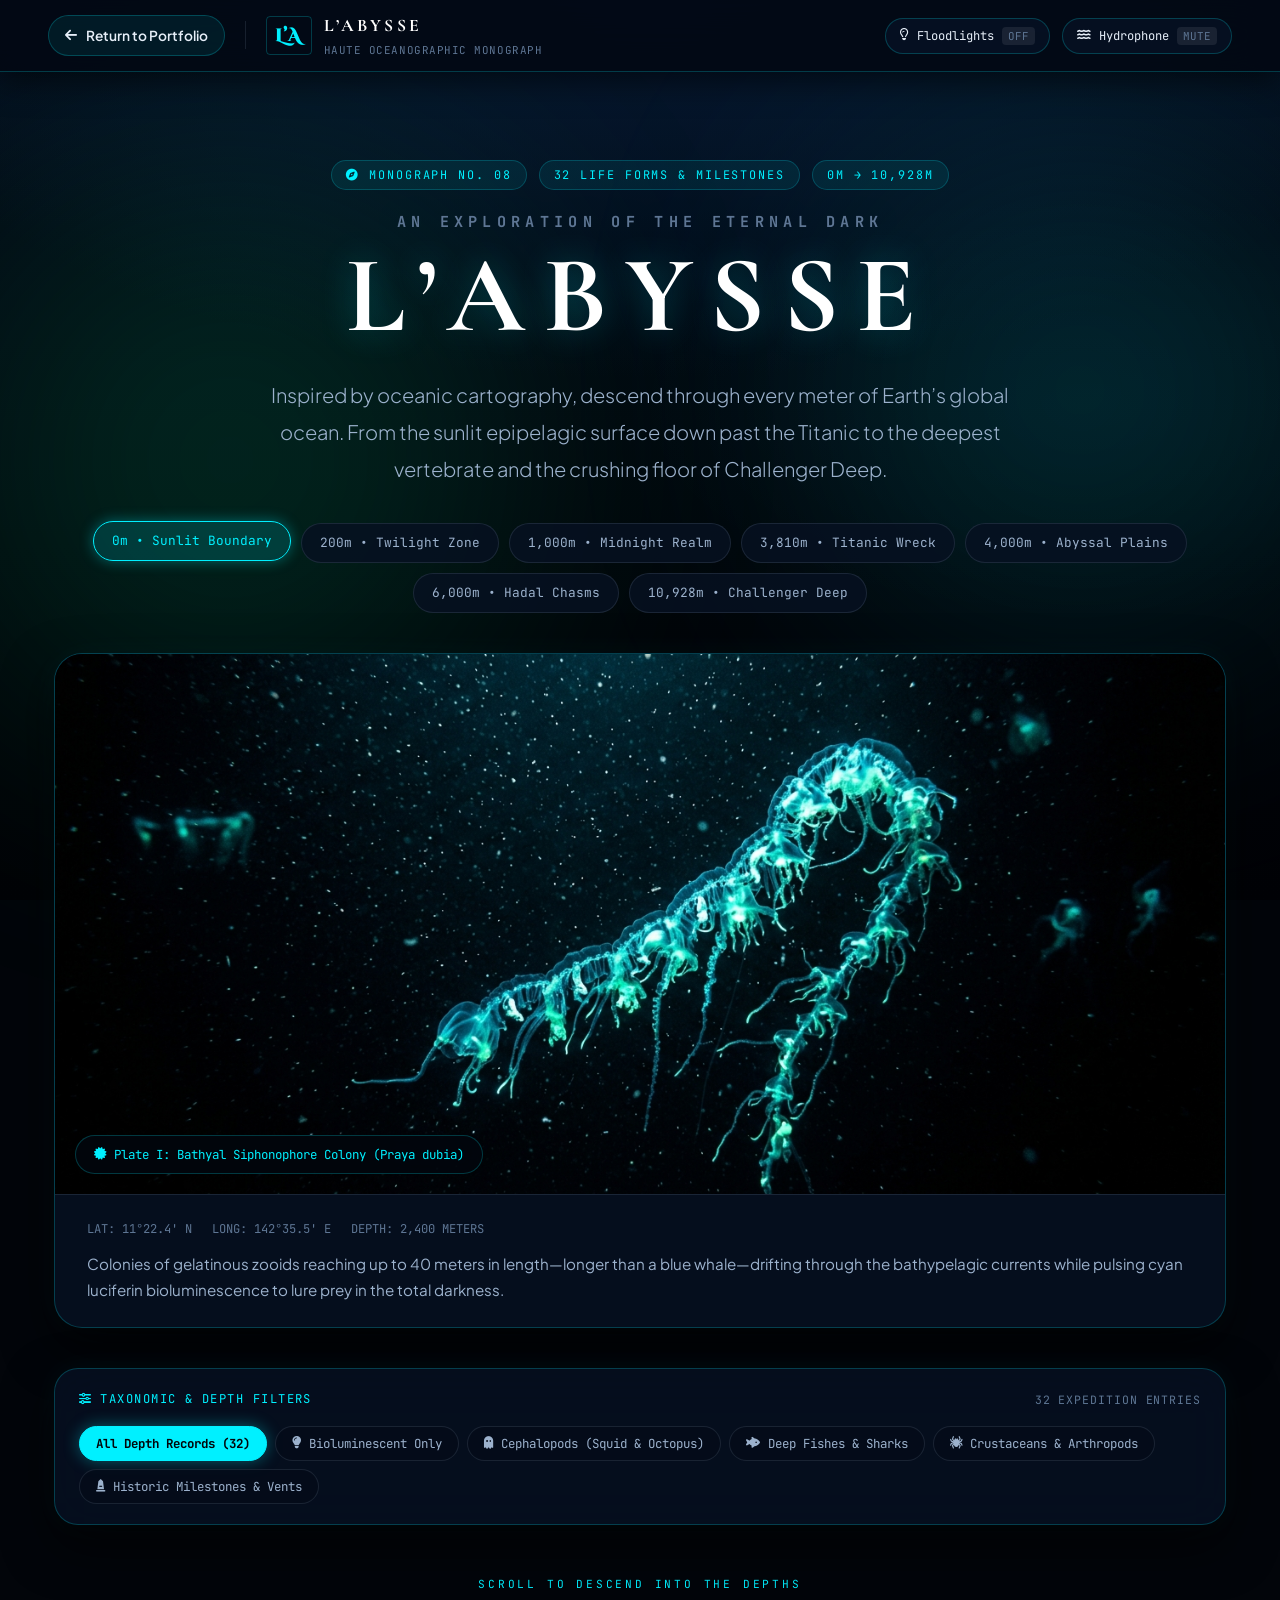
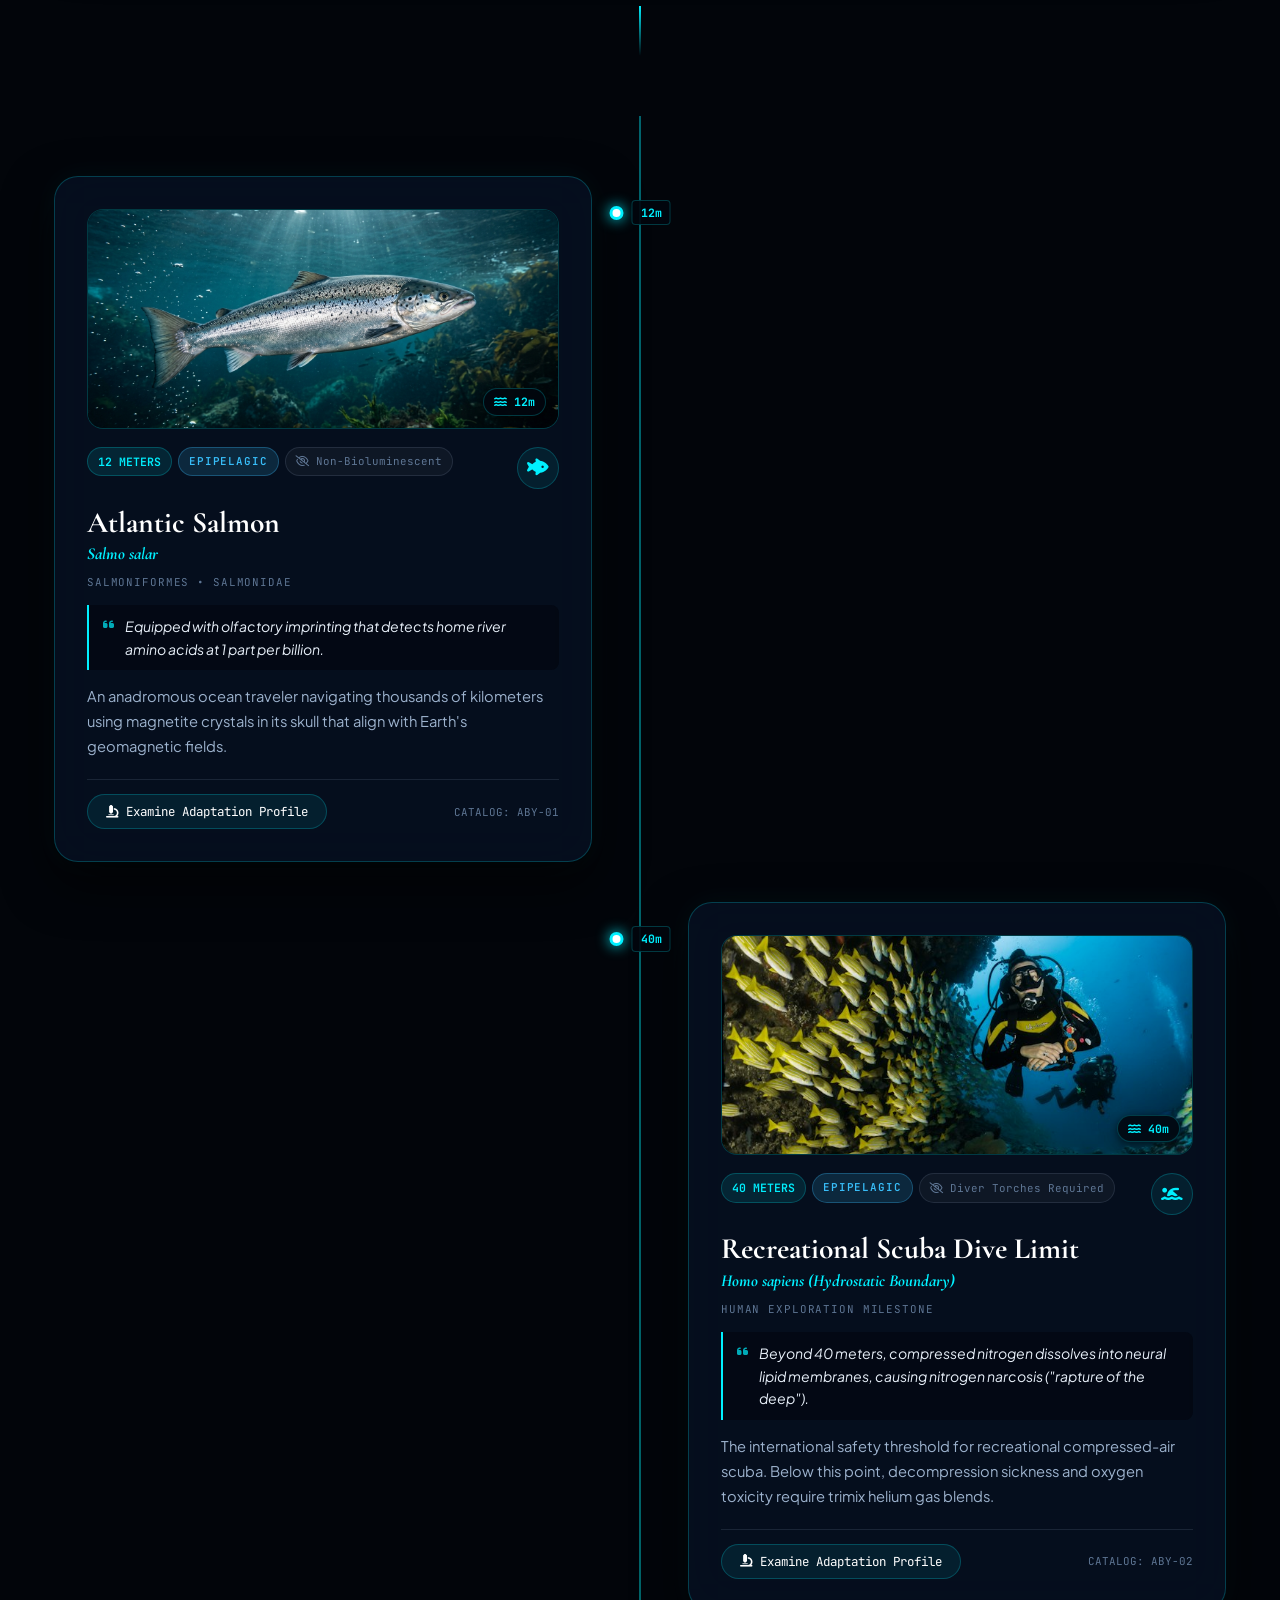
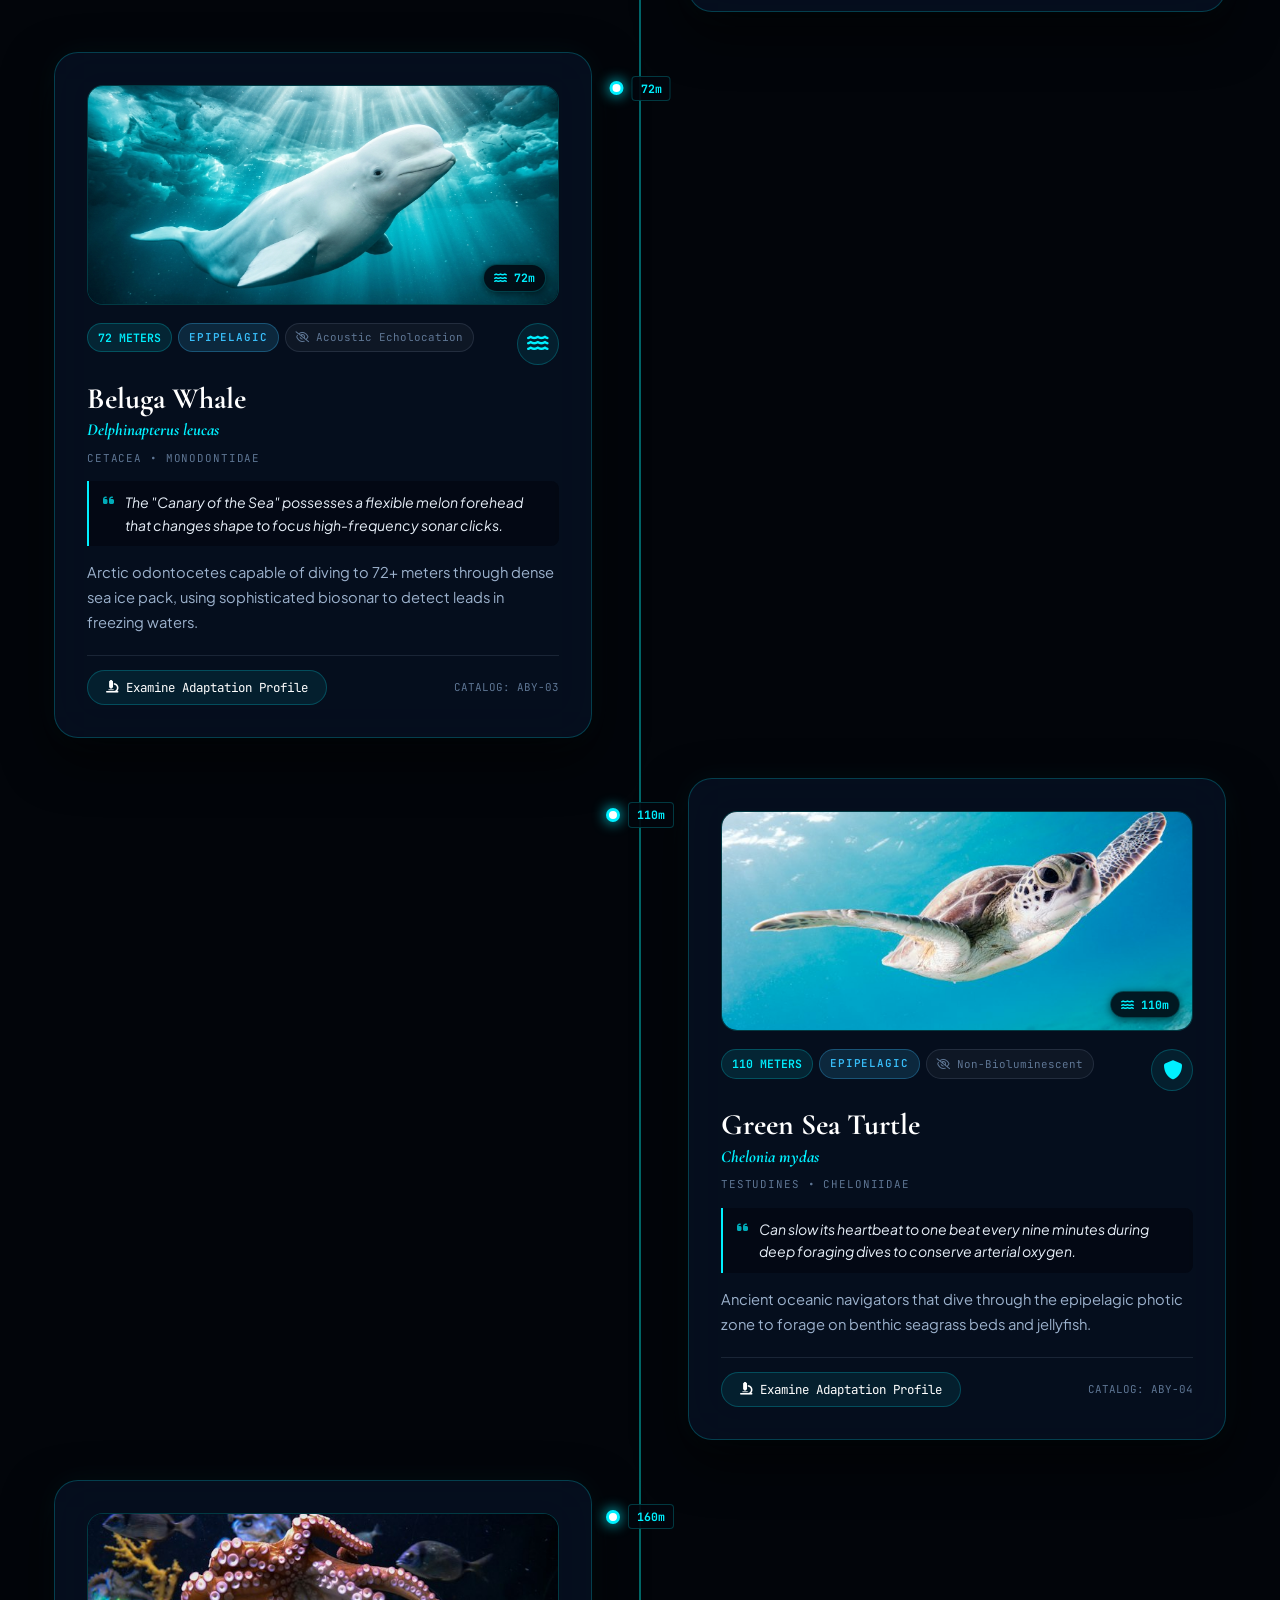
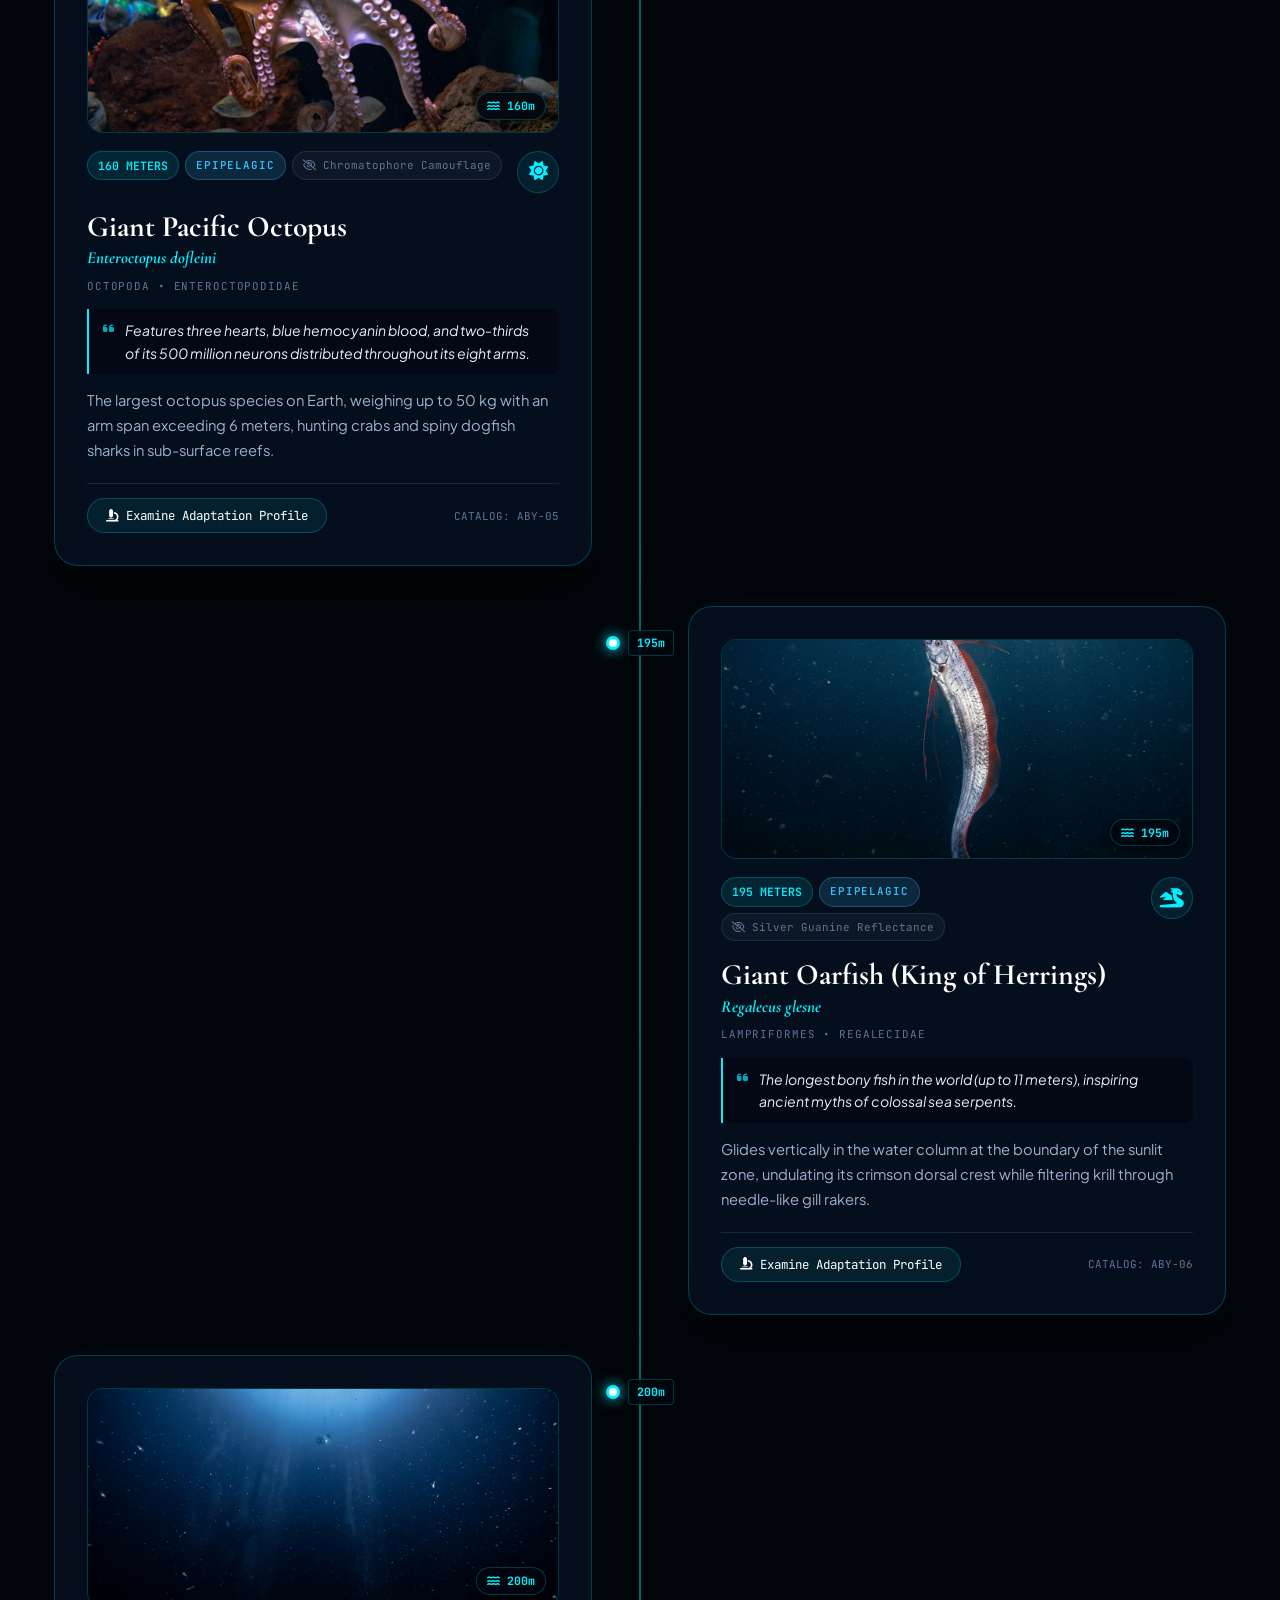
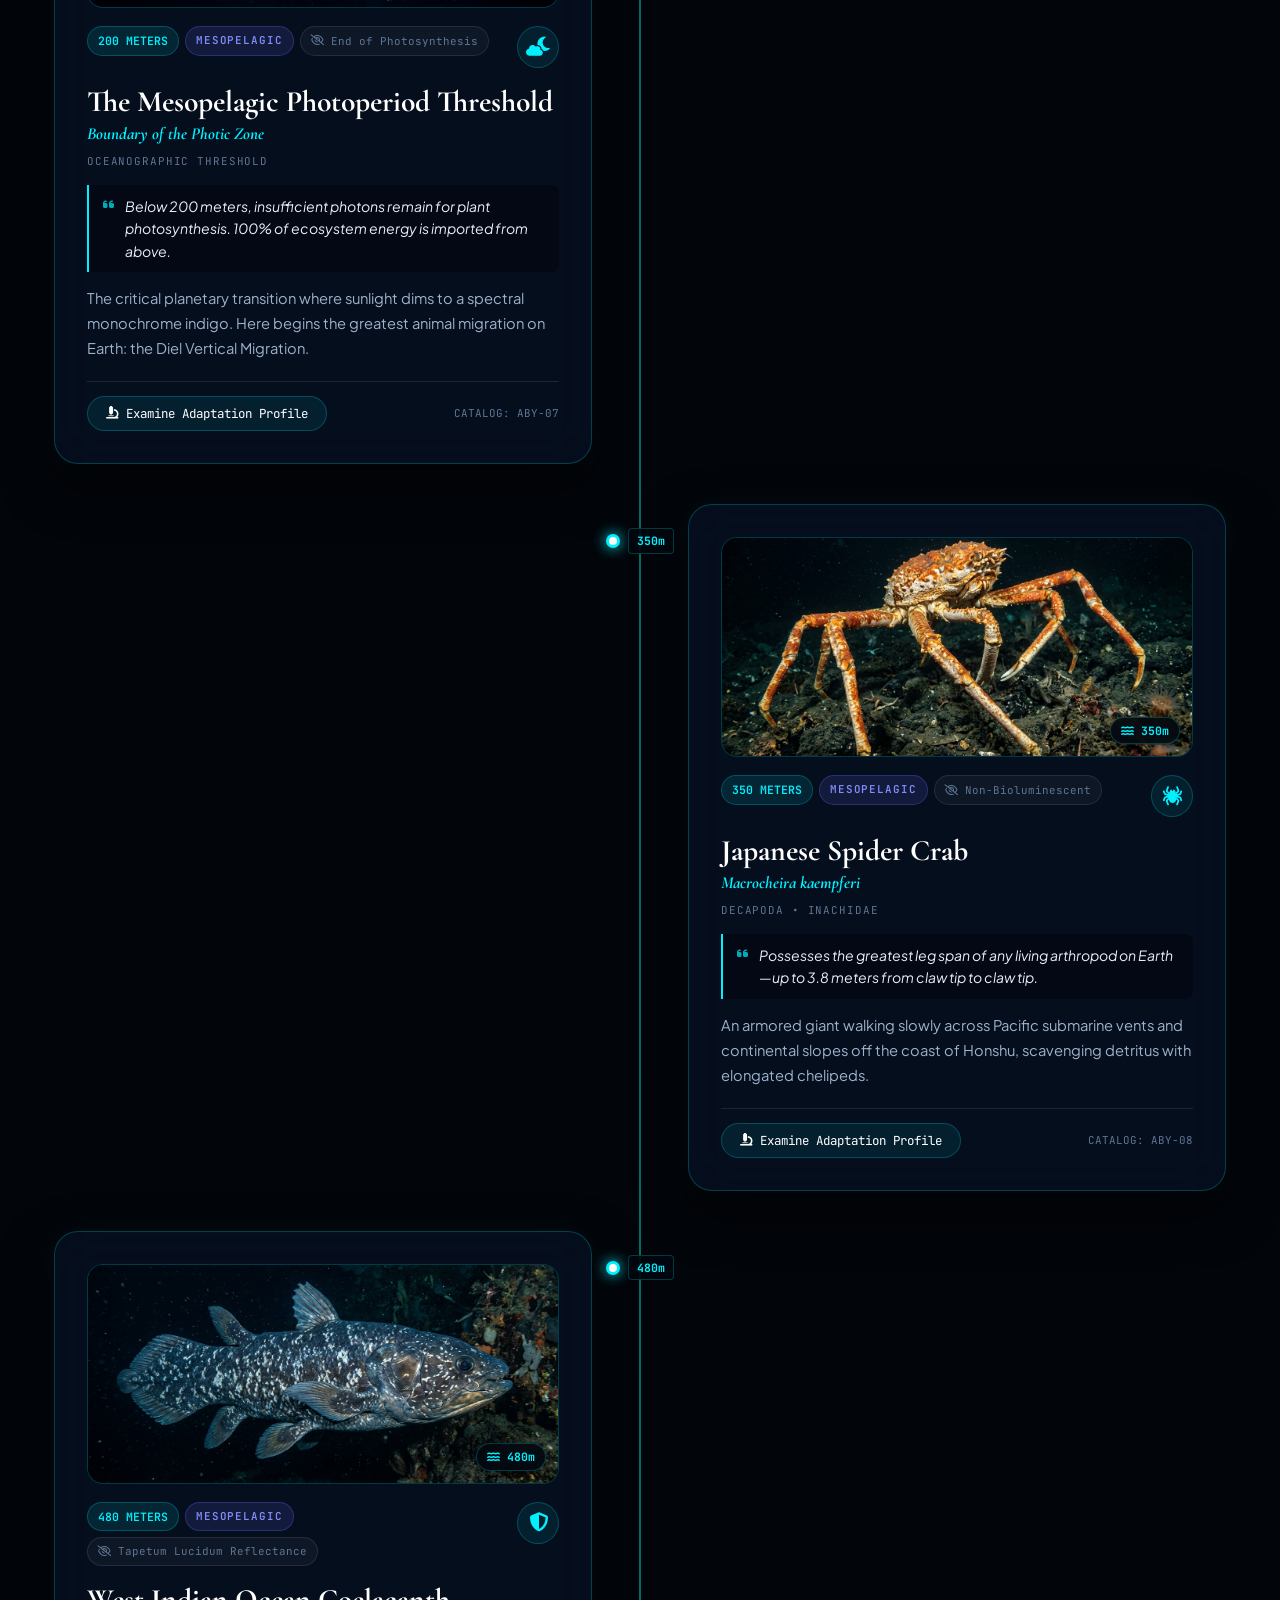
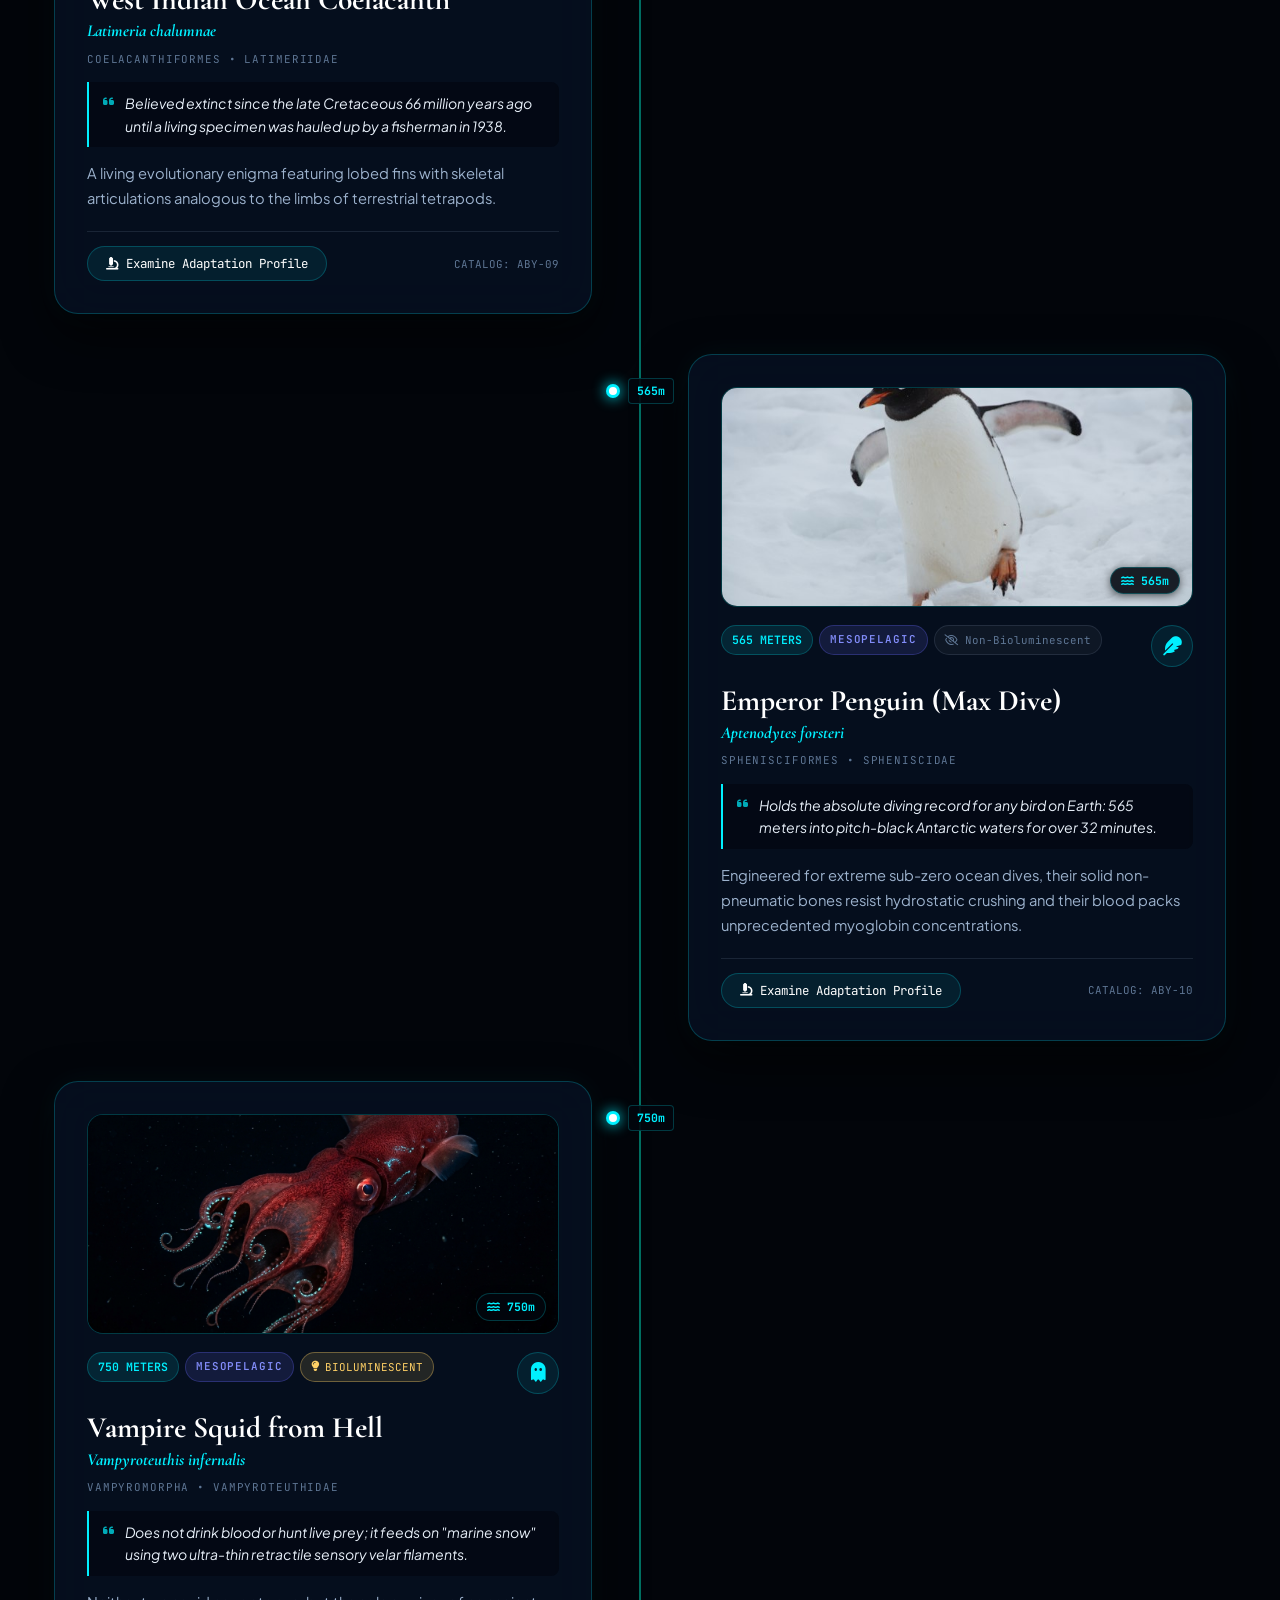
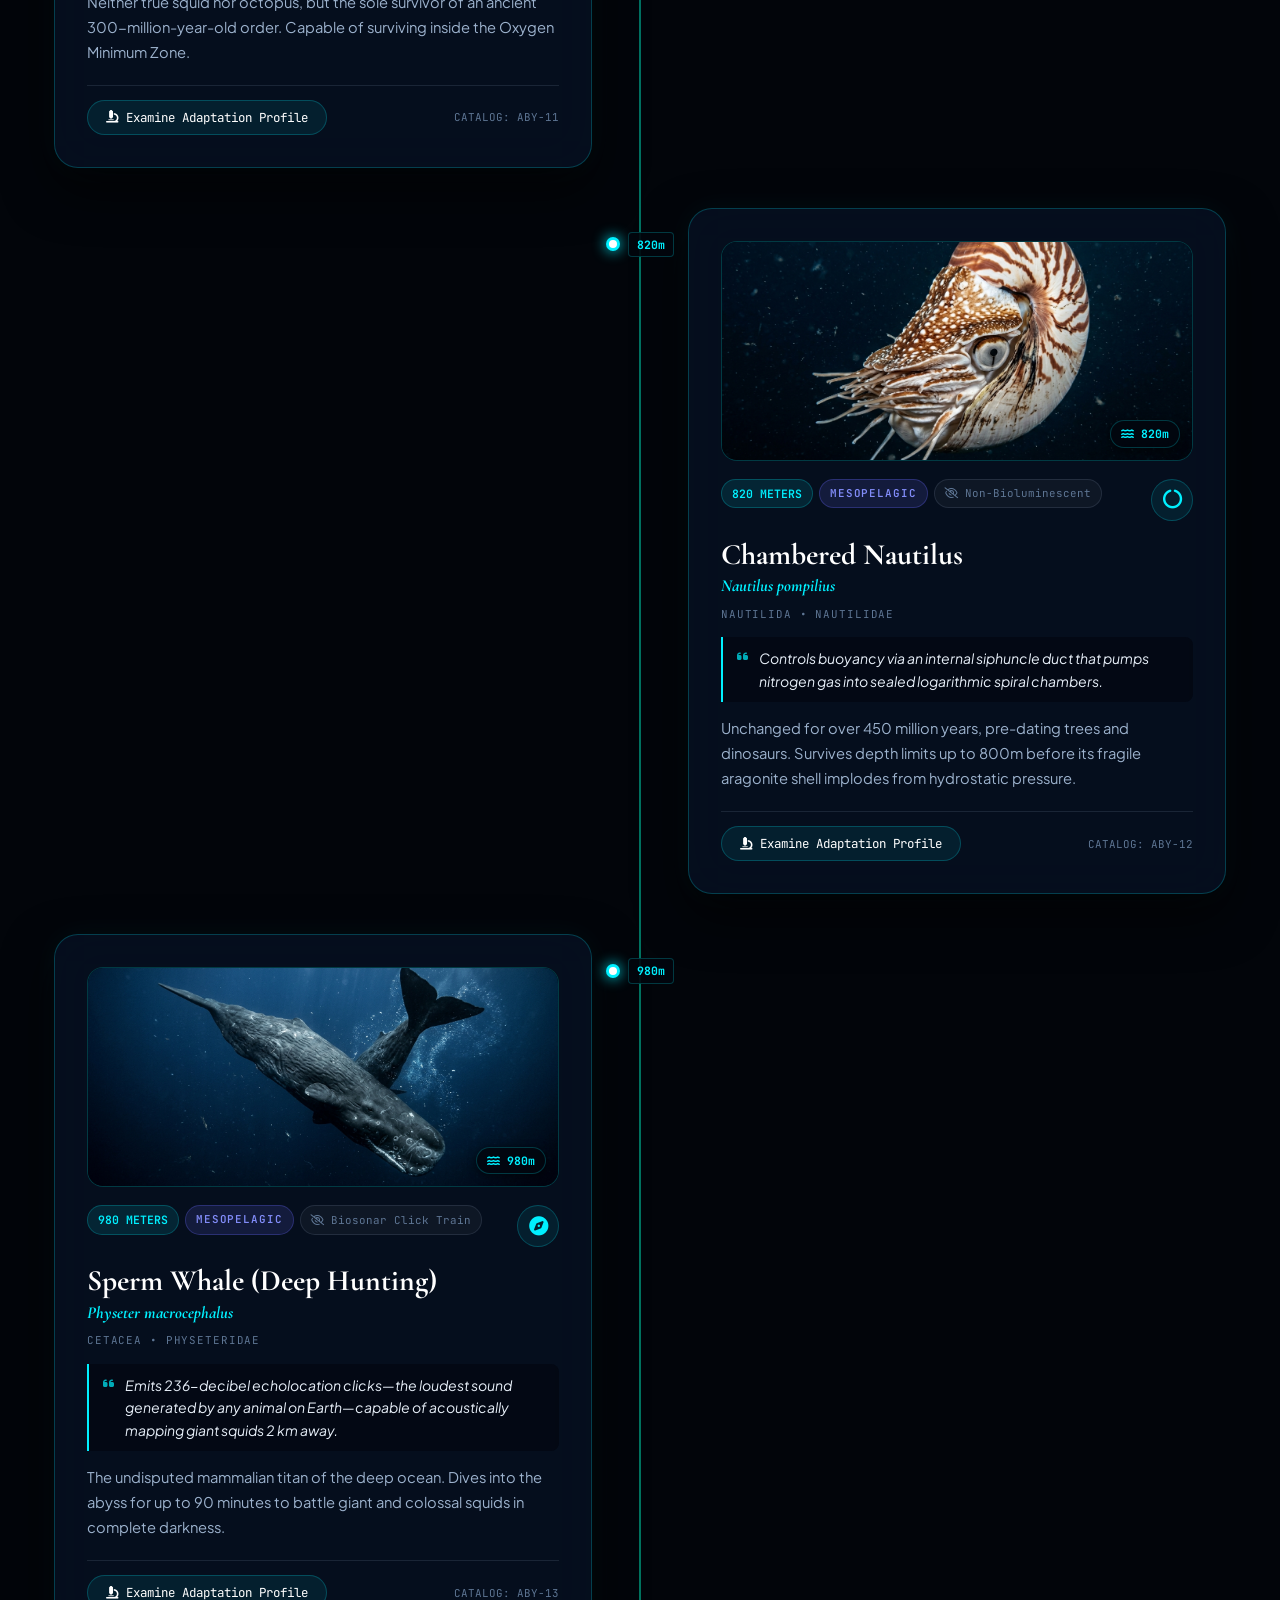
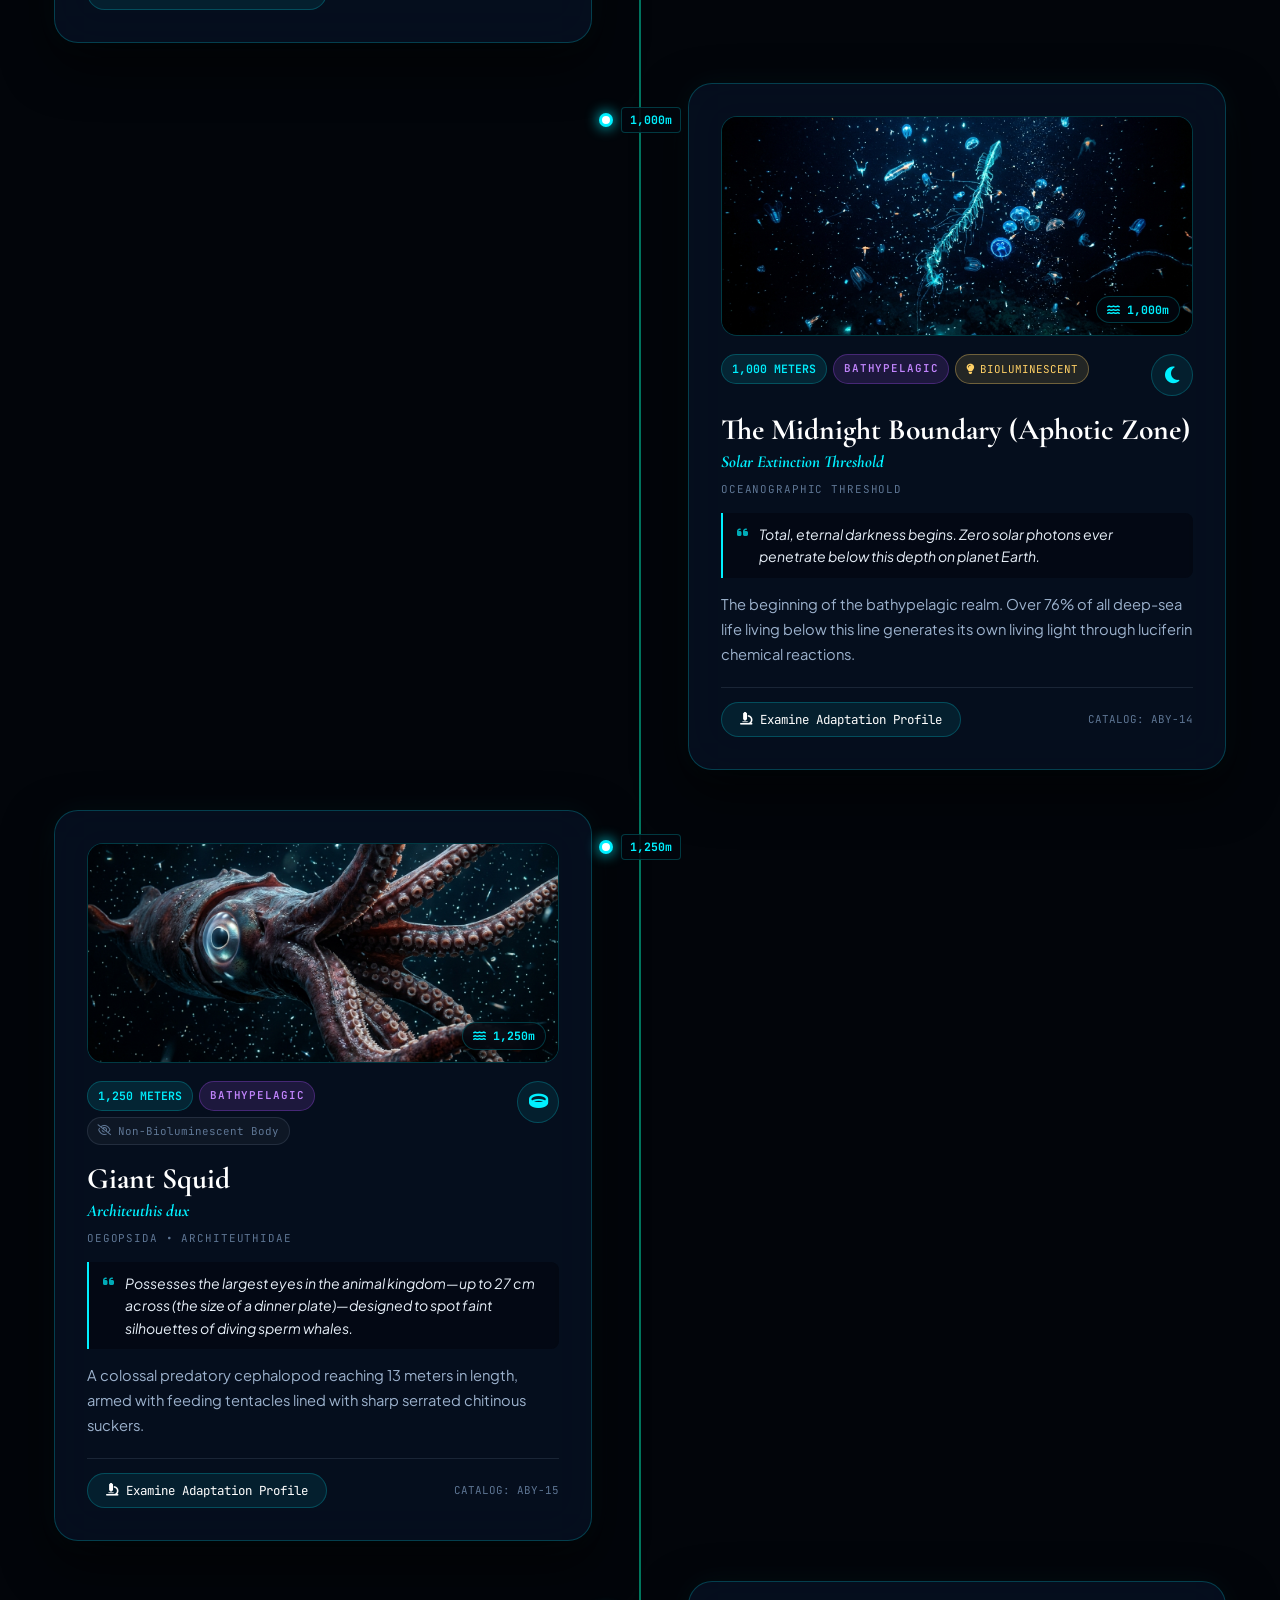
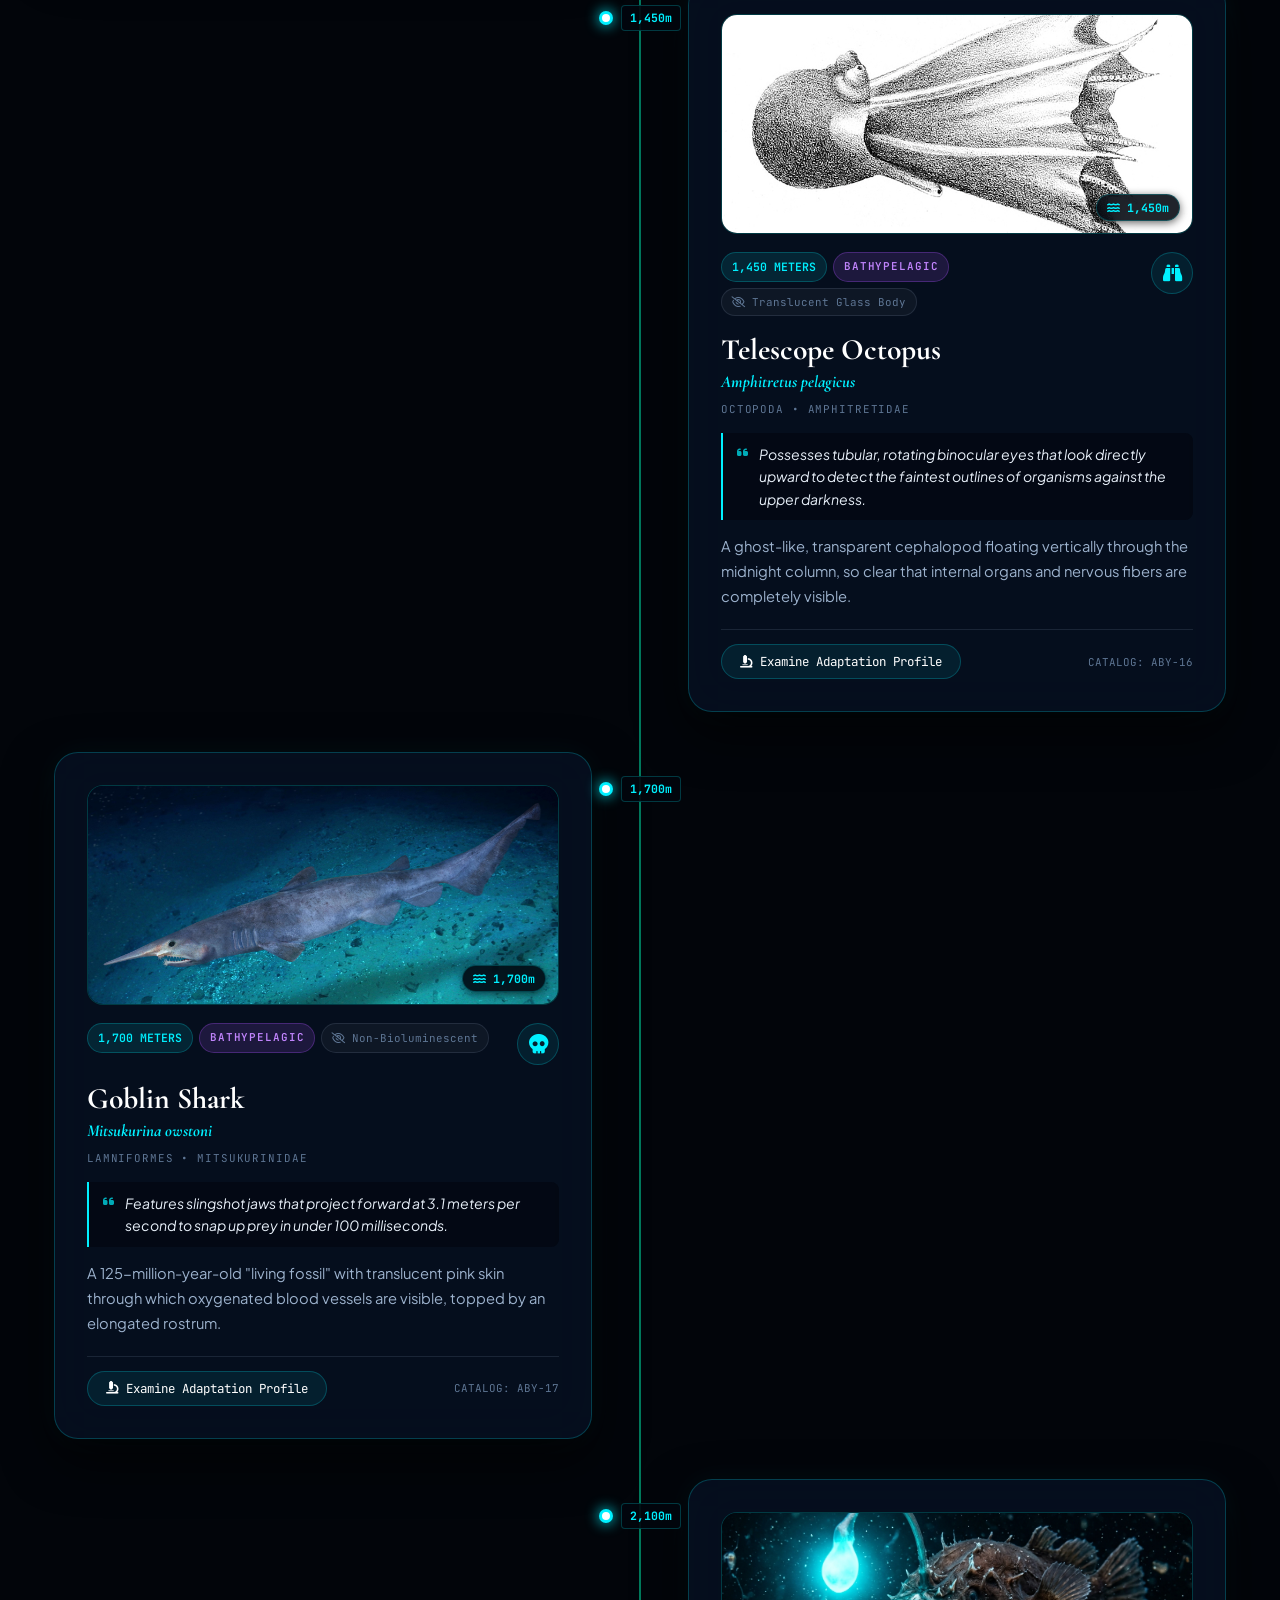
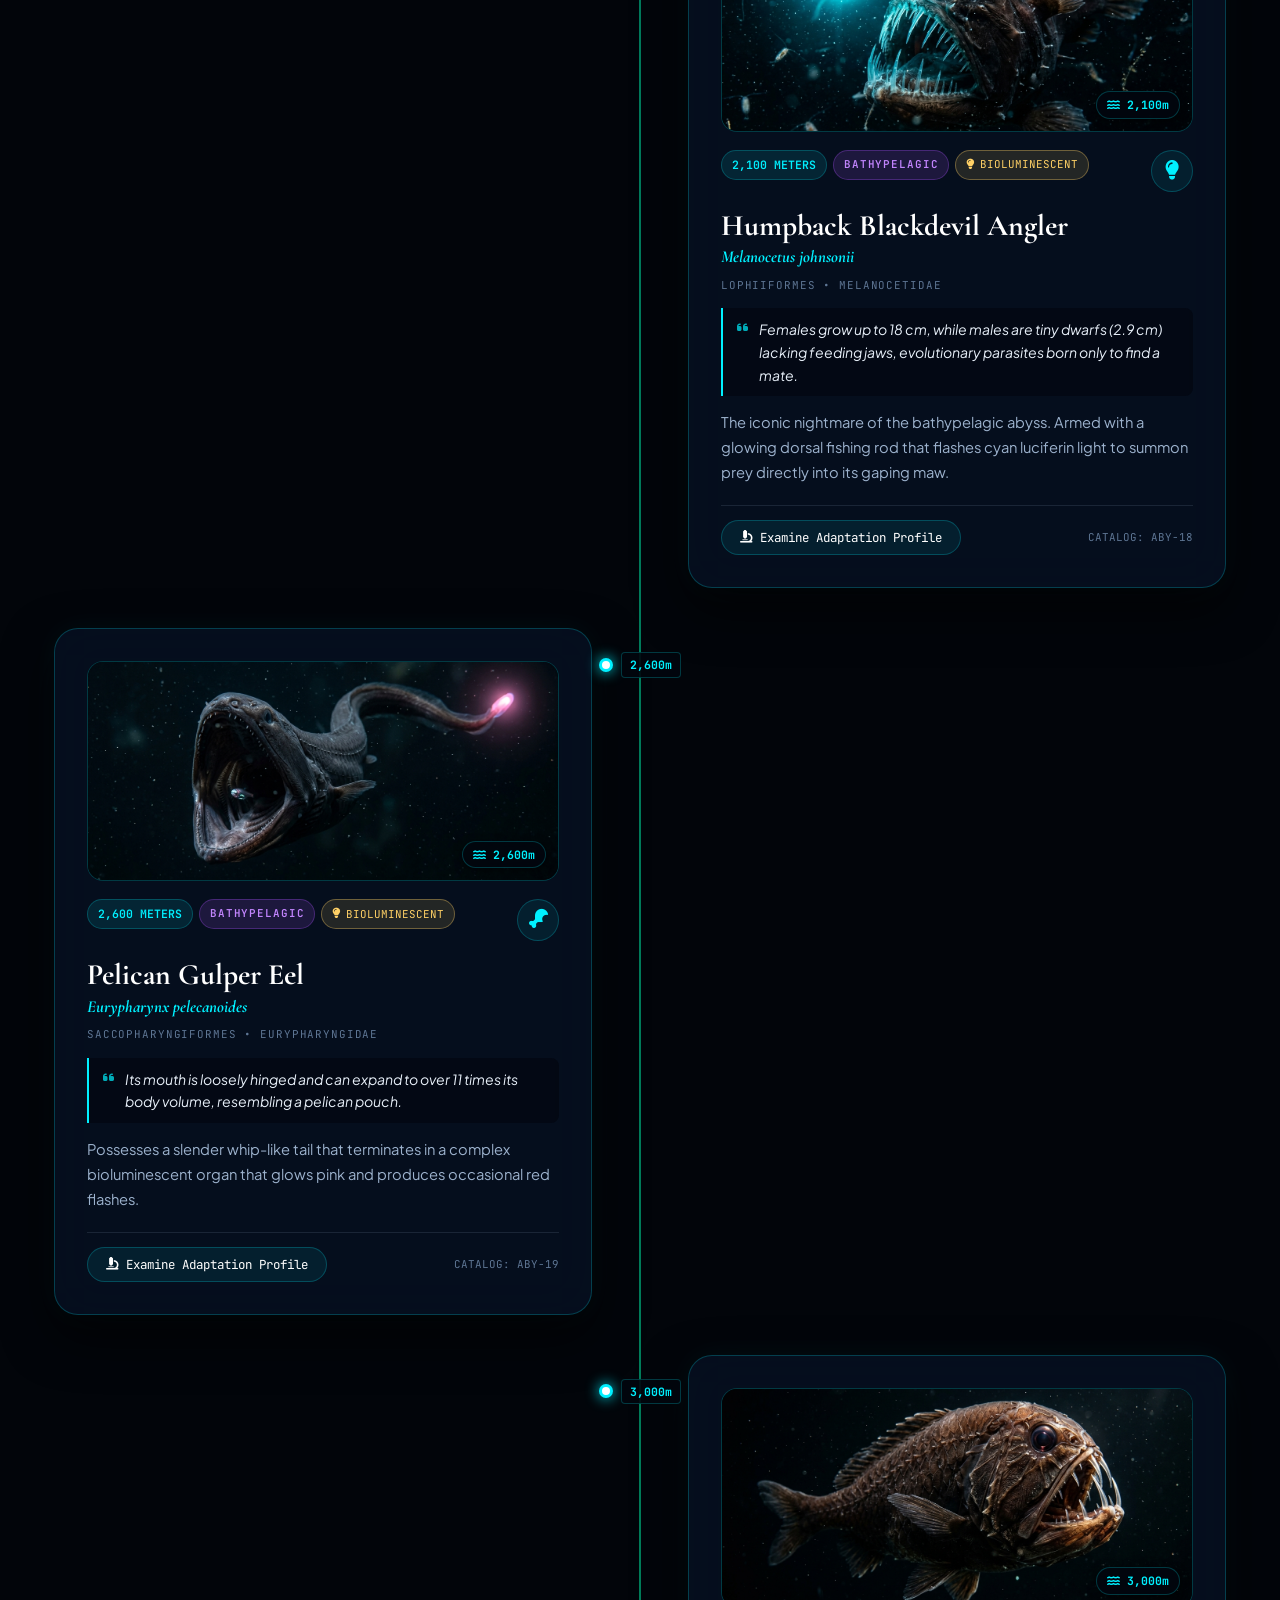
<file: Portfolio/Projects/Oceanographic exhibition/index.html>
<!doctype html>
<html lang="en">

<head>
  <meta charset="UTF-8" />
  <meta name="viewport" content="width=device-width, initial-scale=1.0" />
  <title>L'ABYSSE | The Midnight Trench — The Complete Oceanic Depth Cartography</title>
  <meta name="description"
    content="An expansive, luxury editorial deep-sea exhibition charting 32+ living creatures, geological thresholds, and bioluminescent adaptations from the surface to Challenger Deep (10,928m)." />
  <link rel="preconnect" href="https://fonts.googleapis.com" />
  <link rel="preconnect" href="https://fonts.gstatic.com" crossorigin />
  <link
    href="https://fonts.googleapis.com/css2?family=Cinzel+Decorative:wght@700;900&family=Cormorant+Garamond:ital,wght@0,400;0,600;0,700;1,400;1,600&family=JetBrains+Mono:wght@400;500;600&family=Plus+Jakarta+Sans:wght@300;400;500;600;700&display=swap"
    rel="stylesheet" />
  <link rel="stylesheet" href="https://cdnjs.cloudflare.com/ajax/libs/font-awesome/6.5.1/css/all.min.css" />
  <link rel="stylesheet" href="style.css" />
</head>

<body class="floodlight-off">
  <!-- Deep Sea Marine Snow & Bioluminescence Canvas -->
  <canvas id="marine-snow-canvas"></canvas>

  <!-- Ambient Hydrothermal Trench Glows -->
  <div class="abyss-glow glow-cyan"></div>
  <div class="abyss-glow glow-hadal"></div>

  <!-- Fixed Submersible HUD Header -->
  <header class="hud-header">
    <div class="hud-left">
      <a href="../../index.html" class="hud-back-btn" id="return-portfolio-btn">
        <i class="fa-solid fa-arrow-left"></i>
        <span>Return to Portfolio</span>
      </a>
      <div class="hud-divider"></div>
      <div class="hud-exhibition-brand">
        <span class="hud-monogram">L’A</span>
        <div class="hud-titles">
          <span class="hud-main-title">L’ABYSSE</span>
          <span class="hud-sub-title">Haute Oceanographic Monograph</span>
        </div>
      </div>
    </div>

    <div class="hud-right">
      <!-- Submersible Floodlight Control -->
      <button class="hud-control-btn" id="floodlight-toggle-btn" aria-label="Toggle Submersible Floodlights"
        title="Toggle Deep-Sea Floodlights">
        <i class="fa-regular fa-lightbulb"></i>
        <span class="btn-text">Floodlights</span>
        <span class="status-indicator" id="floodlight-indicator">OFF</span>
      </button>

      <!-- Hydrophone Audio Drone Toggle -->
      <button class="hud-control-btn" id="hydrophone-toggle-btn" aria-label="Toggle Hydrophone Ambient Sound"
        title="Toggle Sub-aquatic Hydrophone Acoustic Drone">
        <i class="fa-solid fa-water"></i>
        <span class="btn-text">Hydrophone</span>
        <span class="status-indicator" id="hydrophone-indicator">MUTE</span>
      </button>
    </div>
  </header>

  <!-- Main Exhibition Canvas & Narrative Flow -->
  <main class="exhibition-container">

    <!-- =================================================================
           HERO: THE DESCENT BEGINS
           ================================================================= -->
    <section class="exhibit-hero" id="hero-surface">
      <div class="hero-curatorial-meta">
        <span class="meta-tag"><i class="fa-solid fa-compass"></i> MONOGRAPH NO. 08</span>
        <span class="meta-tag">32 LIFE FORMS &amp; MILESTONES</span>
        <span class="meta-tag">0m &rarr; 10,928m</span>
      </div>

      <h1 class="hero-title">
        <span class="hero-pretitle">An Exploration of the Eternal Dark</span>
        L’ABYSSE
      </h1>

      <p class="hero-lead">
        Inspired by oceanic cartography, descend through every meter of Earth’s global ocean. From the sunlit epipelagic
        surface down past the Titanic to the deepest vertebrate and the crushing floor of Challenger Deep.
      </p>

      <!-- Quick Depth Jump Navigation -->
      <nav class="zone-nav-chips" aria-label="Jump to oceanic depth tier">
        <a href="#specimen-atlantic-salmon" class="zone-chip active">0m • Sunlit Boundary</a>
        <a href="#specimen-twilight-boundary" class="zone-chip">200m • Twilight Zone</a>
        <a href="#specimen-midnight-point" class="zone-chip">1,000m • Midnight Realm</a>
        <a href="#specimen-titanic-wreck" class="zone-chip">3,810m • Titanic Wreck</a>
        <a href="#specimen-abyssal-plain-start" class="zone-chip">4,000m • Abyssal Plains</a>
        <a href="#specimen-hadal-trench-entry" class="zone-chip">6,000m • Hadal Chasms</a>
        <a href="#specimen-challenger-deep" class="zone-chip">10,928m • Challenger Deep</a>
      </nav>

      <!-- Hero Feature Plate: Siphonophore Colony -->
      <div class="hero-plate-card">
        <div class="hero-image-wrap">
          <img src="assets/hero-siphonophore.jpg"
            alt="Deep Sea Siphonophore emitting cyan bioluminescence in pitch black waters" class="hero-img"
            loading="eager" />
          <div class="hero-img-badge">
            <i class="fa-solid fa-certificate"></i>
            <span>Plate I: Bathyal Siphonophore Colony (Praya dubia)</span>
          </div>
        </div>
        <div class="hero-plate-caption">
          <div class="plate-coordinates">
            <span>LAT: 11°22.4' N</span>
            <span>LONG: 142°35.5' E</span>
            <span>DEPTH: 2,400 METERS</span>
          </div>
          <p>
            Colonies of gelatinous zooids reaching up to 40 meters in length—longer than a blue whale—drifting through
            the bathypelagic currents while pulsing cyan luciferin bioluminescence to lure prey in the total darkness.
          </p>
        </div>
      </div>

      <!-- Filter & Taxa Controller Console -->
      <div class="life-filter-console glass-panel">
        <div class="filter-header">
          <span class="filter-title"><i class="fa-solid fa-sliders"></i> TAXONOMIC &amp; DEPTH FILTERS</span>
          <span class="filter-counter">32 EXPEDITION ENTRIES</span>
        </div>
        <div class="filter-buttons-row">
          <button class="life-filter-btn active" data-category="all">All Depth Records (32)</button>
          <button class="life-filter-btn" data-category="bioluminescent"><i class="fa-solid fa-lightbulb"></i>
            Bioluminescent Only</button>
          <button class="life-filter-btn" data-category="cephalopod"><i class="fa-solid fa-ghost"></i> Cephalopods
            (Squid &amp; Octopus)</button>
          <button class="life-filter-btn" data-category="fish"><i class="fa-solid fa-fish-fins"></i> Deep Fishes &amp;
            Sharks</button>
          <button class="life-filter-btn" data-category="crustacean"><i class="fa-solid fa-spider"></i> Crustaceans
            &amp; Arthropods</button>
          <button class="life-filter-btn" data-category="milestone"><i class="fa-solid fa-monument"></i> Historic
            Milestones &amp; Vents</button>
        </div>
      </div>

      <div class="scroll-cue">
        <span class="scroll-cue-text">SCROLL TO DESCEND INTO THE DEPTHS</span>
        <div class="scroll-cue-line"></div>
      </div>
    </section>

    <!-- =================================================================
           CONTINUOUS OCEANIC DEPTH TIMELINE (0m TO 10,928m)
           All 32 creatures and milestones rendered here
           ================================================================= -->
    <section class="deep-sea-timeline-wrapper">
      <div class="timeline-central-spine"></div>
      <div class="timeline-items-flow" id="deep-sea-timeline-container">
        <!-- Dynamically populated by script.js -->
      </div>
    </section>

    <!-- =================================================================
           HADAL SUBDUCTION CONSOLE (CHALLENGER DEEP FINALE)
           ================================================================= -->
    <section class="ocean-zone-section" id="hadal-terminal-breakdown" data-zone="HADOPELAGIC" data-depth="10928">
      <div class="hadal-console-card glass-panel">
        <div class="hadal-grid">
          <div class="hadal-data-col">
            <div class="chasm-terminal-header">
              <span class="status-blip"></span>
              <span>CHALLENGER DEEP SOUNDING • SONAR BATHYMETRY TERMINUS</span>
            </div>
            <h3 class="chasm-title">The Terminal Chasm (10,928m)</h3>
            <p class="chasm-text">
              At the base of the Mariana Trench, the Pacific Plate is pushed beneath the Mariana Plate. At 10,928
              meters, water density is increased by 5 percent due to extreme compressive force. Ordinary vertebrate
              enzymes would disintegrate without high concentrations of TMAO (trimethylamine N-oxide), the biological
              osmolyte that stabilizes cellular proteins against crushing barometric collapse.
            </p>

            <div class="extremophile-chips">
              <div class="ext-chip">
                <i class="fa-solid fa-dna"></i>
                <div>
                  <strong>Piezophiles</strong>
                  <span>Enzymes optimized solely for &gt;1000 atm pressure</span>
                </div>
              </div>
              <div class="ext-chip">
                <i class="fa-solid fa-gem"></i>
                <div>
                  <strong>Mariana Snailfish (8,178m)</strong>
                  <span>The deepest living vertebrate on planet Earth</span>
                </div>
              </div>
              <div class="ext-chip">
                <i class="fa-solid fa-shield"></i>
                <div>
                  <strong>Aluminum Amphipod Shells</strong>
                  <span>Hirondellea gigas armor bio-synthesized from sediment clay</span>
                </div>
              </div>
            </div>
          </div>

          <div class="hadal-gauge-col">
            <div class="gauge-display-circle">
              <div class="circle-inner">
                <span class="circle-label">MAX PRESSURE</span>
                <span class="circle-val">1,093</span>
                <span class="circle-unit">BAR</span>
                <span class="circle-sub">15,850 PSI</span>
              </div>
            </div>
            <div class="chasm-elevation-graph">
              <div class="trench-profile-wireframe">
                <svg viewBox="0 0 400 180" class="trench-svg">
                  <path d="M 0 20 L 100 35 L 170 110 L 200 170 L 230 110 L 300 35 L 400 20" fill="none"
                    stroke="rgba(0, 240, 255, 0.4)" stroke-width="2"></path>
                  <line x1="200" y1="0" x2="200" y2="170" stroke="rgba(0, 255, 163, 0.6)" stroke-dasharray="3,3"
                    stroke-width="1.5"></line>
                  <circle cx="200" cy="170" r="5" fill="#00ffa3" class="ping-circle"></circle>
                  <text x="208" y="165" fill="#00ffa3" font-family="'JetBrains Mono', monospace"
                    font-size="11">10,928m</text>
                  <text x="20" y="32" fill="#718096" font-family="'JetBrains Mono', monospace" font-size="9">Abyssal
                    Floor (4000m)</text>
                </svg>
              </div>
            </div>
          </div>
        </div>
      </div>
    </section>

    <!-- =================================================================
           EPILOGUE: CURATORIAL MANIFESTO & RETURN
           ================================================================= -->
    <section class="exhibit-epilogue">
      <div class="epilogue-panel glass-panel">
        <div class="epilogue-icon">
          <i class="fa-solid fa-anchor"></i>
        </div>
        <h2 class="epilogue-heading">The Frontier Yet Unmapped</h2>
        <p class="epilogue-text">
          We possess higher resolution maps of the topography of Mars and Venus than the floor of our own global ocean.
          Every expedition to the abyssal trenches reveals species whose cellular mechanics redefine our understanding
          of biology and the limits of life in the cosmos.
        </p>
        <div class="epilogue-actions">
          <a href="../../index.html" class="btn-portfolio-glow">
            <i class="fa-solid fa-arrow-left"></i>
            <span>Return to Portfolio</span>
          </a>
          <button class="btn-secondary-glow" onclick="window.scrollTo({top: 0, behavior: 'smooth'})">
            <i class="fa-solid fa-arrow-up"></i>
            <span>Ascend to Surface (0m)</span>
          </button>
        </div>
      </div>

      <footer class="exhibition-footer">
        <div class="footer-meta-brand">
          <span>L’ABYSSE • HAUTE OCEANOGRAPHIC EXHIBITION</span>
          <span>DESIGNED &amp; ENGINEERED BY <a href="../../index.html">INTEKHAB ALAM CHOWDHURY</a></span>
        </div>
        <div class="footer-fine-print">
          Data curated from NOAA Ocean Exploration, MBARI, HADES (Hadal Ecosystem Studies), and Challenger Deep
          Bathymetric Surveys.
        </div>
      </footer>
    </section>

  </main>

  <!-- =================================================================
         INTERACTIVE SPECIMEN ANATOMY MODAL
         ================================================================= -->
  <div class="specimen-modal-backdrop" id="specimen-modal" aria-hidden="true" role="dialog">
    <div class="specimen-modal-card glass-panel" role="document">
      <button class="modal-close-btn" onclick="closeSpecimenModal()" aria-label="Close inspection modal">
        <i class="fa-solid fa-xmark"></i>
      </button>

      <div class="modal-content-grid">
        <div class="modal-visual-pane">
          <img src="assets/hero-siphonophore.jpg" alt="Specimen Inspection" id="modal-specimen-img" class="modal-img" />
          <div class="modal-tag-row">
            <span class="modal-depth-badge" id="modal-specimen-depth">DEPTH: --</span>
            <span class="modal-lum-badge" id="modal-specimen-lum">BIOLUMINESCENCE</span>
          </div>
        </div>

        <div class="modal-data-pane">
          <div class="modal-rank" id="modal-specimen-order">TAXONOMIC RANK</div>
          <h3 class="modal-title" id="modal-specimen-name">Specimen Name</h3>
          <h4 class="modal-latin" id="modal-specimen-latin">Scientific Name</h4>
          <p class="modal-desc" id="modal-specimen-desc">Detailed biological analysis...</p>

          <div class="modal-breakdown-box">
            <div class="breakdown-title"><i class="fa-solid fa-dna"></i> ADAPTATION MECHANICS</div>
            <ul class="breakdown-list" id="modal-specimen-list">
              <!-- Dynamically populated -->
            </ul>
          </div>

          <div class="modal-footer-meta">
            <span id="modal-specimen-spec">SPECIMEN ID: ABY-01</span>
            <button class="modal-action-btn" onclick="closeSpecimenModal()">Close Examination</button>
          </div>
        </div>
      </div>
    </div>
  </div>

  <!-- Application Script -->
  <script src="script.js"></script>
</body>

</html>
</file>
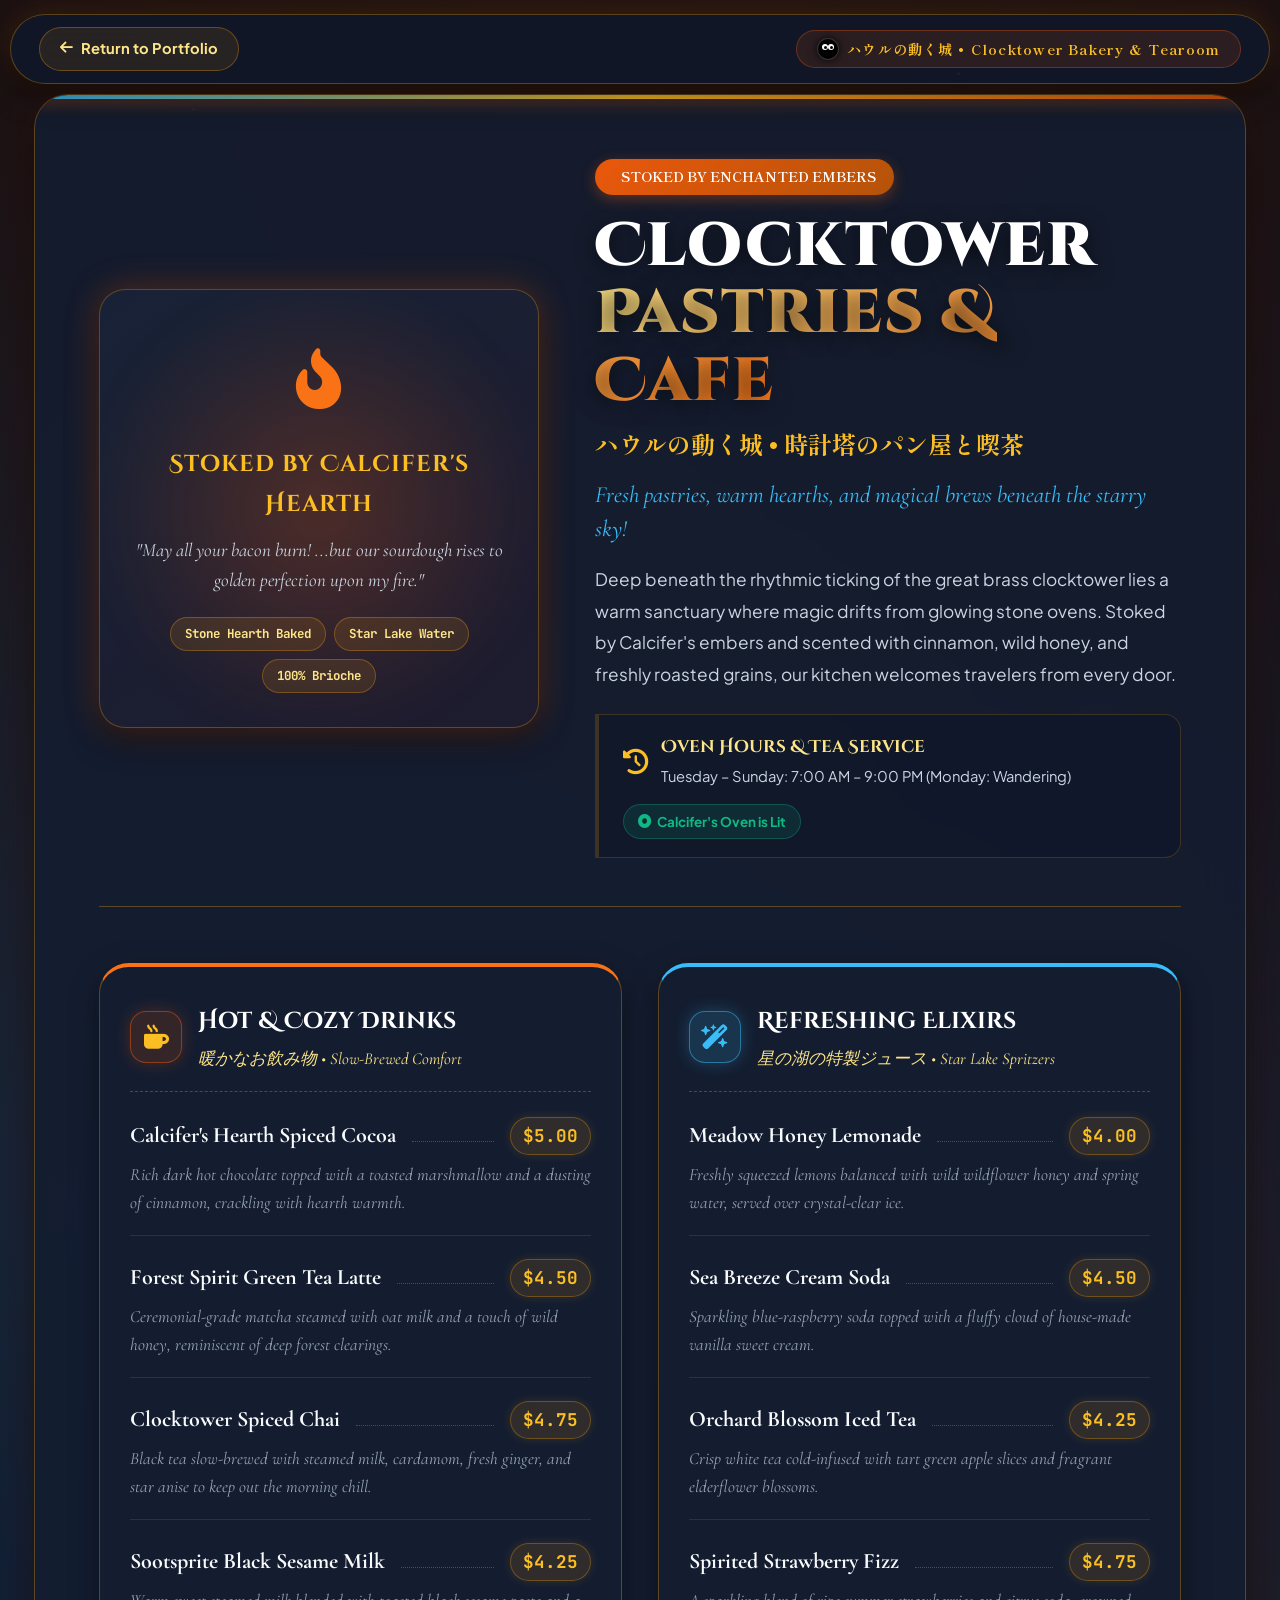
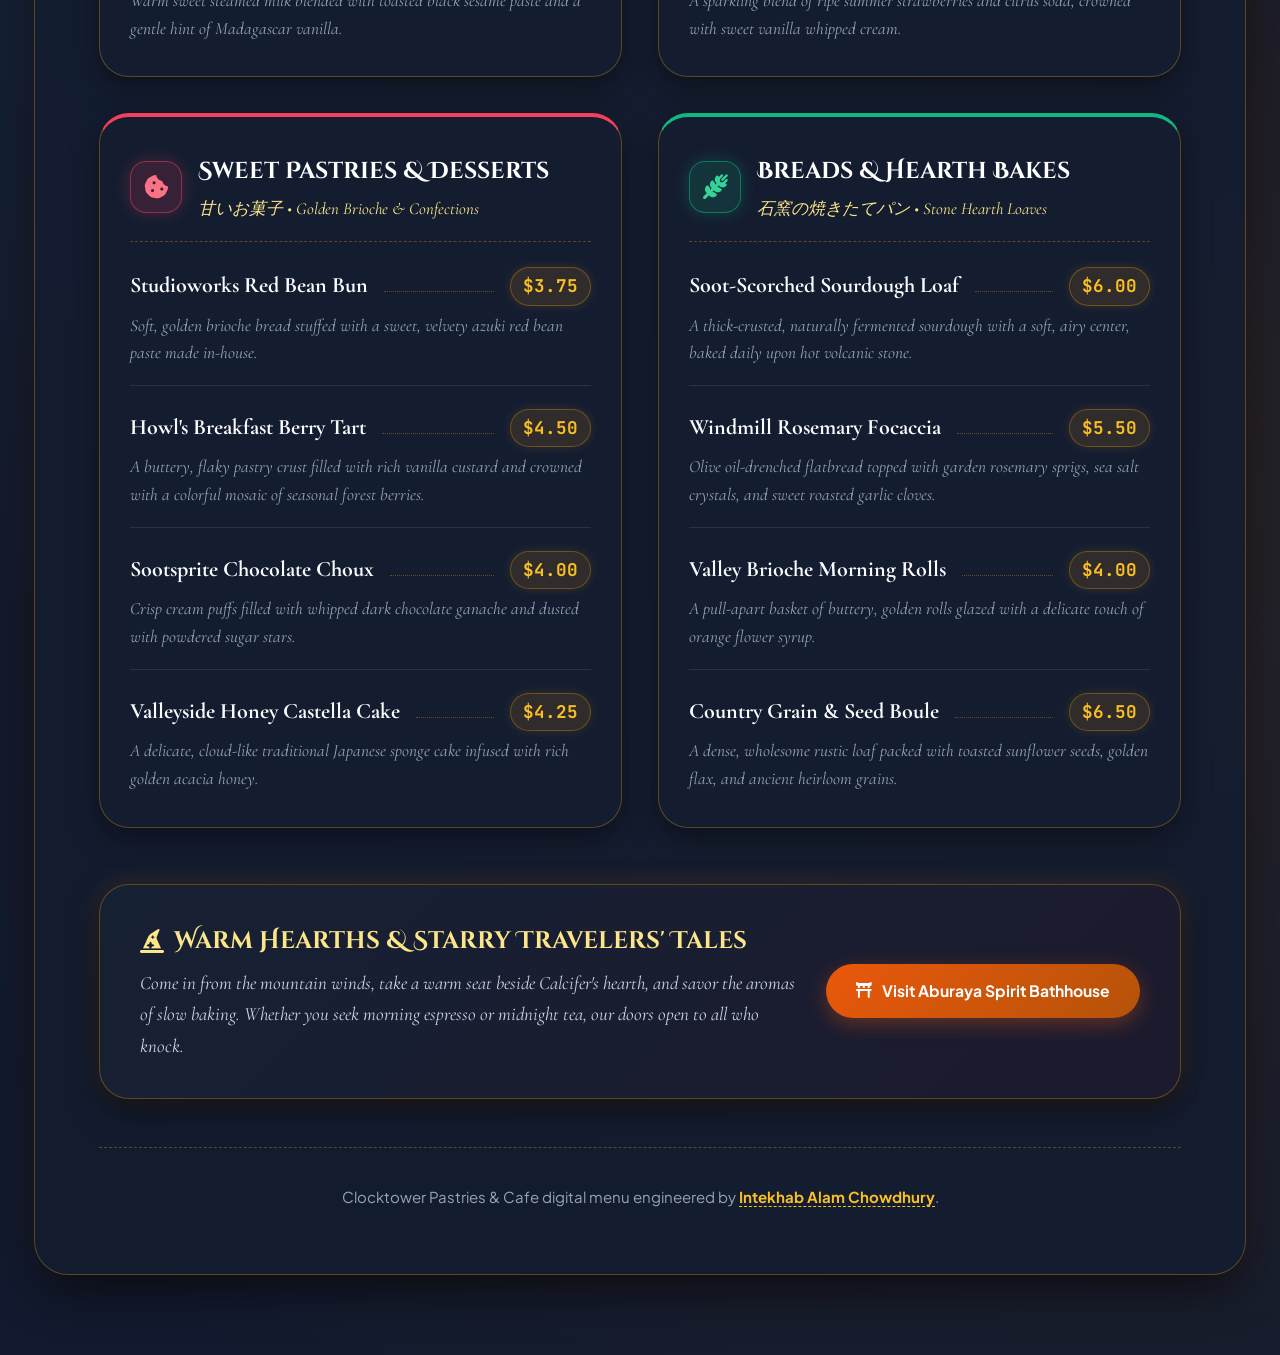
<file: Portfolio/Projects/Restaurant menu site/index.html>
<!doctype html>
<html lang="en">
  <head>
    <meta charset="UTF-8" />
    <meta name="viewport" content="width=device-width, initial-scale=1.0" />
    <title>Clocktower Pastries & Cafe | Howl's Moving Castle & Calcifer's Hearth Menu</title>
    <meta
      name="description"
      content="An enchanted Studio Ghibli dining experience inspired by Howl's Moving Castle and Calcifer's hearth. Artisanal bakery loaves, warm elixirs, and magical confections."
    />
    <link rel="stylesheet" href="style.css" />
    <link
      rel="stylesheet"
      href="https://cdnjs.cloudflare.com/ajax/libs/font-awesome/6.5.1/css/all.min.css"
    />
  </head>
  <body>
    <!-- Twinkling Night Stars & Rising Calcifer Embers Backdrop -->
    <div class="stars-backdrop">
      <div class="star-point s1"></div>
      <div class="star-point s2"></div>
      <div class="star-point s3"></div>
      <div class="star-point s4"></div>
      <div class="star-point s5"></div>
      <div class="star-point s6"></div>
      <div class="ember-spark e1"></div>
      <div class="ember-spark e2"></div>
      <div class="ember-spark e3"></div>
    </div>

    <!-- Navigation Header -->
    <nav class="cafe-nav">
      <a href="../../index.html" class="back-link">
        <i class="fa-solid fa-arrow-left"></i> Return to Portfolio
      </a>
      <div class="cafe-tag-pill">
        <span class="soot-sprite"><span class="pupil-l"></span><span class="pupil-r"></span></span>
        ハウルの動く城 • Clocktower Bakery & Tearoom
      </div>
    </nav>

    <!-- Expansive Main Content Wrapper (1260px) -->
    <div class="cafe-wrapper">
      <div class="menu-grand-card">

        <!-- Split-Screen Howl's Castle & Calcifer Hero -->
        <header class="hero-split-grid">
          <!-- Left Column: Calcifer Fireplace Card -->
          <div class="hero-visual-col">
            <div class="hearth-card-box">
              <div class="hearth-inner">
                <div class="hearth-flame-icon">
                  <i class="fa-solid fa-fire-flame-curved"></i>
                </div>
                <h3 class="hearth-title">Stoked by Calcifer's Hearth</h3>
                <p class="hearth-text">
                  "May all your bacon burn! ...but our sourdough rises to golden perfection upon my fire."
                </p>
                <div class="hearth-badges-row">
                  <span class="hearth-badge">Stone Hearth Baked</span>
                  <span class="hearth-badge">Star Lake Water</span>
                  <span class="hearth-badge">100% Brioche</span>
                </div>
              </div>
            </div>
          </div>

          <!-- Right Column: Title, Narrative & Clocktower Hours -->
          <div class="hero-content-col">
            <div class="cafe-est-badge">
              <i class="fa-solid fa-sparkles"></i> STOKED BY ENCHANTED EMBERS
            </div>
            <h1 class="cafe-main-title">Clocktower <span>Pastries & Cafe</span></h1>
            <div class="cafe-jp-sub">ハウルの動く城 • 時計塔のパン屋と喫茶</div>
            <div class="cafe-tagline">
              Fresh pastries, warm hearths, and magical brews beneath the starry sky!
            </div>
            <p class="cafe-intro-text">
              Deep beneath the rhythmic ticking of the great brass clocktower lies a warm sanctuary where magic drifts from glowing stone ovens. Stoked by Calcifer's embers and scented with cinnamon, wild honey, and freshly roasted grains, our kitchen welcomes travelers from every door.
            </p>

            <div class="cafe-hours-box">
              <div class="hours-info">
                <div class="hours-icon">
                  <i class="fa-solid fa-clock-rotate-left"></i>
                </div>
                <div class="hours-text">
                  <h4>Oven Hours & Tea Service</h4>
                  <p>Tuesday – Sunday: 7:00 AM – 9:00 PM (Monday: Wandering)</p>
                </div>
              </div>
              <div class="status-pill">
                <i class="fa-solid fa-circle-dot"></i> Calcifer's Oven is Lit
              </div>
            </div>
          </div>
        </header>

        <main>
          <!-- Expansive 2x2 Grand Menu Grid -->
          <div class="menu-categories-grid">

            <!-- Category 1: Hot & Cozy Drinks -->
            <section class="category-column-card cat-ribbon-drinks">
              <div class="category-header">
                <div class="category-icon-box cat-icon-drinks">
                  <i class="fa-solid fa-mug-hot"></i>
                </div>
                <div class="category-title-wrap">
                  <h3>Hot & Cozy Drinks</h3>
                  <div class="category-subtitle">暖かなお飲み物 • Slow-Brewed Comfort</div>
                </div>
              </div>

              <div class="menu-items-list">
                <div class="menu-item">
                  <div class="item-header">
                    <span class="item-name">Calcifer's Hearth Spiced Cocoa</span>
                    <span class="item-dots-leader"></span>
                    <span class="item-price">$5.00</span>
                  </div>
                  <p class="item-description">
                    Rich dark hot chocolate topped with a toasted marshmallow and a dusting of cinnamon, crackling with hearth warmth.
                  </p>
                </div>

                <div class="menu-item">
                  <div class="item-header">
                    <span class="item-name">Forest Spirit Green Tea Latte</span>
                    <span class="item-dots-leader"></span>
                    <span class="item-price">$4.50</span>
                  </div>
                  <p class="item-description">
                    Ceremonial-grade matcha steamed with oat milk and a touch of wild honey, reminiscent of deep forest clearings.
                  </p>
                </div>

                <div class="menu-item">
                  <div class="item-header">
                    <span class="item-name">Clocktower Spiced Chai</span>
                    <span class="item-dots-leader"></span>
                    <span class="item-price">$4.75</span>
                  </div>
                  <p class="item-description">
                    Black tea slow-brewed with steamed milk, cardamom, fresh ginger, and star anise to keep out the morning chill.
                  </p>
                </div>

                <div class="menu-item">
                  <div class="item-header">
                    <span class="item-name">Sootsprite Black Sesame Milk</span>
                    <span class="item-dots-leader"></span>
                    <span class="item-price">$4.25</span>
                  </div>
                  <p class="item-description">
                    Warm sweet steamed milk blended with toasted black sesame paste and a gentle hint of Madagascar vanilla.
                  </p>
                </div>
              </div>
            </section>

            <!-- Category 2: Refreshing Elixirs -->
            <section class="category-column-card cat-ribbon-elixirs">
              <div class="category-header">
                <div class="category-icon-box cat-icon-elixirs">
                  <i class="fa-solid fa-wand-magic-sparkles"></i>
                </div>
                <div class="category-title-wrap">
                  <h3>Refreshing Elixirs</h3>
                  <div class="category-subtitle">星の湖の特製ジュース • Star Lake Spritzers</div>
                </div>
              </div>

              <div class="menu-items-list">
                <div class="menu-item">
                  <div class="item-header">
                    <span class="item-name">Meadow Honey Lemonade</span>
                    <span class="item-dots-leader"></span>
                    <span class="item-price">$4.00</span>
                  </div>
                  <p class="item-description">
                    Freshly squeezed lemons balanced with wild wildflower honey and spring water, served over crystal-clear ice.
                  </p>
                </div>

                <div class="menu-item">
                  <div class="item-header">
                    <span class="item-name">Sea Breeze Cream Soda</span>
                    <span class="item-dots-leader"></span>
                    <span class="item-price">$4.50</span>
                  </div>
                  <p class="item-description">
                    Sparkling blue-raspberry soda topped with a fluffy cloud of house-made vanilla sweet cream.
                  </p>
                </div>

                <div class="menu-item">
                  <div class="item-header">
                    <span class="item-name">Orchard Blossom Iced Tea</span>
                    <span class="item-dots-leader"></span>
                    <span class="item-price">$4.25</span>
                  </div>
                  <p class="item-description">
                    Crisp white tea cold-infused with tart green apple slices and fragrant elderflower blossoms.
                  </p>
                </div>

                <div class="menu-item">
                  <div class="item-header">
                    <span class="item-name">Spirited Strawberry Fizz</span>
                    <span class="item-dots-leader"></span>
                    <span class="item-price">$4.75</span>
                  </div>
                  <p class="item-description">
                    A sparkling blend of ripe summer strawberries and citrus soda, crowned with sweet vanilla whipped cream.
                  </p>
                </div>
              </div>
            </section>

            <!-- Category 3: Sweet Pastries & Desserts -->
            <section class="category-column-card cat-ribbon-pastries">
              <div class="category-header">
                <div class="category-icon-box cat-icon-pastries">
                  <i class="fa-solid fa-cookie-bite"></i>
                </div>
                <div class="category-title-wrap">
                  <h3>Sweet Pastries & Desserts</h3>
                  <div class="category-subtitle">甘いお菓子 • Golden Brioche & Confections</div>
                </div>
              </div>

              <div class="menu-items-list">
                <div class="menu-item">
                  <div class="item-header">
                    <span class="item-name">Studioworks Red Bean Bun</span>
                    <span class="item-dots-leader"></span>
                    <span class="item-price">$3.75</span>
                  </div>
                  <p class="item-description">
                    Soft, golden brioche bread stuffed with a sweet, velvety azuki red bean paste made in-house.
                  </p>
                </div>

                <div class="menu-item">
                  <div class="item-header">
                    <span class="item-name">Howl's Breakfast Berry Tart</span>
                    <span class="item-dots-leader"></span>
                    <span class="item-price">$4.50</span>
                  </div>
                  <p class="item-description">
                    A buttery, flaky pastry crust filled with rich vanilla custard and crowned with a colorful mosaic of seasonal forest berries.
                  </p>
                </div>

                <div class="menu-item">
                  <div class="item-header">
                    <span class="item-name">Sootsprite Chocolate Choux</span>
                    <span class="item-dots-leader"></span>
                    <span class="item-price">$4.00</span>
                  </div>
                  <p class="item-description">
                    Crisp cream puffs filled with whipped dark chocolate ganache and dusted with powdered sugar stars.
                  </p>
                </div>

                <div class="menu-item">
                  <div class="item-header">
                    <span class="item-name">Valleyside Honey Castella Cake</span>
                    <span class="item-dots-leader"></span>
                    <span class="item-price">$4.25</span>
                  </div>
                  <p class="item-description">
                    A delicate, cloud-like traditional Japanese sponge cake infused with rich golden acacia honey.
                  </p>
                </div>
              </div>
            </section>

            <!-- Category 4: Stone-Baked Breads & Bakes -->
            <section class="category-column-card cat-ribbon-breads">
              <div class="category-header">
                <div class="category-icon-box cat-icon-breads">
                  <i class="fa-solid fa-wheat-awn"></i>
                </div>
                <div class="category-title-wrap">
                  <h3>Breads & Hearth Bakes</h3>
                  <div class="category-subtitle">石窯の焼きたてパン • Stone Hearth Loaves</div>
                </div>
              </div>

              <div class="menu-items-list">
                <div class="menu-item">
                  <div class="item-header">
                    <span class="item-name">Soot-Scorched Sourdough Loaf</span>
                    <span class="item-dots-leader"></span>
                    <span class="item-price">$6.00</span>
                  </div>
                  <p class="item-description">
                    A thick-crusted, naturally fermented sourdough with a soft, airy center, baked daily upon hot volcanic stone.
                  </p>
                </div>

                <div class="menu-item">
                  <div class="item-header">
                    <span class="item-name">Windmill Rosemary Focaccia</span>
                    <span class="item-dots-leader"></span>
                    <span class="item-price">$5.50</span>
                  </div>
                  <p class="item-description">
                    Olive oil-drenched flatbread topped with garden rosemary sprigs, sea salt crystals, and sweet roasted garlic cloves.
                  </p>
                </div>

                <div class="menu-item">
                  <div class="item-header">
                    <span class="item-name">Valley Brioche Morning Rolls</span>
                    <span class="item-dots-leader"></span>
                    <span class="item-price">$4.00</span>
                  </div>
                  <p class="item-description">
                    A pull-apart basket of buttery, golden rolls glazed with a delicate touch of orange flower syrup.
                  </p>
                </div>

                <div class="menu-item">
                  <div class="item-header">
                    <span class="item-name">Country Grain & Seed Boule</span>
                    <span class="item-dots-leader"></span>
                    <span class="item-price">$6.50</span>
                  </div>
                  <p class="item-description">
                    A dense, wholesome rustic loaf packed with toasted sunflower seeds, golden flax, and ancient heirloom grains.
                  </p>
                </div>
              </div>
            </section>

          </div>

          <!-- Magical Star Lake & Travelers' Tales Banner -->
          <div class="guestbook-banner-box">
            <div class="guestbook-content">
              <h4>
                <i class="fa-solid fa-hat-wizard"></i> Warm Hearths & Starry Travelers' Tales
              </h4>
              <p>
                Come in from the mountain winds, take a warm seat beside Calcifer's hearth, and savor the aromas of slow baking. Whether you seek morning espresso or midnight tea, our doors open to all who knock.
              </p>
            </div>
            <a href="../single page business site/Aburaya Spirit Bathhouse and Spa/index.html" class="guestbook-btn">
              <i class="fa-solid fa-torii-gate"></i> Visit Aburaya Spirit Bathhouse
            </a>
          </div>
        </main>

        <!-- Footer -->
        <footer class="cafe-footer">
          <div class="footer-copy">
            Clocktower Pastries & Cafe digital menu engineered by
            <a href="../../index.html">Intekhab Alam Chowdhury</a>.
          </div>
        </footer>

      </div>
    </div>
  </body>
</html>
</file>
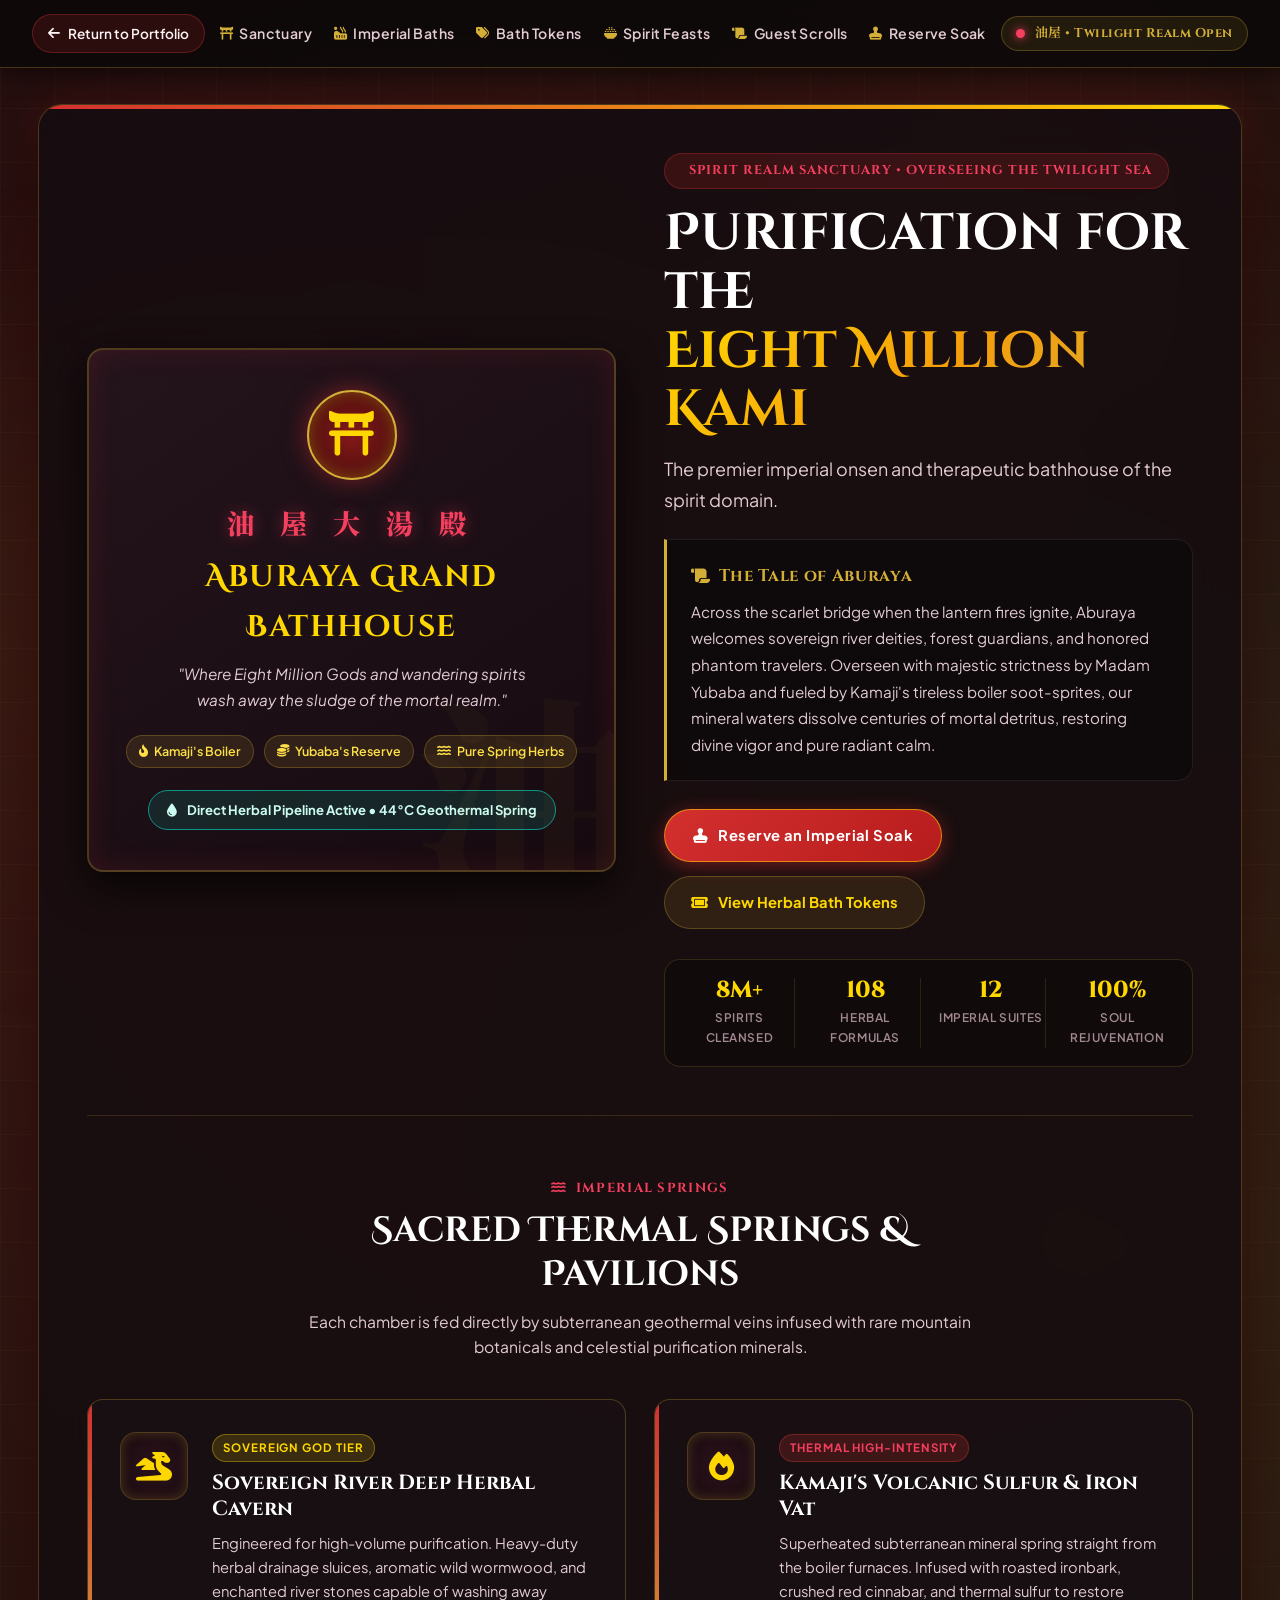
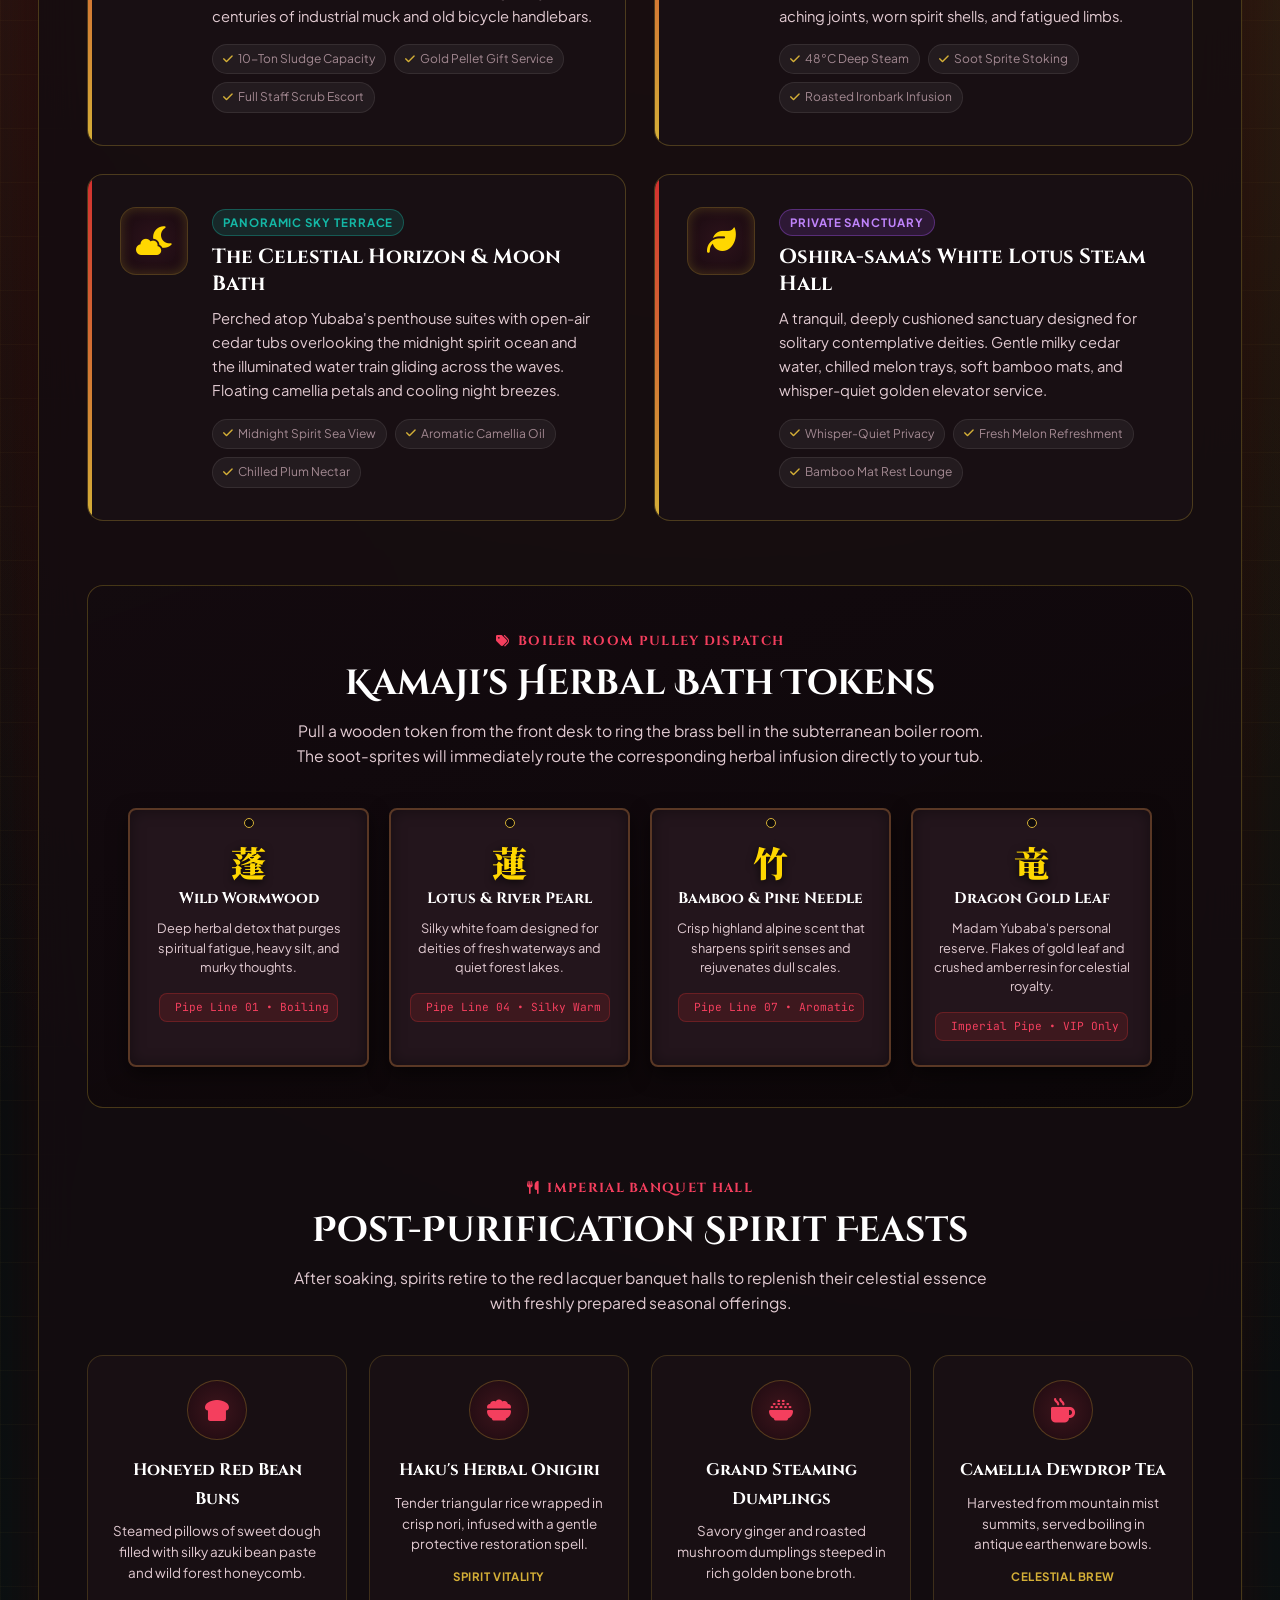
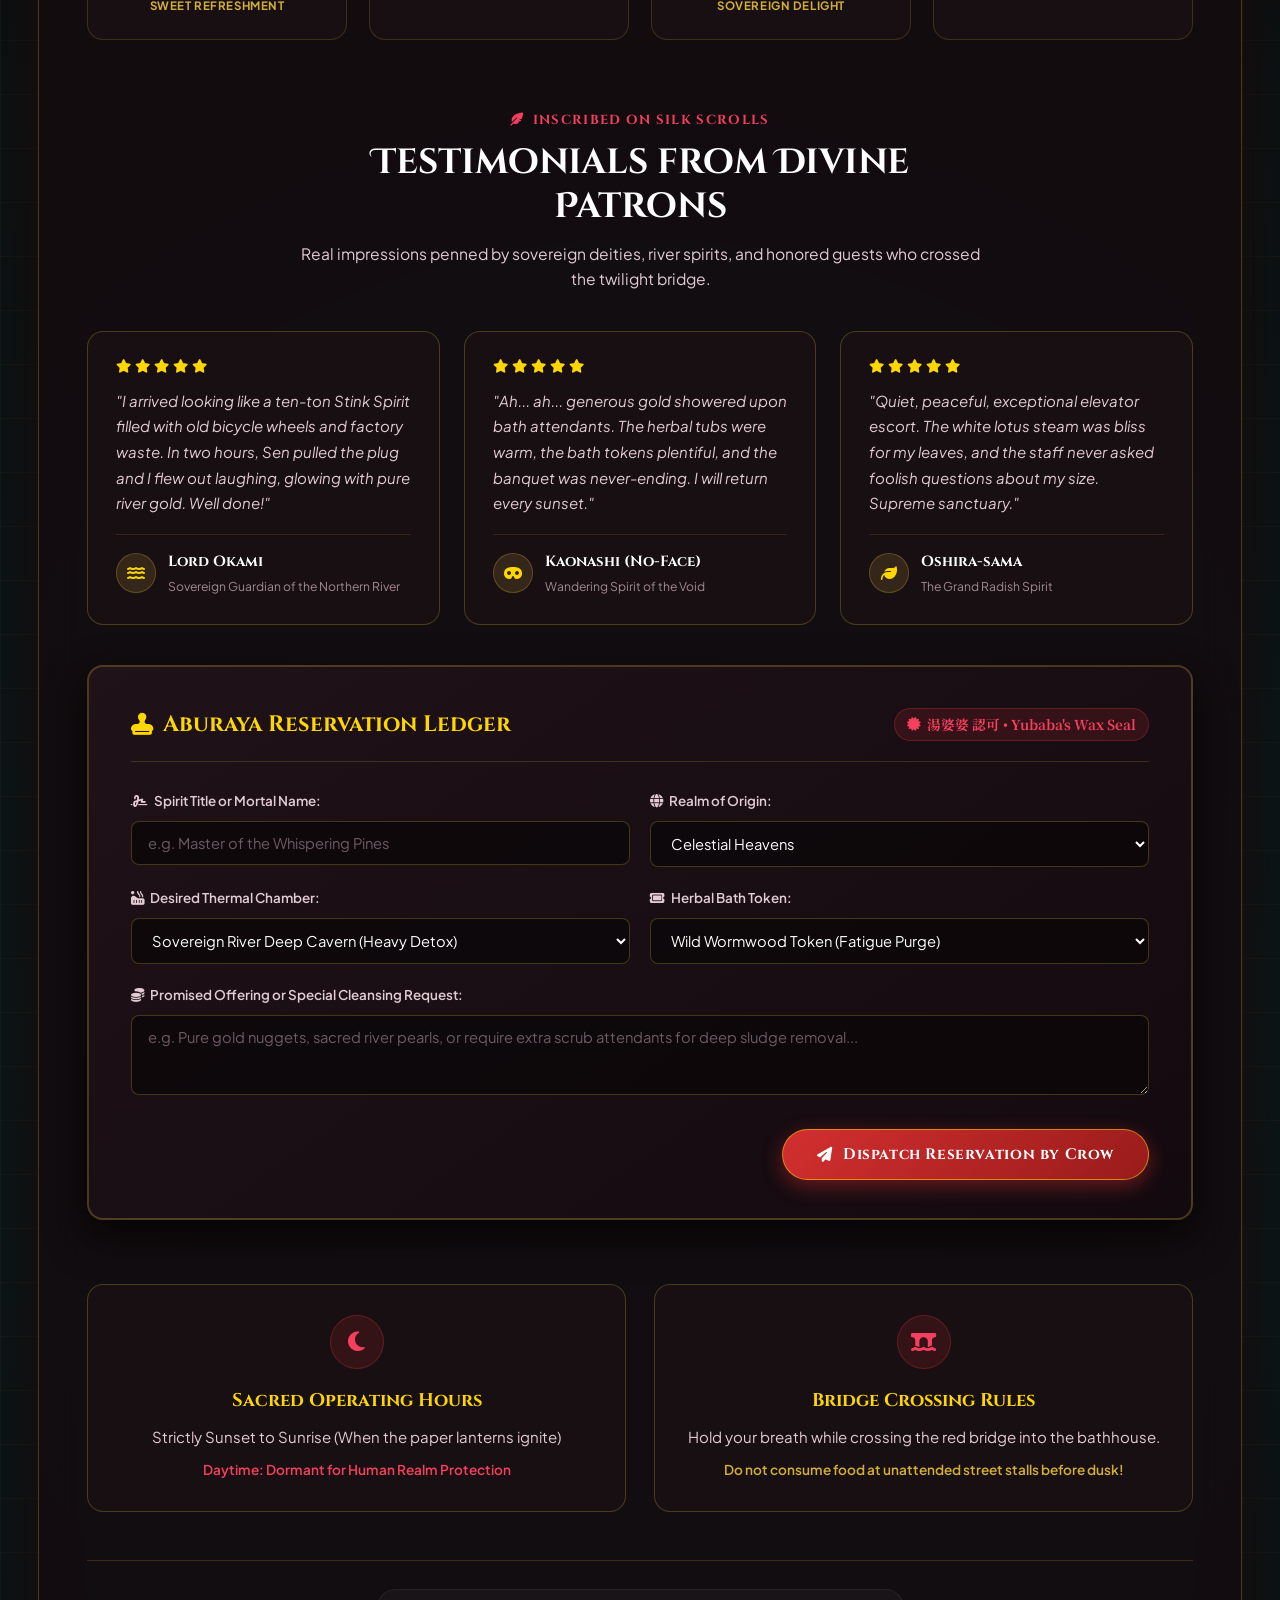
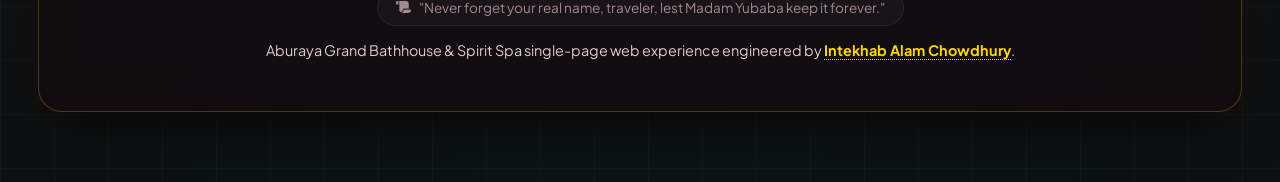
<file: Portfolio/Projects/single page business site/Aburaya Spirit Bathhouse and Spa/index.html>
<!doctype html>
<html lang="en">
  <head>
    <meta charset="UTF-8" />
    <meta name="viewport" content="width=device-width, initial-scale=1.0" />
    <title>Aburaya Grand Bathhouse & Spirit Spa | Spirited Away Luxury Onsen Experience</title>
    <meta
      name="description"
      content="An expansive, story-driven single-page business platform for Aburaya (油屋), Madam Yubaba's grand spirit bathhouse and imperial thermal spa inspired by Studio Ghibli's Spirited Away."
    />
    <link
      href="https://fonts.googleapis.com/css2?family=Cinzel+Decorative:wght@700;900&family=Cinzel:wght@600;700;800;900&family=Noto+Serif+JP:wght@400;600;700;900&family=Plus+Jakarta+Sans:wght@300;400;500;600;700;800&family=JetBrains+Mono:wght@400;500;600&display=swap"
      rel="stylesheet"
    />
    <link
      rel="stylesheet"
      href="https://cdnjs.cloudflare.com/ajax/libs/font-awesome/6.5.1/css/all.min.css"
    />
    <link rel="stylesheet" href="style.css" />
  </head>
  <body id="top">
    <!-- Ambient Floating Spirit Glow Orbs -->
    <div class="spirit-glow-orb orb-lantern-red"></div>
    <div class="spirit-glow-orb orb-gold-leaf"></div>
    <div class="spirit-glow-orb orb-onsen-jade"></div>

    <!-- Sticky Top Navigation Header -->
    <nav class="top-nav">
      <div class="nav-brand-wrap">
        <a href="../../../index.html" class="back-link">
          <i class="fa-solid fa-arrow-left"></i> Return to Portfolio
        </a>
      </div>

      <div class="nav-links-row">
        <a href="#top"><i class="fa-solid fa-torii-gate"></i> Sanctuary</a>
        <a href="#baths"><i class="fa-solid fa-hot-tub-person"></i> Imperial Baths</a>
        <a href="#tokens"><i class="fa-solid fa-tags"></i> Bath Tokens</a>
        <a href="#feasts"><i class="fa-solid fa-bowl-rice"></i> Spirit Feasts</a>
        <a href="#testimonials"><i class="fa-solid fa-scroll"></i> Guest Scrolls</a>
        <a href="#reservation"><i class="fa-solid fa-stamp"></i> Reserve Soak</a>
      </div>

      <div class="realm-status-pill">
        <span class="pulsing-lantern-dot"></span>
        <span class="realm-status-text">油屋 • Twilight Realm Open</span>
      </div>
    </nav>

    <!-- Expansive Main Content Wrapper (1260px) -->
    <div class="business-wrapper">
      <div class="business-grand-card">

        <!-- Split-Screen Hero & Sanctuary Story -->
        <header class="hero-split-grid" id="story">
          <!-- Left Column: Bathhouse Emblem & Traditional Pagoda Card -->
          <div class="hero-visual-col">
            <div class="aburaya-emblem-box">
              <div class="bathhouse-pagoda-badge">
                <i class="fa-solid fa-torii-gate"></i>
              </div>
              <div class="kanji-banner">油 屋 大 湯 殿</div>
              <h3 class="emblem-title">Aburaya Grand Bathhouse</h3>
              <p class="emblem-tagline">
                "Where Eight Million Gods and wandering spirits wash away the sludge of the mortal realm."
              </p>
              <div class="emblem-chips-row">
                <span class="emblem-chip"><i class="fa-solid fa-fire-flame-curved"></i> Kamaji's Boiler</span>
                <span class="emblem-chip"><i class="fa-solid fa-coins"></i> Yubaba's Reserve</span>
                <span class="emblem-chip"><i class="fa-solid fa-water"></i> Pure Spring Herbs</span>
              </div>
              <div>
                <div class="boiler-direct-badge">
                  <i class="fa-solid fa-droplet"></i> Direct Herbal Pipeline Active • 44°C Geothermal Spring
                </div>
              </div>
            </div>
          </div>

          <!-- Right Column: Hero Titles & Sanctuary Tale Box -->
          <div class="hero-content-col">
            <div class="hero-pill-badge">
              <i class="fa-solid fa-sparkles"></i> SPIRIT REALM SANCTUARY • OVERSEEING THE TWILIGHT SEA
            </div>
            <h1 class="hero-title">
              Purification for the <br />
              <span class="gold-gradient">Eight Million Kami</span>
            </h1>
            <p class="hero-subtitle">
              The premier imperial onsen and therapeutic bathhouse of the spirit domain.
            </p>

            <section class="story-box">
              <h2 class="story-heading">
                <i class="fa-solid fa-scroll"></i> The Tale of Aburaya
              </h2>
              <p class="story-text">
                Across the scarlet bridge when the lantern fires ignite, Aburaya welcomes sovereign river deities, forest guardians, and honored phantom travelers. Overseen with majestic strictness by Madam Yubaba and fueled by Kamaji's tireless boiler soot-sprites, our mineral waters dissolve centuries of mortal detritus, restoring divine vigor and pure radiant calm.
              </p>
            </section>

            <div class="hero-cta-group">
              <a href="#reservation" class="btn-primary-onsen">
                <i class="fa-solid fa-stamp"></i> Reserve an Imperial Soak
              </a>
              <a href="#tokens" class="btn-secondary-token">
                <i class="fa-solid fa-ticket"></i> View Herbal Bath Tokens
              </a>
            </div>

            <!-- Quick Metrics Row -->
            <div class="hero-stats-row">
              <div class="stat-item">
                <div class="stat-num">8M+</div>
                <div class="stat-lbl">Spirits Cleansed</div>
              </div>
              <div class="stat-item">
                <div class="stat-num">108</div>
                <div class="stat-lbl">Herbal Formulas</div>
              </div>
              <div class="stat-item">
                <div class="stat-num">12</div>
                <div class="stat-lbl">Imperial Suites</div>
              </div>
              <div class="stat-item">
                <div class="stat-num">100%</div>
                <div class="stat-lbl">Soul Rejuvenation</div>
              </div>
            </div>
          </div>
        </header>

        <main>
          <!-- =========================================================
               SECTION 1: THE IMPERIAL ONSEN SPRINGS (2x2 Grid)
               ========================================================= -->
          <section id="baths">
            <div class="section-header-wrap">
              <div class="section-tag"><i class="fa-solid fa-water"></i> Imperial Springs</div>
              <h2 class="section-heading">Sacred Thermal Springs &amp; Pavilions</h2>
              <p class="section-subtext">
                Each chamber is fed directly by subterranean geothermal veins infused with rare mountain botanicals and celestial purification minerals.
              </p>
            </div>

            <div class="baths-grid">
              <!-- Bath 1: Sovereign River God Chamber -->
              <div class="bath-card">
                <div class="bath-icon-box">
                  <i class="fa-solid fa-dragon"></i>
                </div>
                <div class="bath-content">
                  <span class="bath-tier-badge tier-sovereign">Sovereign God Tier</span>
                  <h3 class="bath-name">Sovereign River Deep Herbal Cavern</h3>
                  <p class="bath-desc">
                    Engineered for high-volume purification. Heavy-duty herbal drainage sluices, aromatic wild wormwood, and enchanted river stones capable of washing away centuries of industrial muck and old bicycle handlebars.
                  </p>
                  <div class="bath-features-list">
                    <span class="bath-feature-pill"><i class="fa-solid fa-check"></i> 10-Ton Sludge Capacity</span>
                    <span class="bath-feature-pill"><i class="fa-solid fa-check"></i> Gold Pellet Gift Service</span>
                    <span class="bath-feature-pill"><i class="fa-solid fa-check"></i> Full Staff Scrub Escort</span>
                  </div>
                </div>
              </div>

              <!-- Bath 2: Kamaji's Boiler Vat -->
              <div class="bath-card">
                <div class="bath-icon-box">
                  <i class="fa-solid fa-fire"></i>
                </div>
                <div class="bath-content">
                  <span class="bath-tier-badge tier-boiler">Thermal High-Intensity</span>
                  <h3 class="bath-name">Kamaji's Volcanic Sulfur &amp; Iron Vat</h3>
                  <p class="bath-desc">
                    Superheated subterranean mineral spring straight from the boiler furnaces. Infused with roasted ironbark, crushed red cinnabar, and thermal sulfur to restore aching joints, worn spirit shells, and fatigued limbs.
                  </p>
                  <div class="bath-features-list">
                    <span class="bath-feature-pill"><i class="fa-solid fa-check"></i> 48°C Deep Steam</span>
                    <span class="bath-feature-pill"><i class="fa-solid fa-check"></i> Soot Sprite Stoking</span>
                    <span class="bath-feature-pill"><i class="fa-solid fa-check"></i> Roasted Ironbark Infusion</span>
                  </div>
                </div>
              </div>

              <!-- Bath 3: Celestial Cloud Pavilion -->
              <div class="bath-card">
                <div class="bath-icon-box">
                  <i class="fa-solid fa-cloud-moon"></i>
                </div>
                <div class="bath-content">
                  <span class="bath-tier-badge tier-sky">Panoramic Sky Terrace</span>
                  <h3 class="bath-name">The Celestial Horizon &amp; Moon Bath</h3>
                  <p class="bath-desc">
                    Perched atop Yubaba's penthouse suites with open-air cedar tubs overlooking the midnight spirit ocean and the illuminated water train gliding across the waves. Floating camellia petals and cooling night breezes.
                  </p>
                  <div class="bath-features-list">
                    <span class="bath-feature-pill"><i class="fa-solid fa-check"></i> Midnight Spirit Sea View</span>
                    <span class="bath-feature-pill"><i class="fa-solid fa-check"></i> Aromatic Camellia Oil</span>
                    <span class="bath-feature-pill"><i class="fa-solid fa-check"></i> Chilled Plum Nectar</span>
                  </div>
                </div>
              </div>

              <!-- Bath 4: Radish Spirit VIP Suite -->
              <div class="bath-card">
                <div class="bath-icon-box">
                  <i class="fa-solid fa-leaf"></i>
                </div>
                <div class="bath-content">
                  <span class="bath-tier-badge tier-vip">Private Sanctuary</span>
                  <h3 class="bath-name">Oshira-sama's White Lotus Steam Hall</h3>
                  <p class="bath-desc">
                    A tranquil, deeply cushioned sanctuary designed for solitary contemplative deities. Gentle milky cedar water, chilled melon trays, soft bamboo mats, and whisper-quiet golden elevator service.
                  </p>
                  <div class="bath-features-list">
                    <span class="bath-feature-pill"><i class="fa-solid fa-check"></i> Whisper-Quiet Privacy</span>
                    <span class="bath-feature-pill"><i class="fa-solid fa-check"></i> Fresh Melon Refreshment</span>
                    <span class="bath-feature-pill"><i class="fa-solid fa-check"></i> Bamboo Mat Rest Lounge</span>
                  </div>
                </div>
              </div>
            </div>
          </section>

          <!-- =========================================================
               SECTION 2: KAMAJI'S BOILER ROOM BATH TOKENS
               ========================================================= -->
          <section id="tokens" class="tokens-section">
            <div class="section-header-wrap">
              <div class="section-tag"><i class="fa-solid fa-tags"></i> Boiler Room Pulley Dispatch</div>
              <h2 class="section-heading">Kamaji's Herbal Bath Tokens</h2>
              <p class="section-subtext">
                Pull a wooden token from the front desk to ring the brass bell in the subterranean boiler room. The soot-sprites will immediately route the corresponding herbal infusion directly to your tub.
              </p>
            </div>

            <div class="tokens-grid">
              <!-- Token 1 -->
              <div class="token-card" onclick="selectToken('Wormwood & Red Peony')">
                <div class="token-kanji">蓬</div>
                <h4 class="token-title">Wild Wormwood</h4>
                <p class="token-desc">Deep herbal detox that purges spiritual fatigue, heavy silt, and murky thoughts.</p>
                <div class="token-boiler-pipe"><i class="fa-solid fa-pipe"></i> Pipe Line 01 • Boiling</div>
              </div>

              <!-- Token 2 -->
              <div class="token-card" onclick="selectToken('River Pearl & Lotus Root')">
                <div class="token-kanji">蓮</div>
                <h4 class="token-title">Lotus & River Pearl</h4>
                <p class="token-desc">Silky white foam designed for deities of fresh waterways and quiet forest lakes.</p>
                <div class="token-boiler-pipe"><i class="fa-solid fa-pipe"></i> Pipe Line 04 • Silky Warm</div>
              </div>

              <!-- Token 3 -->
              <div class="token-card" onclick="selectToken('Toasted Bamboo & Pine')">
                <div class="token-kanji">竹</div>
                <h4 class="token-title">Bamboo & Pine Needle</h4>
                <p class="token-desc">Crisp highland alpine scent that sharpens spirit senses and rejuvenates dull scales.</p>
                <div class="token-boiler-pipe"><i class="fa-solid fa-pipe"></i> Pipe Line 07 • Aromatic</div>
              </div>

              <!-- Token 4 -->
              <div class="token-card" onclick="selectToken('Dragon Spring Gold Leaf')">
                <div class="token-kanji">竜</div>
                <h4 class="token-title">Dragon Gold Leaf</h4>
                <p class="token-desc">Madam Yubaba's personal reserve. Flakes of gold leaf and crushed amber resin for celestial royalty.</p>
                <div class="token-boiler-pipe"><i class="fa-solid fa-pipe"></i> Imperial Pipe • VIP Only</div>
              </div>
            </div>
          </section>

          <!-- =========================================================
               SECTION 3: SPIRIT BANQUET & AFTER-SOAK FEASTS
               ========================================================= -->
          <section id="feasts">
            <div class="section-header-wrap">
              <div class="section-tag"><i class="fa-solid fa-utensils"></i> Imperial Banquet Hall</div>
              <h2 class="section-heading">Post-Purification Spirit Feasts</h2>
              <p class="section-subtext">
                After soaking, spirits retire to the red lacquer banquet halls to replenish their celestial essence with freshly prepared seasonal offerings.
              </p>
            </div>

            <div class="feasts-grid">
              <!-- Dish 1 -->
              <div class="feast-card">
                <div class="feast-icon-ring">
                  <i class="fa-solid fa-bread-slice"></i>
                </div>
                <h4 class="feast-name">Honeyed Red Bean Buns</h4>
                <p class="feast-desc">Steamed pillows of sweet dough filled with silky azuki bean paste and wild forest honeycomb.</p>
                <div class="feast-tag">Sweet Refreshment</div>
              </div>

              <!-- Dish 2 -->
              <div class="feast-card">
                <div class="feast-icon-ring">
                  <i class="fa-solid fa-bowl-food"></i>
                </div>
                <h4 class="feast-name">Haku's Herbal Onigiri</h4>
                <p class="feast-desc">Tender triangular rice wrapped in crisp nori, infused with a gentle protective restoration spell.</p>
                <div class="feast-tag">Spirit Vitality</div>
              </div>

              <!-- Dish 3 -->
              <div class="feast-card">
                <div class="feast-icon-ring">
                  <i class="fa-solid fa-bowl-rice"></i>
                </div>
                <h4 class="feast-name">Grand Steaming Dumplings</h4>
                <p class="feast-desc">Savory ginger and roasted mushroom dumplings steeped in rich golden bone broth.</p>
                <div class="feast-tag">Sovereign Delight</div>
              </div>

              <!-- Dish 4 -->
              <div class="feast-card">
                <div class="feast-icon-ring">
                  <i class="fa-solid fa-mug-hot"></i>
                </div>
                <h4 class="feast-name">Camellia Dewdrop Tea</h4>
                <p class="feast-desc">Harvested from mountain mist summits, served boiling in antique earthenware bowls.</p>
                <div class="feast-tag">Celestial Brew</div>
              </div>
            </div>
          </section>

          <!-- =========================================================
               SECTION 4: SPIRIT SCROLLS & TESTIMONIALS
               ========================================================= -->
          <section id="testimonials" class="guestbook-section">
            <div class="section-header-wrap">
              <div class="section-tag"><i class="fa-solid fa-feather-pointed"></i> Inscribed on Silk Scrolls</div>
              <h2 class="section-heading">Testimonials from Divine Patrons</h2>
              <p class="section-subtext">
                Real impressions penned by sovereign deities, river spirits, and honored guests who crossed the twilight bridge.
              </p>
            </div>

            <div class="testimonials-grid">
              <!-- Review 1 -->
              <div class="testimonial-card">
                <div>
                  <div class="testimonial-stars">
                    <i class="fa-solid fa-star"></i><i class="fa-solid fa-star"></i><i class="fa-solid fa-star"></i><i class="fa-solid fa-star"></i><i class="fa-solid fa-star"></i>
                  </div>
                  <p class="testimonial-quote">
                    "I arrived looking like a ten-ton Stink Spirit filled with old bicycle wheels and factory waste. In two hours, Sen pulled the plug and I flew out laughing, glowing with pure river gold. Well done!"
                  </p>
                </div>
                <div class="testimonial-author-row">
                  <div class="author-spirit-avatar"><i class="fa-solid fa-water"></i></div>
                  <div class="author-info">
                    <h4>Lord Okami</h4>
                    <p>Sovereign Guardian of the Northern River</p>
                  </div>
                </div>
              </div>

              <!-- Review 2 -->
              <div class="testimonial-card">
                <div>
                  <div class="testimonial-stars">
                    <i class="fa-solid fa-star"></i><i class="fa-solid fa-star"></i><i class="fa-solid fa-star"></i><i class="fa-solid fa-star"></i><i class="fa-solid fa-star"></i>
                  </div>
                  <p class="testimonial-quote">
                    "Ah... ah... generous gold showered upon bath attendants. The herbal tubs were warm, the bath tokens plentiful, and the banquet was never-ending. I will return every sunset."
                  </p>
                </div>
                <div class="testimonial-author-row">
                  <div class="author-spirit-avatar"><i class="fa-solid fa-mask"></i></div>
                  <div class="author-info">
                    <h4>Kaonashi (No-Face)</h4>
                    <p>Wandering Spirit of the Void</p>
                  </div>
                </div>
              </div>

              <!-- Review 3 -->
              <div class="testimonial-card">
                <div>
                  <div class="testimonial-stars">
                    <i class="fa-solid fa-star"></i><i class="fa-solid fa-star"></i><i class="fa-solid fa-star"></i><i class="fa-solid fa-star"></i><i class="fa-solid fa-star"></i>
                  </div>
                  <p class="testimonial-quote">
                    "Quiet, peaceful, exceptional elevator escort. The white lotus steam was bliss for my leaves, and the staff never asked foolish questions about my size. Supreme sanctuary."
                  </p>
                </div>
                <div class="testimonial-author-row">
                  <div class="author-spirit-avatar"><i class="fa-solid fa-leaf"></i></div>
                  <div class="author-info">
                    <h4>Oshira-sama</h4>
                    <p>The Grand Radish Spirit</p>
                  </div>
                </div>
              </div>
            </div>

            <!-- Sign the Spirit Ledger Form Card -->
            <div class="ledger-form-card" id="reservation">
              <div class="form-header-row">
                <h3 class="form-title">
                  <i class="fa-solid fa-stamp"></i> Aburaya Reservation Ledger
                </h3>
                <span class="yubaba-seal-badge">
                  <i class="fa-solid fa-certificate"></i> 湯婆婆 認可 • Yubaba's Wax Seal
                </span>
              </div>

              <form onsubmit="handleReservation(event)">
                <div class="form-grid">
                  <div class="form-group">
                    <label for="spirit-name"><i class="fa-solid fa-signature"></i> Spirit Title or Mortal Name:</label>
                    <input type="text" id="spirit-name" required placeholder="e.g. Master of the Whispering Pines" />
                  </div>

                  <div class="form-group">
                    <label for="spirit-realm"><i class="fa-solid fa-globe"></i> Realm of Origin:</label>
                    <select id="spirit-realm" required>
                      <option value="Celestial Heavens">Celestial Heavens</option>
                      <option value="Ancient River Basin">Ancient River Basin</option>
                      <option value="Deep Forest & Mountain">Deep Forest & Mountain</option>
                      <option value="Human Realm Beyond the Tunnel">Human Realm Beyond the Tunnel</option>
                    </select>
                  </div>

                  <div class="form-group">
                    <label for="chosen-bath"><i class="fa-solid fa-hot-tub-person"></i> Desired Thermal Chamber:</label>
                    <select id="chosen-bath" required>
                      <option value="Sovereign River Deep Cavern">Sovereign River Deep Cavern (Heavy Detox)</option>
                      <option value="Kamaji's Volcanic Sulfur Vat">Kamaji's Volcanic Sulfur Vat (48°C)</option>
                      <option value="Celestial Horizon Moon Bath">Celestial Horizon Moon Bath (Terrace)</option>
                      <option value="White Lotus Steam Hall">White Lotus Steam Hall (Silent VIP)</option>
                    </select>
                  </div>

                  <div class="form-group">
                    <label for="chosen-token"><i class="fa-solid fa-ticket"></i> Herbal Bath Token:</label>
                    <select id="chosen-token" required>
                      <option value="Wild Wormwood">Wild Wormwood Token (Fatigue Purge)</option>
                      <option value="Lotus & River Pearl">Lotus & River Pearl Token (Silky Water)</option>
                      <option value="Bamboo & Pine Needle">Bamboo & Pine Needle Token (Crisp Alpine)</option>
                      <option value="Dragon Gold Leaf">Dragon Gold Leaf Token (Imperial Reserve)</option>
                    </select>
                  </div>

                  <div class="form-group full-width">
                    <label for="spirit-offering"><i class="fa-solid fa-coins"></i> Promised Offering or Special Cleansing Request:</label>
                    <textarea id="spirit-offering" rows="3" placeholder="e.g. Pure gold nuggets, sacred river pearls, or require extra scrub attendants for deep sludge removal..."></textarea>
                  </div>

                  <div class="form-submit-row">
                    <button type="submit" class="ledger-btn">
                      <i class="fa-solid fa-paper-plane"></i> Dispatch Reservation by Crow
                    </button>
                  </div>
                </div>
              </form>
            </div>
          </section>

          <!-- =========================================================
               SECTION 5: HOURS, BOUNDARY LAWS & LOCATION
               ========================================================= -->
          <section class="info-section">
            <div class="info-box">
              <div class="info-box-icon">
                <i class="fa-solid fa-moon"></i>
              </div>
              <h3>Sacred Operating Hours</h3>
              <p>Strictly Sunset to Sunrise (When the paper lanterns ignite)</p>
              <div class="info-highlight" style="color: var(--cinnabar-bright);">
                Daytime: Dormant for Human Realm Protection
              </div>
            </div>

            <div class="info-box">
              <div class="info-box-icon">
                <i class="fa-solid fa-bridge-water"></i>
              </div>
              <h3>Bridge Crossing Rules</h3>
              <p>Hold your breath while crossing the red bridge into the bathhouse.</p>
              <div class="info-highlight" style="color: var(--gold-leaf);">
                Do not consume food at unattended street stalls before dusk!
              </div>
            </div>
          </section>
        </main>

        <!-- Business Footer -->
        <footer class="business-footer">
          <div class="footer-warning-banner">
            <i class="fa-solid fa-scroll"></i> "Never forget your real name, traveler, lest Madam Yubaba keep it forever."
          </div>
          <div class="footer-copy">
            Aburaya Grand Bathhouse &amp; Spirit Spa single-page web experience engineered by
            <a href="../../../index.html">Intekhab Alam Chowdhury</a>.
          </div>
        </footer>

      </div>
    </div>

    <!-- Quick JavaScript for Token Selection & Reservation Dispatch -->
    <script>
      function selectToken(tokenName) {
        const selectEl = document.getElementById('chosen-token');
        if (selectEl) {
          for (let i = 0; i < selectEl.options.length; i++) {
            if (selectEl.options[i].value.includes(tokenName) || selectEl.options[i].text.includes(tokenName)) {
              selectEl.selectedIndex = i;
              break;
            }
          }
        }
        const reservationSection = document.getElementById('reservation');
        if (reservationSection) {
          reservationSection.scrollIntoView({ behavior: 'smooth' });
        }
      }

      function handleReservation(e) {
        e.preventDefault();
        const name = document.getElementById('spirit-name').value;
        const bath = document.getElementById('chosen-bath').value;
        const token = document.getElementById('chosen-token').value;
        alert(`✦ Yubaba's Wax Seal Affixed ✦\n\nHonored guest "${name}", your reservation for the ${bath} with ${token} has been dispatched to Kamaji's boiler room by courier crow.\n\nPlease hold your breath as you cross the red bridge at dusk!`);
        e.target.reset();
      }
    </script>
  </body>
</html>
</file>
<file: Portfolio/Projects/Oceanographic exhibition/style.css>
/* ===================================================================
   L'ABYSSE — HAUTE OCEANOGRAPHIC EXHIBITION & MIDNIGHT TRENCH
   Curated Luxury Dark Minimal Design System
   Palettes: Abyssal Obsidian, Bioluminescent Cyan, Hadal Emerald
   =================================================================== */

:root {
  /* Abyssal Palette */
  --bg-deep-void: #02050a;
  --bg-abyss-blue: #040a14;
  --bg-abyss-surface: #071224;
  --bg-card: rgba(7, 18, 36, 0.76);
  --bg-card-hover: rgba(10, 26, 52, 0.92);

  /* Bioluminescent Glows */
  --cyan-primary: #00f0ff;
  --cyan-glow: rgba(0, 240, 255, 0.35);
  --cyan-dim: rgba(0, 240, 255, 0.12);

  --emerald-hadal: #00ffa3;
  --emerald-glow: rgba(0, 255, 163, 0.35);

  --crimson-sanguine: #ff2a5f;
  --crimson-glow: rgba(255, 42, 95, 0.35);

  --luciferin-gold: #ffd166;
  --luciferin-glow: rgba(255, 209, 102, 0.35);

  /* Typography Colors */
  --text-pure: #ffffff;
  --text-silver: #e6eef8;
  --text-secondary: #9cb2cd;
  --text-muted: #5e7694;

  /* Glassmorphism & Borders */
  --border-cyan: rgba(0, 240, 255, 0.22);
  --border-subtle: rgba(156, 178, 205, 0.14);
  --glass-shadow: 0 20px 50px rgba(0, 0, 0, 0.7), 0 0 30px rgba(0, 240, 255, 0.05);

  /* Fonts */
  --font-serif: 'Cormorant Garamond', Georgia, serif;
  --font-display: 'Cinzel Decorative', 'Cormorant Garamond', serif;
  --font-sans: 'Plus Jakarta Sans', -apple-system, sans-serif;
  --font-mono: 'JetBrains Mono', monospace;

  /* Transitions */
  --transition: 0.3s cubic-bezier(0.16, 1, 0.3, 1);
  --transition-smooth: 0.6s cubic-bezier(0.16, 1, 0.3, 1);
}

/* Base Reset */
*, *::before, *::after {
  box-sizing: border-box;
  margin: 0;
  padding: 0;
}

html {
  scroll-behavior: smooth;
  color-scheme: dark;
}

body {
  background-color: var(--bg-deep-void);
  color: var(--text-silver);
  font-family: var(--font-sans);
  line-height: 1.7;
  min-height: 100vh;
  overflow-x: hidden;
  position: relative;
  -webkit-font-smoothing: antialiased;
  background-image: 
    radial-gradient(ellipse 90% 60% at 50% 0%, #061830 0%, transparent 70%),
    radial-gradient(ellipse 60% 40% at 85% 45%, rgba(0, 240, 255, 0.04) 0%, transparent 60%),
    linear-gradient(180deg, #051020 0%, #030812 25%, #02050a 60%, #010206 100%);
  background-attachment: fixed;
  transition: filter var(--transition-smooth);
}

/* Floodlight High-Beam Mode (Interactive Toggle) */
body.floodlight-on {
  --bg-deep-void: #06111f;
  --bg-card: rgba(12, 28, 54, 0.88);
  --border-cyan: rgba(0, 240, 255, 0.45);
  background-image: 
    radial-gradient(ellipse 100% 70% at 50% 15%, rgba(180, 220, 255, 0.15) 0%, transparent 75%),
    linear-gradient(180deg, #091c33 0%, #061324 50%, #030a14 100%);
}

/* Deep Sea Marine Snow Canvas */
#marine-snow-canvas {
  position: fixed;
  top: 0;
  left: 0;
  width: 100vw;
  height: 100vh;
  z-index: 0;
  pointer-events: none;
}

/* Ambient Trench Glow Orbs */
.abyss-glow {
  position: fixed;
  border-radius: 50%;
  pointer-events: none;
  filter: blur(140px);
  z-index: 0;
  opacity: 0.28;
}

.glow-cyan {
  top: 10%;
  right: -100px;
  width: 600px;
  height: 600px;
  background: radial-gradient(circle, var(--cyan-primary) 0%, transparent 70%);
}

.glow-hadal {
  bottom: 10%;
  left: -120px;
  width: 700px;
  height: 700px;
  background: radial-gradient(circle, var(--emerald-hadal) 0%, transparent 70%);
}

/* ===================================================================
   FIXED SUBMERSIBLE HUD HEADER
   =================================================================== */
.hud-header {
  position: fixed;
  top: 0;
  left: 0;
  right: 0;
  height: 72px;
  z-index: 1000;
  display: flex;
  align-items: center;
  justify-content: space-between;
  padding: 0 clamp(16px, 4vw, 48px);
  background: rgba(3, 8, 18, 0.85);
  backdrop-filter: blur(20px);
  -webkit-backdrop-filter: blur(20px);
  border-bottom: 1px solid var(--border-cyan);
  box-shadow: 0 8px 32px rgba(0, 0, 0, 0.6);
}

.hud-left {
  display: flex;
  align-items: center;
  gap: 20px;
}

.hud-back-btn {
  display: inline-flex;
  align-items: center;
  gap: 9px;
  color: var(--text-silver);
  text-decoration: none;
  font-family: var(--font-sans);
  font-size: 0.86rem;
  font-weight: 600;
  padding: 8px 16px;
  background: rgba(0, 240, 255, 0.08);
  border: 1px solid var(--border-cyan);
  border-radius: 9999px;
  transition: all var(--transition);
}

.hud-back-btn:hover {
  background: var(--cyan-primary);
  color: #02050a;
  transform: translateX(-3px);
  box-shadow: 0 0 16px var(--cyan-glow);
}

.hud-divider {
  width: 1px;
  height: 28px;
  background: var(--border-subtle);
}

.hud-exhibition-brand {
  display: flex;
  align-items: center;
  gap: 12px;
}

.hud-monogram {
  font-family: var(--font-display);
  font-size: 1.15rem;
  font-weight: 900;
  color: var(--cyan-primary);
  letter-spacing: 0.1em;
  border: 1px solid var(--border-cyan);
  padding: 3px 8px;
  border-radius: 4px;
}

.hud-titles {
  display: flex;
  flex-direction: column;
}

.hud-main-title {
  font-family: var(--font-serif);
  font-size: 1.1rem;
  font-weight: 700;
  letter-spacing: 0.18em;
  color: var(--text-pure);
}

.hud-sub-title {
  font-family: var(--font-mono);
  font-size: 0.68rem;
  color: var(--text-muted);
  letter-spacing: 0.05em;
  text-transform: uppercase;
}

/* Center Telemetry Pill */
.hud-center {
  display: none;
}

@media (min-width: 900px) {
  .hud-center {
    display: flex;
  }
}

.telemetry-pill {
  display: flex;
  align-items: center;
  gap: 10px;
  padding: 6px 16px;
  background: rgba(0, 240, 255, 0.05);
  border: 1px solid rgba(0, 240, 255, 0.18);
  border-radius: 9999px;
  font-family: var(--font-mono);
  font-size: 0.78rem;
}

.telemetry-dot {
  width: 8px;
  height: 8px;
  border-radius: 50%;
  background: var(--emerald-hadal);
  box-shadow: 0 0 10px var(--emerald-glow);
  animation: pulse-telemetry 2s infinite ease-in-out;
}

@keyframes pulse-telemetry {
  0%, 100% { opacity: 1; transform: scale(1); }
  50% { opacity: 0.35; transform: scale(0.8); }
}

.telemetry-label {
  color: var(--text-muted);
}

.telemetry-value {
  color: var(--emerald-hadal);
  font-weight: 600;
  letter-spacing: 0.08em;
}

/* Right Controls */
.hud-right {
  display: flex;
  align-items: center;
  gap: 12px;
}

.hud-control-btn {
  display: inline-flex;
  align-items: center;
  gap: 8px;
  background: rgba(7, 18, 36, 0.85);
  color: var(--text-silver);
  border: 1px solid var(--border-cyan);
  padding: 8px 14px;
  border-radius: 9999px;
  font-family: var(--font-mono);
  font-size: 0.76rem;
  cursor: pointer;
  transition: all var(--transition);
}

.hud-control-btn:hover {
  background: rgba(0, 240, 255, 0.15);
  border-color: var(--cyan-primary);
}

.hud-control-btn.active {
  background: rgba(0, 240, 255, 0.22);
  border-color: var(--cyan-primary);
  color: var(--cyan-primary);
  box-shadow: 0 0 14px var(--cyan-glow);
}

.status-indicator {
  font-size: 0.68rem;
  padding: 2px 6px;
  border-radius: 4px;
  background: rgba(255, 255, 255, 0.08);
  color: var(--text-muted);
}

.hud-control-btn.active .status-indicator {
  background: var(--cyan-primary);
  color: #02050a;
  font-weight: 700;
}

.telemetry-divider {
  color: var(--text-muted);
  opacity: 0.4;
  margin: 0 4px;
}

/* ===================================================================
   MAIN CONTAINER & TYPOGRAPHY
   =================================================================== */
.exhibition-container {
  position: relative;
  z-index: 2;
  max-width: 1220px;
  margin: 0 auto;
  padding: 110px 24px 80px;
}

/* Life Specimen Card Media Box */
.life-card-image-box {
  position: relative;
  width: 100%;
  height: 220px;
  border-radius: 16px;
  overflow: hidden;
  margin-bottom: 18px;
  border: 1px solid var(--border-cyan);
  background: rgba(2, 6, 14, 0.9);
}

.life-card-img {
  width: 100%;
  height: 100%;
  object-fit: cover;
  transition: transform 0.7s cubic-bezier(0.16, 1, 0.3, 1);
}

.life-specimen-card:hover .life-card-img {
  transform: scale(1.08);
}

.img-fallback-icon {
  display: none;
  width: 100%;
  height: 100%;
  align-items: center;
  justify-content: center;
  font-size: 3.2rem;
  color: var(--cyan-primary);
  background: radial-gradient(circle, rgba(0, 240, 255, 0.15) 0%, rgba(2, 6, 14, 0.95) 75%);
}

.image-depth-overlay {
  position: absolute;
  bottom: 12px;
  right: 12px;
  font-family: var(--font-mono);
  font-size: 0.72rem;
  font-weight: 700;
  background: rgba(2, 6, 14, 0.88);
  backdrop-filter: blur(8px);
  -webkit-backdrop-filter: blur(8px);
  border: 1px solid var(--border-cyan);
  padding: 3px 10px;
  border-radius: 9999px;
  color: var(--cyan-primary);
  box-shadow: 0 2px 8px rgba(0, 0, 0, 0.6);
}

.glass-panel {
  background: var(--bg-card);
  backdrop-filter: blur(24px);
  -webkit-backdrop-filter: blur(24px);
  border: 1px solid var(--border-cyan);
  border-radius: 24px;
  box-shadow: var(--glass-shadow);
  transition: all var(--transition);
}

.glass-panel:hover {
  background: var(--bg-card-hover);
  border-color: rgba(0, 240, 255, 0.38);
  box-shadow: 0 24px 60px rgba(0, 0, 0, 0.8), 0 0 40px rgba(0, 240, 255, 0.09);
}

/* ===================================================================
   HERO SECTION
   =================================================================== */
.exhibit-hero {
  padding: 50px 0 60px;
  text-align: center;
  display: flex;
  flex-direction: column;
  align-items: center;
}

.hero-curatorial-meta {
  display: flex;
  align-items: center;
  justify-content: center;
  flex-wrap: wrap;
  gap: 12px;
  margin-bottom: 24px;
}

.meta-tag {
  font-family: var(--font-mono);
  font-size: 0.74rem;
  letter-spacing: 0.16em;
  color: var(--cyan-primary);
  background: rgba(0, 240, 255, 0.08);
  border: 1px solid rgba(0, 240, 255, 0.2);
  padding: 4px 14px;
  border-radius: 9999px;
  text-transform: uppercase;
}

.hero-pretitle {
  display: block;
  font-family: var(--font-mono);
  font-size: clamp(0.78rem, 1.4vw, 0.95rem);
  letter-spacing: 0.35em;
  color: var(--text-muted);
  text-transform: uppercase;
  margin-bottom: 8px;
}

.hero-title {
  font-family: var(--font-serif);
  font-size: clamp(3.2rem, 9vw, 6.8rem);
  font-weight: 700;
  letter-spacing: 0.16em;
  color: var(--text-pure);
  line-height: 1.05;
  margin-bottom: 24px;
  text-shadow: 0 0 35px rgba(0, 240, 255, 0.28);
}

.hero-lead {
  max-width: 780px;
  margin: 0 auto 36px;
  font-size: clamp(1.05rem, 1.8vw, 1.25rem);
  font-weight: 300;
  color: var(--text-secondary);
  line-height: 1.85;
}

/* Zone Navigation Chips */
.zone-nav-chips {
  display: flex;
  flex-wrap: wrap;
  justify-content: center;
  gap: 10px;
  margin-bottom: 40px;
}

.zone-chip {
  font-family: var(--font-mono);
  font-size: 0.8rem;
  color: var(--text-secondary);
  text-decoration: none;
  padding: 8px 18px;
  background: rgba(6, 17, 34, 0.85);
  border: 1px solid var(--border-subtle);
  border-radius: 9999px;
  transition: all var(--transition);
}

.zone-chip:hover, .zone-chip.active {
  background: rgba(0, 240, 255, 0.15);
  border-color: var(--cyan-primary);
  color: var(--cyan-primary);
  box-shadow: 0 0 14px var(--cyan-glow);
  transform: translateY(-2px);
}

/* Hero Feature Plate */
.hero-plate-card {
  width: 100%;
  background: var(--bg-card);
  border: 1px solid var(--border-cyan);
  border-radius: 28px;
  overflow: hidden;
  box-shadow: var(--glass-shadow);
  margin-bottom: 40px;
}

.hero-image-wrap {
  position: relative;
  width: 100%;
  height: clamp(340px, 46vw, 540px);
  overflow: hidden;
}

.hero-img {
  width: 100%;
  height: 100%;
  object-fit: cover;
  transition: transform 1.2s cubic-bezier(0.16, 1, 0.3, 1);
}

.hero-plate-card:hover .hero-img {
  transform: scale(1.03);
}

.hero-img-badge {
  position: absolute;
  bottom: 20px;
  left: 20px;
  display: inline-flex;
  align-items: center;
  gap: 8px;
  background: rgba(2, 6, 14, 0.85);
  backdrop-filter: blur(14px);
  border: 1px solid var(--border-cyan);
  padding: 8px 18px;
  border-radius: 9999px;
  font-family: var(--font-mono);
  font-size: 0.78rem;
  color: var(--cyan-primary);
}

.hero-plate-caption {
  padding: 24px 32px;
  display: flex;
  flex-direction: column;
  gap: 12px;
  text-align: left;
  border-top: 1px solid var(--border-subtle);
}

.plate-coordinates {
  display: flex;
  gap: 20px;
  font-family: var(--font-mono);
  font-size: 0.76rem;
  color: var(--text-muted);
}

.hero-plate-caption p {
  color: var(--text-secondary);
  font-size: 0.95rem;
  line-height: 1.7;
}

/* ===================================================================
   TAXONOMIC & DEPTH FILTER CONSOLE
   =================================================================== */
.life-filter-console {
  width: 100%;
  padding: 20px 24px;
  margin-bottom: 40px;
  text-align: left;
}

.filter-header {
  display: flex;
  justify-content: space-between;
  align-items: center;
  margin-bottom: 16px;
  font-family: var(--font-mono);
}

.filter-title {
  font-size: 0.76rem;
  letter-spacing: 0.12em;
  color: var(--cyan-primary);
  display: flex;
  align-items: center;
  gap: 8px;
}

.filter-counter {
  font-size: 0.72rem;
  color: var(--text-muted);
  letter-spacing: 0.08em;
}

.filter-buttons-row {
  display: flex;
  flex-wrap: wrap;
  gap: 8px;
}

.life-filter-btn {
  background: rgba(4, 12, 26, 0.8);
  border: 1px solid var(--border-subtle);
  color: var(--text-secondary);
  font-family: var(--font-mono);
  font-size: 0.78rem;
  padding: 8px 16px;
  border-radius: 9999px;
  cursor: pointer;
  display: inline-flex;
  align-items: center;
  gap: 8px;
  transition: all var(--transition);
}

.life-filter-btn:hover {
  background: rgba(0, 240, 255, 0.1);
  border-color: var(--cyan-primary);
  color: var(--text-pure);
}

.life-filter-btn.active {
  background: var(--cyan-primary);
  color: #02050a;
  border-color: var(--cyan-primary);
  font-weight: 700;
  box-shadow: 0 0 16px var(--cyan-glow);
}

/* Scroll Cue */
.scroll-cue {
  display: flex;
  flex-direction: column;
  align-items: center;
  gap: 12px;
  margin-top: 10px;
}

.scroll-cue-text {
  font-family: var(--font-mono);
  font-size: 0.7rem;
  letter-spacing: 0.25em;
  color: var(--cyan-primary);
}

.scroll-cue-line {
  width: 1.5px;
  height: 50px;
  background: linear-gradient(180deg, var(--cyan-primary), transparent);
  animation: scroll-bob 2.2s infinite ease-in-out;
}

@keyframes scroll-bob {
  0%, 100% { opacity: 0.2; transform: scaleY(0.7); }
  50% { opacity: 1; transform: scaleY(1.2); }
}

/* ===================================================================
   CONTINUOUS DEPTH TIMELINE (0m TO 10,928m)
   =================================================================== */
.deep-sea-timeline-wrapper {
  position: relative;
  padding: 60px 0 100px;
}

.timeline-central-spine {
  position: absolute;
  top: 0;
  bottom: 0;
  left: 36px;
  width: 2px;
  background: linear-gradient(180deg, rgba(0, 240, 255, 0.4) 0%, rgba(0, 255, 163, 0.5) 70%, #00ffa3 100%);
  z-index: 1;
}

@media (min-width: 900px) {
  .timeline-central-spine {
    left: 50%;
    transform: translateX(-50%);
  }
}

.timeline-items-flow {
  display: flex;
  flex-direction: column;
  gap: 40px;
  position: relative;
  z-index: 2;
}

.life-timeline-item {
  display: flex;
  flex-direction: column;
  position: relative;
  padding-left: 72px;
}

@media (min-width: 900px) {
  .life-timeline-item {
    width: 50%;
    padding-left: 0;
    padding-right: 48px;
  }

  .life-timeline-item.reversed {
    align-self: flex-end;
    padding-right: 0;
    padding-left: 48px;
  }
}

/* Depth Marker Node along Spine */
.timeline-depth-marker {
  position: absolute;
  left: 20px;
  top: 24px;
  transform: translateX(-50%);
  display: flex;
  align-items: center;
  gap: 8px;
  z-index: 5;
}

@media (min-width: 900px) {
  .timeline-depth-marker {
    left: 100%;
    transform: translateX(-50%);
  }

  .life-timeline-item.reversed .timeline-depth-marker {
    left: 0%;
    transform: translateX(-50%);
  }
}

.depth-ping-node {
  width: 14px;
  height: 14px;
  border-radius: 50%;
  background: #ffffff;
  border: 3px solid var(--cyan-primary);
  box-shadow: 0 0 14px var(--cyan-primary);
}

.depth-marker-num {
  font-family: var(--font-mono);
  font-size: 0.72rem;
  font-weight: 700;
  color: var(--cyan-primary);
  background: rgba(2, 6, 14, 0.9);
  padding: 2px 8px;
  border-radius: 4px;
  border: 1px solid var(--border-cyan);
  white-space: nowrap;
}

/* Specimen Card */
.life-specimen-card {
  padding: clamp(20px, 3.5vw, 32px);
  display: flex;
  flex-direction: column;
  position: relative;
  overflow: hidden;
}

.life-card-top {
  display: flex;
  justify-content: space-between;
  align-items: flex-start;
  gap: 12px;
  margin-bottom: 16px;
}

.life-badge-row {
  display: flex;
  flex-wrap: wrap;
  gap: 6px;
}

.life-depth-pill {
  font-family: var(--font-mono);
  font-size: 0.72rem;
  font-weight: 600;
  color: var(--cyan-primary);
  background: rgba(0, 240, 255, 0.1);
  border: 1px solid var(--border-cyan);
  padding: 4px 10px;
  border-radius: 9999px;
  display: inline-flex;
  align-items: center;
  gap: 6px;
}

.life-zone-pill {
  font-family: var(--font-mono);
  font-size: 0.68rem;
  letter-spacing: 0.08em;
  padding: 4px 10px;
  border-radius: 9999px;
  text-transform: uppercase;
  font-weight: 600;
}

.zone-epipelagic { background: rgba(56, 189, 248, 0.15); color: #38bdf8; border: 1px solid rgba(56, 189, 248, 0.3); }
.zone-mesopelagic { background: rgba(99, 102, 241, 0.15); color: #818cf8; border: 1px solid rgba(99, 102, 241, 0.3); }
.zone-bathypelagic { background: rgba(168, 85, 247, 0.15); color: #c084fc; border: 1px solid rgba(168, 85, 247, 0.3); }
.zone-abyssopelagic { background: rgba(244, 63, 94, 0.15); color: #fb7185; border: 1px solid rgba(244, 63, 94, 0.3); }
.zone-hadopelagic { background: rgba(0, 255, 163, 0.15); color: #00ffa3; border: 1px solid rgba(0, 255, 163, 0.3); }

.life-lum-pill {
  font-family: var(--font-mono);
  font-size: 0.68rem;
  color: var(--luciferin-gold);
  background: rgba(255, 209, 102, 0.12);
  border: 1px solid rgba(255, 209, 102, 0.35);
  padding: 4px 10px;
  border-radius: 9999px;
  display: inline-flex;
  align-items: center;
  gap: 6px;
}

.life-no-lum-pill {
  font-family: var(--font-mono);
  font-size: 0.68rem;
  color: var(--text-muted);
  background: rgba(255, 255, 255, 0.04);
  border: 1px solid var(--border-subtle);
  padding: 4px 10px;
  border-radius: 9999px;
  display: inline-flex;
  align-items: center;
  gap: 6px;
}

.life-icon-wrap {
  width: 42px;
  height: 42px;
  border-radius: 50%;
  background: rgba(0, 240, 255, 0.08);
  border: 1px solid var(--border-cyan);
  display: flex;
  align-items: center;
  justify-content: center;
  color: var(--cyan-primary);
  font-size: 1.2rem;
  flex-shrink: 0;
}

.life-names-wrap {
  display: flex;
  flex-direction: column;
  margin-bottom: 14px;
}

.life-common-name {
  font-family: var(--font-serif);
  font-size: clamp(1.4rem, 2.5vw, 1.85rem);
  font-weight: 700;
  color: var(--text-pure);
  line-height: 1.2;
}

.life-latin-name {
  font-family: var(--font-serif);
  font-size: 1.05rem;
  font-style: italic;
  color: var(--cyan-primary);
  margin-bottom: 4px;
}

.life-order-meta {
  font-family: var(--font-mono);
  font-size: 0.68rem;
  color: var(--text-muted);
  letter-spacing: 0.08em;
  text-transform: uppercase;
}

.life-fact-banner {
  background: rgba(2, 6, 14, 0.6);
  border-left: 2px solid var(--cyan-primary);
  padding: 10px 14px;
  border-radius: 0 8px 8px 0;
  margin-bottom: 14px;
  display: flex;
  gap: 10px;
  align-items: flex-start;
}

.quote-ico {
  color: var(--cyan-primary);
  font-size: 0.78rem;
  margin-top: 4px;
  opacity: 0.7;
}

.life-fact-banner p {
  font-size: 0.88rem;
  color: var(--text-silver);
  line-height: 1.6;
  font-style: italic;
}

.life-brief-desc {
  font-size: 0.92rem;
  color: var(--text-secondary);
  line-height: 1.7;
  margin-bottom: 20px;
}

.life-card-bottom {
  display: flex;
  justify-content: space-between;
  align-items: center;
  border-top: 1px solid var(--border-subtle);
  padding-top: 14px;
}

.life-inspect-btn {
  display: inline-flex;
  align-items: center;
  gap: 8px;
  padding: 8px 18px;
  background: rgba(0, 240, 255, 0.08);
  border: 1px solid var(--border-cyan);
  border-radius: 9999px;
  color: var(--text-pure);
  font-family: var(--font-mono);
  font-size: 0.78rem;
  cursor: pointer;
  transition: all var(--transition);
}

.life-inspect-btn:hover {
  background: var(--cyan-primary);
  color: #02050a;
  box-shadow: 0 0 16px var(--cyan-glow);
}

.life-specimen-code {
  font-family: var(--font-mono);
  font-size: 0.68rem;
  color: var(--text-muted);
}

/* ===================================================================
   ZONE V: HADAL CONSOLE & CHASM ELEVATION
   =================================================================== */
.ocean-zone-section {
  padding: 40px 0;
}

.hadal-console-card {
  padding: clamp(28px, 4vw, 48px);
  margin-top: 36px;
}

.hadal-grid {
  display: grid;
  grid-template-columns: 1fr;
  gap: 40px;
  align-items: center;
}

@media (min-width: 900px) {
  .hadal-grid {
    grid-template-columns: 1.4fr 1fr;
  }
}

.chasm-terminal-header {
  display: flex;
  align-items: center;
  gap: 10px;
  font-family: var(--font-mono);
  font-size: 0.74rem;
  color: var(--emerald-hadal);
  letter-spacing: 0.12em;
  margin-bottom: 16px;
}

.status-blip {
  width: 8px;
  height: 8px;
  border-radius: 50%;
  background: var(--emerald-hadal);
  box-shadow: 0 0 10px var(--emerald-glow);
}

.chasm-title {
  font-family: var(--font-serif);
  font-size: clamp(2rem, 3.8vw, 2.8rem);
  font-weight: 700;
  color: var(--text-pure);
  margin-bottom: 16px;
}

.chasm-text {
  font-size: 1rem;
  color: var(--text-secondary);
  line-height: 1.85;
  margin-bottom: 28px;
}

.extremophile-chips {
  display: flex;
  flex-direction: column;
  gap: 14px;
}

.ext-chip {
  display: flex;
  align-items: center;
  gap: 16px;
  padding: 14px 20px;
  background: rgba(0, 255, 163, 0.05);
  border: 1px solid rgba(0, 255, 163, 0.18);
  border-radius: 14px;
}

.ext-chip i {
  font-size: 1.4rem;
  color: var(--emerald-hadal);
}

.ext-chip div {
  display: flex;
  flex-direction: column;
}

.ext-chip strong {
  font-family: var(--font-mono);
  font-size: 0.88rem;
  color: var(--text-pure);
}

.ext-chip span {
  font-size: 0.82rem;
  color: var(--text-muted);
}

/* Hadal Gauge Column */
.hadal-gauge-col {
  display: flex;
  flex-direction: column;
  align-items: center;
  gap: 32px;
}

.gauge-display-circle {
  width: 190px;
  height: 190px;
  border-radius: 50%;
  background: radial-gradient(circle, rgba(0, 255, 163, 0.15) 0%, rgba(2, 6, 14, 0.85) 70%);
  border: 2px solid var(--emerald-hadal);
  box-shadow: 0 0 35px var(--emerald-glow);
  display: flex;
  align-items: center;
  justify-content: center;
  text-align: center;
}

.circle-inner {
  display: flex;
  flex-direction: column;
  align-items: center;
}

.circle-label {
  font-family: var(--font-mono);
  font-size: 0.66rem;
  color: var(--text-muted);
  letter-spacing: 0.12em;
}

.circle-val {
  font-family: var(--font-mono);
  font-size: 2.5rem;
  font-weight: 700;
  color: var(--emerald-hadal);
  line-height: 1;
  margin: 4px 0;
}

.circle-unit {
  font-family: var(--font-mono);
  font-size: 0.8rem;
  color: var(--text-secondary);
}

.circle-sub {
  font-family: var(--font-mono);
  font-size: 0.68rem;
  color: var(--text-muted);
  margin-top: 4px;
}

.trench-profile-wireframe {
  width: 100%;
  max-width: 340px;
  border: 1px solid var(--border-subtle);
  border-radius: 16px;
  padding: 16px;
  background: rgba(2, 5, 10, 0.7);
}

.trench-svg {
  width: 100%;
  height: auto;
}

.ping-circle {
  animation: ping-pulse 1.8s infinite;
}

@keyframes ping-pulse {
  0% { r: 4; opacity: 1; }
  50% { r: 8; opacity: 0.4; }
  100% { r: 4; opacity: 1; }
}

/* ===================================================================
   EPILOGUE & FOOTER
   =================================================================== */
.exhibit-epilogue {
  padding: 80px 0 40px;
  display: flex;
  flex-direction: column;
  align-items: center;
  text-align: center;
}

.epilogue-panel {
  max-width: 860px;
  padding: clamp(36px, 6vw, 64px);
  margin-bottom: 60px;
}

.epilogue-icon {
  font-size: 2.4rem;
  color: var(--cyan-primary);
  margin-bottom: 20px;
  filter: drop-shadow(0 0 16px var(--cyan-glow));
}

.epilogue-heading {
  font-family: var(--font-serif);
  font-size: clamp(2rem, 4vw, 3rem);
  font-weight: 700;
  color: var(--text-pure);
  margin-bottom: 18px;
}

.epilogue-text {
  font-size: 1.1rem;
  color: var(--text-secondary);
  line-height: 1.85;
  margin-bottom: 36px;
}

.epilogue-actions {
  display: flex;
  justify-content: center;
  flex-wrap: wrap;
  gap: 16px;
}

.btn-portfolio-glow {
  display: inline-flex;
  align-items: center;
  gap: 10px;
  padding: 14px 28px;
  background: var(--cyan-primary);
  color: #02050a;
  text-decoration: none;
  font-family: var(--font-sans);
  font-weight: 700;
  font-size: 0.92rem;
  border-radius: 9999px;
  box-shadow: 0 0 24px var(--cyan-glow);
  transition: all var(--transition);
}

.btn-portfolio-glow:hover {
  transform: translateY(-3px) scale(1.02);
  box-shadow: 0 0 36px var(--cyan-primary);
}

.btn-secondary-glow {
  display: inline-flex;
  align-items: center;
  gap: 10px;
  padding: 14px 28px;
  background: rgba(0, 240, 255, 0.08);
  border: 1px solid var(--border-cyan);
  color: var(--text-pure);
  font-family: var(--font-sans);
  font-weight: 600;
  font-size: 0.92rem;
  border-radius: 9999px;
  cursor: pointer;
  transition: all var(--transition);
}

.btn-secondary-glow:hover {
  background: rgba(0, 240, 255, 0.2);
  transform: translateY(-3px);
}

.exhibition-footer {
  border-top: 1px solid var(--border-subtle);
  padding-top: 30px;
  width: 100%;
  display: flex;
  flex-direction: column;
  gap: 8px;
}

.footer-meta-brand {
  display: flex;
  justify-content: space-between;
  flex-wrap: wrap;
  gap: 12px;
  font-family: var(--font-mono);
  font-size: 0.74rem;
  color: var(--text-muted);
}

.footer-meta-brand a {
  color: var(--cyan-primary);
  text-decoration: none;
}

.footer-meta-brand a:hover {
  text-decoration: underline;
}

.footer-fine-print {
  font-family: var(--font-mono);
  font-size: 0.68rem;
  color: var(--text-muted);
  opacity: 0.7;
}

/* ===================================================================
   SPECIMEN MODAL
   =================================================================== */
.specimen-modal-backdrop {
  position: fixed;
  top: 0;
  left: 0;
  width: 100vw;
  height: 100vh;
  z-index: 2000;
  background: rgba(2, 5, 12, 0.85);
  backdrop-filter: blur(28px);
  -webkit-backdrop-filter: blur(28px);
  display: flex;
  align-items: center;
  justify-content: center;
  padding: 24px;
  opacity: 0;
  pointer-events: none;
  transition: opacity 0.35s ease;
}

.specimen-modal-backdrop.open {
  opacity: 1;
  pointer-events: auto;
}

.specimen-modal-card {
  width: 100%;
  max-width: 960px;
  max-height: 90vh;
  overflow-y: auto;
  position: relative;
  padding: clamp(24px, 4vw, 44px);
  transform: translateY(20px) scale(0.97);
  transition: transform 0.35s cubic-bezier(0.16, 1, 0.3, 1);
}

.specimen-modal-backdrop.open .specimen-modal-card {
  transform: translateY(0) scale(1);
}

.modal-close-btn {
  position: absolute;
  top: 20px;
  right: 20px;
  width: 38px;
  height: 38px;
  border-radius: 50%;
  background: rgba(255, 255, 255, 0.08);
  border: 1px solid var(--border-cyan);
  color: var(--text-silver);
  font-size: 1.1rem;
  display: flex;
  align-items: center;
  justify-content: center;
  cursor: pointer;
  transition: all var(--transition);
  z-index: 10;
}

.modal-close-btn:hover {
  background: var(--cyan-primary);
  color: #02050a;
  transform: rotate(90deg);
}

.modal-content-grid {
  display: grid;
  grid-template-columns: 1fr;
  gap: 32px;
}

@media (min-width: 768px) {
  .modal-content-grid {
    grid-template-columns: 1fr 1.15fr;
    align-items: center;
  }
}

.modal-visual-pane {
  display: flex;
  flex-direction: column;
  gap: 14px;
}

.modal-img {
  width: 100%;
  aspect-ratio: 4 / 3;
  object-fit: cover;
  border-radius: 18px;
  border: 1px solid var(--border-cyan);
}

.modal-tag-row {
  display: flex;
  gap: 10px;
}

.modal-depth-badge, .modal-lum-badge {
  font-family: var(--font-mono);
  font-size: 0.72rem;
  padding: 4px 12px;
  border-radius: 9999px;
  text-transform: uppercase;
}

.modal-depth-badge {
  background: rgba(0, 240, 255, 0.12);
  color: var(--cyan-primary);
  border: 1px solid var(--border-cyan);
}

.modal-lum-badge {
  background: rgba(0, 255, 163, 0.12);
  color: var(--emerald-hadal);
  border: 1px solid rgba(0, 255, 163, 0.3);
}

.modal-data-pane {
  display: flex;
  flex-direction: column;
}

.modal-rank {
  font-family: var(--font-mono);
  font-size: 0.72rem;
  letter-spacing: 0.14em;
  color: var(--text-muted);
  text-transform: uppercase;
  margin-bottom: 6px;
}

.modal-title {
  font-family: var(--font-serif);
  font-size: clamp(1.8rem, 3vw, 2.4rem);
  font-weight: 700;
  color: var(--text-pure);
  line-height: 1.15;
  margin-bottom: 4px;
}

.modal-latin {
  font-family: var(--font-serif);
  font-size: 1.1rem;
  font-style: italic;
  color: var(--cyan-primary);
  margin-bottom: 16px;
}

.modal-desc {
  font-size: 0.94rem;
  color: var(--text-secondary);
  line-height: 1.75;
  margin-bottom: 20px;
}

.modal-breakdown-box {
  background: rgba(2, 6, 14, 0.6);
  border: 1px solid var(--border-subtle);
  border-radius: 14px;
  padding: 16px 20px;
  margin-bottom: 24px;
}

.breakdown-title {
  font-family: var(--font-mono);
  font-size: 0.74rem;
  color: var(--cyan-primary);
  letter-spacing: 0.1em;
  margin-bottom: 10px;
}

.breakdown-list {
  list-style: none;
  display: flex;
  flex-direction: column;
  gap: 8px;
}

.breakdown-list li {
  font-size: 0.88rem;
  color: var(--text-silver);
  display: flex;
  align-items: flex-start;
  gap: 8px;
}

.breakdown-list li::before {
  content: '▸';
  color: var(--cyan-primary);
}

.modal-footer-meta {
  display: flex;
  align-items: center;
  justify-content: space-between;
  border-top: 1px solid var(--border-subtle);
  padding-top: 16px;
  font-family: var(--font-mono);
  font-size: 0.74rem;
  color: var(--text-muted);
}

.modal-action-btn {
  padding: 8px 18px;
  background: rgba(0, 240, 255, 0.1);
  border: 1px solid var(--border-cyan);
  color: var(--cyan-primary);
  border-radius: 9999px;
  cursor: pointer;
  font-family: var(--font-mono);
  font-size: 0.74rem;
  transition: all var(--transition);
}

.modal-action-btn:hover {
  background: var(--cyan-primary);
  color: #02050a;
}
</file>
<file: Portfolio/Projects/Restaurant menu site/style.css>
/* ===================================================================
   CLOCKTOWER PASTRIES & CAFE - HOWL'S MOVING CASTLE NIGHT THEME
   Deep Twilight Indigo, Calcifer Hearth Fire & Star Lake Magic
   =================================================================== */

@import url('https://fonts.googleapis.com/css2?family=Cinzel+Decorative:wght@700;900&family=Cormorant+Garamond:ital,wght@0,500;0,600;0,700;1,400;1,600&family=Plus+Jakarta+Sans:wght@300;400;500;600;700&family=Shippori+Mincho:wght@500;700;800&family=JetBrains+Mono:wght@400;500;600&display=swap');

:root {
  /* Howl's Moving Castle Night Palette */
  --howl-night-deep: #080c16;
  --howl-night-sky: #0f172a;
  --howl-night-surface: #141d30;
  --howl-card-bg: rgba(20, 29, 48, 0.88);
  --howl-card-hover: rgba(28, 41, 68, 0.95);

  --calcifer-flame: #ea580c;
  --calcifer-ember: #f97316;
  --calcifer-gold: #fbbf24;
  --calcifer-glow: rgba(234, 88, 12, 0.35);

  --starlake-azure: #38bdf8;
  --starlake-glow: rgba(56, 189, 248, 0.25);
  
  --howl-brass: #d97706;
  --howl-brass-light: #fde68a;
  --howl-brass-glow: rgba(217, 119, 6, 0.28);

  --text-main: #f8fafc;
  --text-secondary: #cbd5e1;
  --text-muted: #94a3b8;

  --border-brass: rgba(245, 158, 11, 0.32);
  --border-subtle: rgba(255, 255, 255, 0.09);

  --font-ghibli-display: 'Cinzel Decorative', 'Cormorant Garamond', serif;
  --font-garamond: 'Cormorant Garamond', Georgia, serif;
  --font-jp: 'Shippori Mincho', serif;
  --font-sans: 'Plus Jakarta Sans', sans-serif;
  --font-mono: 'JetBrains Mono', monospace;

  --radius-sm: 8px;
  --radius-md: 16px;
  --radius-lg: 30px;
  --radius-full: 9999px;

  --shadow-castle: 0 20px 50px -10px rgba(0, 0, 0, 0.7);
  --shadow-calcifer: 0 0 35px rgba(234, 88, 12, 0.3);
  --shadow-brass: 0 0 25px rgba(217, 119, 6, 0.2);

  --transition: 0.3s cubic-bezier(0.4, 0, 0.2, 1);
}

*, *::before, *::after {
  box-sizing: border-box;
  margin: 0;
  padding: 0;
}

body {
  background-color: var(--howl-night-deep);
  color: var(--text-main);
  font-family: var(--font-sans);
  line-height: 1.74;
  min-height: 100vh;
  position: relative;
  overflow-x: hidden;
  /* Deep starry night sky with shooting star ambient glow */
  background-image: 
    radial-gradient(circle at 50% -10%, rgba(234, 88, 12, 0.15) 0%, transparent 60%),
    radial-gradient(circle at 10% 40%, rgba(56, 189, 248, 0.08) 0%, transparent 50%),
    radial-gradient(circle at 90% 70%, rgba(217, 119, 6, 0.1) 0%, transparent 55%),
    linear-gradient(180deg, #070a12 0%, #0f172a 40%, #111a2e 100%);
  background-size: 100% 100%;
  -webkit-font-smoothing: antialiased;
}

/* ===================================================================
   TWINKLING NIGHT STARS & RISING SPARKS (ANIMATED)
   =================================================================== */
.stars-backdrop {
  position: fixed;
  inset: 0;
  pointer-events: none;
  z-index: 0;
  overflow: hidden;
}

.star-point {
  position: absolute;
  background: #ffffff;
  border-radius: 50%;
  box-shadow: 0 0 8px rgba(255, 255, 255, 0.8), 0 0 15px rgba(56, 189, 248, 0.5);
  animation: twinkleStar 4s ease-in-out infinite alternate;
}

.s1 { width: 3px; height: 3px; top: 12%; left: 15%; animation-delay: 0s; }
.s2 { width: 4px; height: 4px; top: 22%; left: 75%; animation-delay: 1.2s; }
.s3 { width: 2px; height: 2px; top: 38%; left: 88%; animation-delay: 2.1s; }
.s4 { width: 3px; height: 3px; top: 8%; right: 25%; animation-delay: 0.7s; }
.s5 { width: 3px; height: 3px; top: 65%; left: 8%; animation-delay: 1.8s; }
.s6 { width: 4px; height: 4px; top: 80%; right: 14%; animation-delay: 2.8s; }

@keyframes twinkleStar {
  0% { opacity: 0.25; transform: scale(0.8); }
  50% { opacity: 1; transform: scale(1.3); }
  100% { opacity: 0.35; transform: scale(0.9); }
}

/* Floating Rising Ember Spark */
.ember-spark {
  position: absolute;
  width: 4px;
  height: 4px;
  background: var(--calcifer-gold);
  border-radius: 50%;
  box-shadow: 0 0 10px var(--calcifer-ember);
  animation: riseEmber 8s linear infinite;
  opacity: 0.7;
}

.e1 { left: 20%; bottom: 10px; animation-duration: 9s; animation-delay: 0s; }
.e2 { left: 45%; bottom: 10px; animation-duration: 11s; animation-delay: 3s; }
.e3 { left: 72%; bottom: 10px; animation-duration: 8.5s; animation-delay: 1.5s; }

@keyframes riseEmber {
  0% { transform: translateY(0) translateX(0) scale(1); opacity: 0.8; }
  50% { transform: translateY(-400px) translateX(25px) scale(1.2); opacity: 0.5; }
  100% { transform: translateY(-800px) translateX(-20px) scale(0.5); opacity: 0; }
}

/* Soot Sprite in the Dark */
.soot-sprite {
  display: inline-block;
  width: 22px;
  height: 22px;
  background: #000000;
  border: 1px solid rgba(255, 255, 255, 0.2);
  border-radius: 50%;
  position: relative;
  box-shadow: 0 0 10px rgba(0, 0, 0, 0.8);
  vertical-align: middle;
  animation: hopSprite 3.5s ease-in-out infinite alternate;
}

.soot-sprite::before, .soot-sprite::after {
  content: '';
  position: absolute;
  top: 5px;
  width: 6px;
  height: 6px;
  background: #ffffff;
  border-radius: 50%;
}

.soot-sprite::before { left: 4px; }
.soot-sprite::after { right: 4px; }

.soot-sprite .pupil-l, .soot-sprite .pupil-r {
  position: absolute;
  top: 7px;
  width: 3px;
  height: 3px;
  background: #000000;
  border-radius: 50%;
  z-index: 2;
}
.soot-sprite .pupil-l { left: 6px; }
.soot-sprite .pupil-r { right: 5px; }

@keyframes hopSprite {
  0% { transform: translateY(0) rotate(0deg); }
  50% { transform: translateY(-5px) rotate(10deg); }
  100% { transform: translateY(0) rotate(0deg); }
}

/* ===================================================================
   NAVIGATION BAR
   =================================================================== */
.cafe-nav {
  position: sticky;
  top: 14px;
  z-index: 100;
  max-width: 1260px;
  margin: 0 auto;
  padding: 12px 28px;
  display: flex;
  align-items: center;
  justify-content: space-between;
  flex-wrap: wrap;
  gap: 16px;
  background: rgba(15, 23, 42, 0.88);
  backdrop-filter: blur(20px);
  -webkit-backdrop-filter: blur(20px);
  border: 1px solid var(--border-brass);
  border-radius: var(--radius-full);
  box-shadow: 0 10px 30px rgba(0, 0, 0, 0.6), var(--shadow-brass);
}

.back-link {
  display: inline-flex;
  align-items: center;
  gap: 8px;
  color: var(--howl-brass-light);
  text-decoration: none;
  font-family: var(--font-sans);
  font-size: 0.92rem;
  font-weight: 700;
  padding: 8px 20px;
  background: rgba(245, 158, 11, 0.1);
  border: 1px solid var(--border-brass);
  border-radius: var(--radius-full);
  transition: all var(--transition);
}

.back-link:hover {
  background: var(--calcifer-flame);
  color: #ffffff;
  border-color: var(--calcifer-ember);
  transform: translateX(-3px);
  box-shadow: 0 4px 18px var(--calcifer-glow);
}

.cafe-tag-pill {
  font-family: var(--font-jp);
  font-size: 0.88rem;
  letter-spacing: 0.08em;
  color: var(--calcifer-gold);
  background: rgba(234, 88, 12, 0.12);
  border: 1px solid rgba(234, 88, 12, 0.35);
  padding: 6px 20px;
  border-radius: var(--radius-full);
  font-weight: 700;
  display: inline-flex;
  align-items: center;
  gap: 8px;
}

/* ===================================================================
   EXPANSIVE WRAPPER (1260px)
   =================================================================== */
.cafe-wrapper {
  position: relative;
  z-index: 2;
  max-width: 1260px;
  margin: 24px auto 80px;
  padding: 0 24px;
}

.menu-grand-card {
  background: var(--howl-card-bg);
  backdrop-filter: blur(22px);
  -webkit-backdrop-filter: blur(22px);
  border: 1px solid var(--border-brass);
  border-radius: 34px;
  padding: clamp(32px, 5vw, 64px);
  box-shadow: var(--shadow-castle), 0 0 50px rgba(234, 88, 12, 0.08);
  position: relative;
  overflow: hidden;
}

/* Top Brass & Hearth Glowing Filigree */
.menu-grand-card::before {
  content: '';
  position: absolute;
  top: 0;
  left: 0;
  right: 0;
  height: 4px;
  background: linear-gradient(90deg, #38bdf8 0%, #fbbf24 50%, #ea580c 100%);
  box-shadow: 0 0 16px var(--calcifer-ember);
}

/* ===================================================================
   SPLIT-SCREEN HERO SECTION
   =================================================================== */
.hero-split-grid {
  display: grid;
  grid-template-columns: 440px 1fr;
  gap: 56px;
  align-items: center;
  margin-bottom: 56px;
  padding-bottom: 48px;
  border-bottom: 1px solid var(--border-brass);
}

/* Left Column: Calcifer Fireplace Card */
.hero-visual-col {
  display: flex;
  flex-direction: column;
}

.hearth-card-box {
  background: linear-gradient(145deg, #182236 0%, #1e1b2e 100%);
  border: 1.5px solid var(--border-brass);
  border-radius: 26px;
  padding: 34px 28px;
  box-shadow: var(--shadow-calcifer), 0 12px 30px rgba(0, 0, 0, 0.5);
  text-align: center;
  position: relative;
  overflow: hidden;
}

.hearth-card-box::before {
  content: '';
  position: absolute;
  inset: -10px;
  border-radius: 30px;
  background: radial-gradient(circle, rgba(234, 88, 12, 0.25) 0%, transparent 70%);
  filter: blur(20px);
  z-index: 0;
}

.hearth-inner {
  position: relative;
  z-index: 1;
}

.hearth-flame-icon {
  font-size: 3.8rem;
  color: var(--calcifer-ember);
  margin-bottom: 14px;
  animation: calciferDance 2s ease-in-out infinite alternate;
  display: inline-block;
}

@keyframes calciferDance {
  0% { transform: scale(1) rotate(-3deg); filter: drop-shadow(0 0 12px rgba(234, 88, 12, 0.6)); }
  100% { transform: scale(1.12) rotate(4deg) translateY(-6px); filter: drop-shadow(0 0 24px rgba(251, 191, 36, 0.9)); }
}

.hearth-title {
  font-family: var(--font-ghibli-display);
  font-size: 1.45rem;
  color: var(--calcifer-gold);
  margin-bottom: 10px;
  letter-spacing: 0.04em;
}

.hearth-text {
  font-family: var(--font-garamond);
  font-size: 1.18rem;
  font-style: italic;
  color: var(--text-secondary);
  line-height: 1.6;
  margin-bottom: 22px;
}

.hearth-badges-row {
  display: flex;
  justify-content: center;
  flex-wrap: wrap;
  gap: 8px;
}

.hearth-badge {
  font-family: var(--font-mono);
  font-size: 0.78rem;
  font-weight: 700;
  color: var(--howl-brass-light);
  background: rgba(245, 158, 11, 0.12);
  border: 1px solid var(--border-brass);
  padding: 5px 14px;
  border-radius: var(--radius-full);
}

/* Right Column: Title, Narrative & Clocktower Hours */
.hero-content-col {
  display: flex;
  flex-direction: column;
}

.cafe-est-badge {
  display: inline-flex;
  align-items: center;
  gap: 8px;
  font-family: var(--font-jp);
  font-size: 0.86rem;
  font-weight: 700;
  color: #ffffff;
  background: linear-gradient(135deg, #ea580c 0%, #b45309 100%);
  padding: 6px 18px;
  border-radius: var(--radius-full);
  margin-bottom: 18px;
  align-self: flex-start;
  box-shadow: 0 4px 14px var(--calcifer-glow);
}

.cafe-main-title {
  font-family: var(--font-ghibli-display);
  font-size: clamp(2.8rem, 4.8vw, 4.2rem);
  font-weight: 900;
  letter-spacing: 0.02em;
  color: #ffffff;
  line-height: 1.1;
  margin-bottom: 8px;
  text-shadow: 0 4px 20px rgba(0, 0, 0, 0.6);
}

.cafe-main-title span {
  background: linear-gradient(135deg, var(--howl-brass-light) 0%, var(--calcifer-ember) 100%);
  -webkit-background-clip: text;
  -webkit-text-fill-color: transparent;
}

.cafe-jp-sub {
  font-family: var(--font-jp);
  font-size: 1.5rem;
  color: var(--calcifer-gold);
  margin-bottom: 14px;
  font-weight: 700;
}

.cafe-tagline {
  font-family: var(--font-garamond);
  font-size: 1.45rem;
  font-style: italic;
  color: var(--starlake-azure);
  margin-bottom: 18px;
  line-height: 1.45;
}

.cafe-intro-text {
  font-size: 1.08rem;
  color: var(--text-secondary);
  line-height: 1.82;
  margin-bottom: 24px;
}

/* Steampunk Clocktower Hours Box */
.cafe-hours-box {
  background: rgba(15, 23, 42, 0.7);
  border-left: 4px solid var(--calcifer-gold);
  border-radius: 0 var(--radius-md) var(--radius-md) 0;
  padding: 18px 24px;
  display: flex;
  align-items: center;
  justify-content: space-between;
  flex-wrap: wrap;
  gap: 14px;
  border: 1px solid rgba(245, 158, 11, 0.2);
  border-left-width: 4px;
}

.hours-info {
  display: flex;
  align-items: center;
  gap: 12px;
}

.hours-icon {
  font-size: 1.6rem;
  color: var(--calcifer-gold);
}

.hours-text h4 {
  font-family: var(--font-ghibli-display);
  font-size: 1.05rem;
  color: var(--howl-brass-light);
  margin-bottom: 2px;
}

.hours-text p {
  font-size: 0.92rem;
  color: var(--text-secondary);
}

.status-pill {
  font-size: 0.84rem;
  font-weight: 700;
  color: #10b981;
  background: rgba(16, 185, 129, 0.12);
  border: 1px solid rgba(16, 185, 129, 0.3);
  padding: 5px 14px;
  border-radius: var(--radius-full);
  display: inline-flex;
  align-items: center;
  gap: 6px;
}

/* ===================================================================
   EXPANSIVE 2X2 GRAND MENU GRID
   =================================================================== */
.menu-categories-grid {
  display: grid;
  grid-template-columns: repeat(2, 1fr);
  gap: 36px;
  margin-bottom: 56px;
}

.category-column-card {
  background: var(--howl-night-surface);
  border: 1px solid var(--border-brass);
  border-radius: var(--radius-lg);
  padding: 34px 30px;
  box-shadow: 0 10px 30px rgba(0, 0, 0, 0.4);
  transition: all var(--transition);
  position: relative;
  overflow: hidden;
}

.category-column-card:hover {
  transform: translateY(-5px);
  border-color: var(--calcifer-gold);
  box-shadow: 0 16px 40px rgba(0, 0, 0, 0.6), var(--shadow-brass);
  background: var(--howl-card-hover);
}

/* Category Top Ribbon */
.cat-ribbon-drinks { border-top: 4px solid var(--calcifer-ember); }
.cat-ribbon-elixirs { border-top: 4px solid var(--starlake-azure); }
.cat-ribbon-pastries { border-top: 4px solid #f43f5e; }
.cat-ribbon-breads { border-top: 4px solid #10b981; }

.category-header {
  display: flex;
  align-items: center;
  gap: 16px;
  padding-bottom: 18px;
  margin-bottom: 24px;
  border-bottom: 1px dashed var(--border-brass);
}

.category-icon-box {
  width: 52px;
  height: 52px;
  border-radius: 16px;
  display: flex;
  align-items: center;
  justify-content: center;
  font-size: 1.55rem;
  flex-shrink: 0;
  box-shadow: 0 4px 14px rgba(0, 0, 0, 0.4);
  transition: transform var(--transition);
}

.category-column-card:hover .category-icon-box {
  transform: scale(1.1) rotate(6deg);
}

.cat-icon-drinks {
  background: rgba(234, 88, 12, 0.15);
  color: var(--calcifer-gold);
  border: 1.5px solid rgba(234, 88, 12, 0.5);
  box-shadow: 0 0 16px rgba(234, 88, 12, 0.25);
}

.cat-icon-elixirs {
  background: rgba(56, 189, 248, 0.15);
  color: var(--starlake-azure);
  border: 1.5px solid rgba(56, 189, 248, 0.5);
  box-shadow: 0 0 16px var(--starlake-glow);
}

.cat-icon-pastries {
  background: rgba(244, 63, 94, 0.15);
  color: #fb7185;
  border: 1.5px solid rgba(244, 63, 94, 0.5);
  box-shadow: 0 0 16px rgba(244, 63, 94, 0.25);
}

.cat-icon-breads {
  background: rgba(16, 185, 129, 0.15);
  color: #34d399;
  border: 1.5px solid rgba(16, 185, 129, 0.5);
  box-shadow: 0 0 16px rgba(16, 185, 129, 0.25);
}

.category-title-wrap h3 {
  font-family: var(--font-ghibli-display);
  font-size: 1.45rem;
  color: #ffffff;
  margin-bottom: 2px;
}

.category-title-wrap .category-subtitle {
  font-family: var(--font-garamond);
  font-size: 1.05rem;
  font-style: italic;
  color: var(--howl-brass-light);
}

/* Individual Menu Item Rows */
.menu-items-list {
  display: flex;
  flex-direction: column;
  gap: 22px;
}

.menu-item {
  padding-bottom: 18px;
  border-bottom: 1px solid var(--border-subtle);
  transition: all var(--transition);
}

.menu-item:last-child {
  padding-bottom: 0;
  border-bottom: none;
}

.item-header {
  display: flex;
  align-items: baseline;
  justify-content: space-between;
  gap: 12px;
  margin-bottom: 6px;
}

.item-name {
  font-family: var(--font-garamond);
  font-size: 1.38rem;
  font-weight: 700;
  color: var(--text-main);
  display: flex;
  align-items: center;
  gap: 8px;
  flex-shrink: 0;
  transition: color var(--transition);
}

.menu-item:hover .item-name {
  color: var(--calcifer-gold);
}

.item-dots-leader {
  flex-grow: 1;
  border-bottom: 1.5px dotted rgba(245, 158, 11, 0.35);
  margin: 0 4px;
  height: 1px;
}

.item-price {
  font-family: var(--font-mono);
  font-size: 1.1rem;
  font-weight: 700;
  color: var(--calcifer-gold);
  background: rgba(245, 158, 11, 0.12);
  border: 1px solid var(--border-brass);
  padding: 3px 12px;
  border-radius: var(--radius-full);
  flex-shrink: 0;
  box-shadow: 0 0 10px rgba(245, 158, 11, 0.15);
}

.item-description {
  font-family: var(--font-garamond);
  font-size: 1.08rem;
  font-style: italic;
  color: var(--text-muted);
  line-height: 1.6;
}

/* ===================================================================
   STAR LAKE & HOWL'S CASTLE BANNER BOX
   =================================================================== */
.guestbook-banner-box {
  background: linear-gradient(135deg, rgba(24, 34, 53, 0.9) 0%, rgba(30, 27, 46, 0.9) 100%);
  border: 1.5px solid var(--border-brass);
  border-radius: var(--radius-lg);
  padding: 36px 40px;
  display: flex;
  align-items: center;
  justify-content: space-between;
  flex-wrap: wrap;
  gap: 24px;
  margin-bottom: 48px;
  box-shadow: 0 12px 30px rgba(0, 0, 0, 0.5), var(--shadow-brass);
}

.guestbook-content h4 {
  font-family: var(--font-ghibli-display);
  font-size: 1.5rem;
  color: var(--howl-brass-light);
  margin-bottom: 6px;
  display: flex;
  align-items: center;
  gap: 10px;
}

.guestbook-content p {
  font-family: var(--font-garamond);
  font-size: 1.18rem;
  font-style: italic;
  color: var(--text-secondary);
  max-width: 660px;
  line-height: 1.65;
}

.guestbook-btn {
  display: inline-flex;
  align-items: center;
  gap: 10px;
  background: linear-gradient(135deg, #ea580c 0%, #b45309 100%);
  color: #ffffff;
  text-decoration: none;
  font-size: 0.98rem;
  font-weight: 700;
  padding: 13px 30px;
  border-radius: var(--radius-full);
  box-shadow: 0 6px 20px var(--calcifer-glow);
  transition: all var(--transition);
}

.guestbook-btn:hover {
  background: linear-gradient(135deg, #f97316 0%, #ea580c 100%);
  transform: translateY(-2px);
  box-shadow: 0 8px 25px rgba(234, 88, 12, 0.5);
}

/* ===================================================================
   FOOTER
   =================================================================== */
.cafe-footer {
  text-align: center;
  padding-top: 36px;
  border-top: 1px dashed var(--border-brass);
  display: flex;
  flex-direction: column;
  align-items: center;
  gap: 16px;
}

.footer-copy {
  font-size: 0.94rem;
  color: var(--text-muted);
}

.footer-copy a {
  color: var(--calcifer-gold);
  font-weight: 700;
  text-decoration: none;
  border-bottom: 1.5px dashed var(--calcifer-gold);
}

.footer-copy a:hover {
  color: #ffffff;
  border-bottom-color: #ffffff;
}

/* ===================================================================
   RESPONSIVE DESIGN
   =================================================================== */
@media (max-width: 1024px) {
  .hero-split-grid {
    grid-template-columns: 1fr;
    text-align: center;
    gap: 36px;
  }

  .cafe-est-badge {
    align-self: center;
  }

  .cafe-hours-box {
    justify-content: center;
  }

  .menu-categories-grid {
    grid-template-columns: 1fr;
  }

  .guestbook-banner-box {
    text-align: center;
    justify-content: center;
  }
}
</file>
<file: Portfolio/Projects/single page business site/Aburaya Spirit Bathhouse and Spa/style.css>
/* ===================================================================
   ABURAYA GRAND BATHHOUSE & SPIRIT SPA (油屋)
   Spirited Away — Imperial Onsen, Cinnabar & Gold Theme
   Expansive Full-Width Layout (1200px – 1280px Standard)
   =================================================================== */

@import url('https://fonts.googleapis.com/css2?family=Cinzel+Decorative:wght@700;900&family=Cinzel:wght@600;700;800;900&family=Noto+Serif+JP:wght@400;600;700;900&family=Plus+Jakarta+Sans:wght@300;400;500;600;700;800&family=JetBrains+Mono:wght@400;500;600&display=swap');

:root {
  /* Imperial Color Palette — Spirited Away Bathhouse */
  --bg-lacquer-black: #0c080a;
  --bg-deep-crimson: #160c10;
  --bg-surface: #1c1116;
  --bg-card: rgba(26, 16, 21, 0.88);
  --bg-card-hover: rgba(36, 22, 30, 0.95);

  /* Cinnabar & Vermilion Accents */
  --cinnabar-red: #d32f2f;
  --cinnabar-bright: #f43f5e;
  --cinnabar-glow: rgba(229, 57, 53, 0.45);
  --vermilion: #e63946;
  --shrine-red: #991b1b;

  /* Imperial Gold Leaf & Warm Lantern Glow */
  --gold-leaf: #d4af37;
  --gold-bright: #ffd700;
  --gold-warm: #f59e0b;
  --gold-amber: #b45309;
  --gold-glow: rgba(212, 175, 55, 0.4);

  /* Spirit Waters & Jade Accents */
  --onsen-jade: #0d9488;
  --onsen-cyan: #14b8a6;
  --onsen-foam: #ccfbf1;
  --onsen-glow: rgba(13, 148, 136, 0.35);

  /* Typography Colors */
  --text-pure: #ffffff;
  --text-primary: #fdf2f4;
  --text-secondary: #e2cbd2;
  --text-muted: #a38992;
  --text-gold: #fde047;

  /* Borders & Highlights */
  --border-gold: rgba(212, 175, 55, 0.28);
  --border-gold-bright: rgba(255, 215, 0, 0.55);
  --border-crimson: rgba(211, 47, 47, 0.32);
  --border-glass: rgba(255, 255, 255, 0.08);

  /* Fonts */
  --font-decorative: 'Cinzel Decorative', 'Noto Serif JP', serif;
  --font-heading: 'Cinzel', 'Noto Serif JP', serif;
  --font-kanji: 'Noto Serif JP', serif;
  --font-sans: 'Plus Jakarta Sans', sans-serif;
  --font-mono: 'JetBrains Mono', monospace;

  /* Layout & Spacing */
  --container-max-width: 1260px;
  --radius-sm: 8px;
  --radius-md: 16px;
  --radius-lg: 24px;
  --radius-full: 9999px;

  /* Shadows */
  --shadow-bathhouse: 0 20px 50px -10px rgba(0, 0, 0, 0.8), 0 0 40px rgba(211, 47, 47, 0.15);
  --shadow-gold: 0 10px 30px -5px rgba(212, 175, 55, 0.3);
  --shadow-glow: 0 0 25px rgba(229, 57, 53, 0.5);

  --transition: 0.3s cubic-bezier(0.4, 0, 0.2, 1);
}

*, *::before, *::after {
  box-sizing: border-box;
  margin: 0;
  padding: 0;
}

html {
  scroll-behavior: smooth;
}

body {
  background-color: var(--bg-lacquer-black);
  color: var(--text-primary);
  font-family: var(--font-sans);
  line-height: 1.7;
  min-height: 100vh;
  position: relative;
  overflow-x: hidden;
  /* Traditional Japanese shoji lattice and spirit fog overlay */
  background-image: 
    radial-gradient(circle at 15% 15%, rgba(211, 47, 47, 0.18) 0%, transparent 45%),
    radial-gradient(circle at 85% 25%, rgba(212, 175, 55, 0.14) 0%, transparent 45%),
    radial-gradient(circle at 50% 85%, rgba(13, 148, 136, 0.12) 0%, transparent 55%),
    linear-gradient(rgba(212, 175, 55, 0.035) 1px, transparent 1px),
    linear-gradient(90deg, rgba(212, 175, 55, 0.035) 1px, transparent 1px);
  background-size: 100% 100%, 100% 100%, 100% 100%, 54px 54px, 54px 54px;
  -webkit-font-smoothing: antialiased;
}

/* Atmospheric Ambient Glow Orbs */
.spirit-glow-orb {
  position: fixed;
  border-radius: 50%;
  filter: blur(140px);
  pointer-events: none;
  z-index: 0;
  opacity: 0.55;
  animation: spiritPulse 12s ease-in-out infinite alternate;
}

.orb-lantern-red {
  top: -80px;
  right: -50px;
  width: 500px;
  height: 500px;
  background: radial-gradient(circle, rgba(211, 47, 47, 0.4), transparent 70%);
}

.orb-gold-leaf {
  top: 40%;
  left: -120px;
  width: 480px;
  height: 480px;
  background: radial-gradient(circle, rgba(212, 175, 55, 0.3), transparent 70%);
  animation-delay: -6s;
}

.orb-onsen-jade {
  bottom: 5%;
  right: -80px;
  width: 520px;
  height: 520px;
  background: radial-gradient(circle, rgba(13, 148, 136, 0.25), transparent 70%);
  animation-delay: -3s;
}

@keyframes spiritPulse {
  0% { transform: scale(1) translate(0, 0); opacity: 0.4; }
  50% { transform: scale(1.12) translate(15px, 20px); opacity: 0.65; }
  100% { transform: scale(0.95) translate(-15px, -15px); opacity: 0.45; }
}

/* ===================================================================
   STICKY TOP NAVIGATION HEADER
   =================================================================== */
.top-nav {
  position: sticky;
  top: 0;
  z-index: 100;
  display: flex;
  align-items: center;
  justify-content: space-between;
  padding: 14px 32px;
  background: rgba(12, 8, 10, 0.88);
  backdrop-filter: blur(16px);
  -webkit-backdrop-filter: blur(16px);
  border-bottom: 1px solid var(--border-gold);
  box-shadow: 0 4px 25px rgba(0, 0, 0, 0.6);
}

.nav-brand-wrap {
  display: flex;
  align-items: center;
  gap: 16px;
}

.back-link {
  display: inline-flex;
  align-items: center;
  gap: 8px;
  background: rgba(211, 47, 47, 0.15);
  border: 1px solid var(--border-crimson);
  color: var(--text-primary);
  text-decoration: none;
  font-size: 0.85rem;
  font-weight: 600;
  padding: 7px 15px;
  border-radius: var(--radius-full);
  transition: var(--transition);
}

.back-link:hover {
  background: var(--cinnabar-red);
  color: #fff;
  border-color: var(--cinnabar-bright);
  box-shadow: var(--shadow-glow);
  transform: translateX(-3px);
}

.nav-links-row {
  display: flex;
  align-items: center;
  gap: 22px;
}

.nav-links-row a {
  color: var(--text-secondary);
  text-decoration: none;
  font-size: 0.88rem;
  font-weight: 600;
  letter-spacing: 0.03em;
  display: inline-flex;
  align-items: center;
  gap: 6px;
  transition: var(--transition);
  position: relative;
  padding: 4px 0;
}

.nav-links-row a i {
  color: var(--gold-leaf);
  font-size: 0.82rem;
  transition: var(--transition);
}

.nav-links-row a:hover {
  color: var(--gold-bright);
}

.nav-links-row a:hover i {
  color: var(--cinnabar-bright);
  transform: translateY(-2px);
}

.nav-links-row a::after {
  content: '';
  position: absolute;
  bottom: 0;
  left: 0;
  width: 0;
  height: 2px;
  background: linear-gradient(90deg, var(--cinnabar-red), var(--gold-leaf));
  transition: width 0.25s ease;
}

.nav-links-row a:hover::after {
  width: 100%;
}

.realm-status-pill {
  display: flex;
  align-items: center;
  gap: 10px;
  background: rgba(212, 175, 55, 0.1);
  border: 1px solid var(--border-gold);
  padding: 6px 14px;
  border-radius: var(--radius-full);
}

.pulsing-lantern-dot {
  width: 9px;
  height: 9px;
  background-color: var(--cinnabar-bright);
  border-radius: 50%;
  box-shadow: 0 0 10px var(--cinnabar-bright);
  animation: lanternGlow 1.8s infinite alternate;
}

@keyframes lanternGlow {
  0% { transform: scale(0.9); opacity: 0.6; box-shadow: 0 0 6px var(--cinnabar-red); }
  100% { transform: scale(1.3); opacity: 1; box-shadow: 0 0 16px var(--cinnabar-bright); }
}

.realm-status-text {
  font-family: var(--font-heading);
  font-size: 0.8rem;
  font-weight: 700;
  color: var(--gold-leaf);
  letter-spacing: 0.04em;
}

/* ===================================================================
   EXPANSIVE MAIN CONTENT WRAPPER (1200px – 1280px Standard)
   =================================================================== */
.business-wrapper {
  max-width: var(--container-max-width);
  margin: 36px auto 70px auto;
  padding: 0 28px;
  position: relative;
  z-index: 1;
}

.business-grand-card {
  background: rgba(20, 12, 16, 0.85);
  backdrop-filter: blur(20px);
  -webkit-backdrop-filter: blur(20px);
  border: 1px solid var(--border-gold);
  border-radius: var(--radius-lg);
  box-shadow: var(--shadow-bathhouse);
  padding: 48px;
  position: relative;
  overflow: hidden;
}

.business-grand-card::before {
  content: '';
  position: absolute;
  top: 0;
  left: 0;
  right: 0;
  height: 4px;
  background: linear-gradient(90deg, var(--cinnabar-red), var(--gold-bright), var(--onsen-jade), var(--cinnabar-red));
  background-size: 300% 100%;
  animation: grandBorderFlow 8s ease infinite;
}

@keyframes grandBorderFlow {
  0% { background-position: 0% 50%; }
  50% { background-position: 100% 50%; }
  100% { background-position: 0% 50%; }
}

/* ===================================================================
   HERO SPLIT GRID (EXPANSIVE 2-COLUMN)
   =================================================================== */
.hero-split-grid {
  display: grid;
  grid-template-columns: 1fr 1fr;
  gap: 48px;
  align-items: center;
  padding-bottom: 48px;
  border-bottom: 1px solid rgba(212, 175, 55, 0.18);
  margin-bottom: 56px;
}

/* Left Hero Presentation Box */
.hero-visual-col {
  position: relative;
}

.aburaya-emblem-box {
  background: linear-gradient(145deg, #24141c 0%, #160a10 100%);
  border: 2px solid var(--border-gold);
  border-radius: var(--radius-md);
  padding: 40px 32px;
  position: relative;
  box-shadow: 0 16px 40px rgba(0, 0, 0, 0.7), inset 0 0 30px rgba(211, 47, 47, 0.15);
  overflow: hidden;
  text-align: center;
}

.aburaya-emblem-box::after {
  content: '油';
  position: absolute;
  right: -25px;
  bottom: -35px;
  font-family: var(--font-kanji);
  font-size: 14rem;
  font-weight: 900;
  color: rgba(212, 175, 55, 0.04);
  pointer-events: none;
  line-height: 1;
}

.bathhouse-pagoda-badge {
  display: inline-flex;
  align-items: center;
  justify-content: center;
  width: 90px;
  height: 90px;
  background: radial-gradient(circle, #851818 0%, #3e0c0c 100%);
  border: 2px solid var(--gold-leaf);
  border-radius: 50%;
  color: var(--gold-bright);
  font-size: 2.8rem;
  margin-bottom: 20px;
  box-shadow: 0 0 25px rgba(211, 47, 47, 0.5), inset 0 0 15px rgba(255, 215, 0, 0.3);
  animation: emblemFloat 5s ease-in-out infinite;
}

@keyframes emblemFloat {
  0%, 100% { transform: translateY(0); }
  50% { transform: translateY(-7px); }
}

.kanji-banner {
  font-family: var(--font-kanji);
  font-size: 1.7rem;
  font-weight: 900;
  letter-spacing: 0.35em;
  color: var(--cinnabar-bright);
  text-shadow: 0 0 15px rgba(244, 63, 94, 0.4);
  margin-bottom: 6px;
}

.emblem-title {
  font-family: var(--font-decorative);
  font-size: 1.85rem;
  color: var(--gold-bright);
  letter-spacing: 0.05em;
  margin-bottom: 8px;
}

.emblem-tagline {
  font-size: 0.96rem;
  font-style: italic;
  color: var(--text-secondary);
  max-width: 380px;
  margin: 0 auto 22px auto;
}

.emblem-chips-row {
  display: flex;
  flex-wrap: wrap;
  justify-content: center;
  gap: 10px;
  margin-top: 14px;
}

.emblem-chip {
  background: rgba(212, 175, 55, 0.12);
  border: 1px solid var(--border-gold);
  color: var(--text-gold);
  font-size: 0.78rem;
  font-weight: 600;
  padding: 5px 12px;
  border-radius: var(--radius-full);
  display: inline-flex;
  align-items: center;
  gap: 6px;
}

.boiler-direct-badge {
  margin-top: 22px;
  display: inline-flex;
  align-items: center;
  gap: 10px;
  background: rgba(13, 148, 136, 0.18);
  border: 1px solid var(--onsen-jade);
  padding: 8px 18px;
  border-radius: var(--radius-full);
  font-size: 0.82rem;
  font-weight: 700;
  color: var(--onsen-foam);
}

/* Right Hero Content Column */
.hero-content-col {
  display: flex;
  flex-direction: column;
}

.hero-pill-badge {
  display: inline-flex;
  align-items: center;
  gap: 8px;
  background: rgba(211, 47, 47, 0.18);
  border: 1px solid var(--border-crimson);
  color: var(--cinnabar-bright);
  font-family: var(--font-heading);
  font-size: 0.8rem;
  font-weight: 700;
  letter-spacing: 0.08em;
  padding: 6px 16px;
  border-radius: var(--radius-full);
  width: fit-content;
  margin-bottom: 16px;
}

.hero-title {
  font-family: var(--font-decorative);
  font-size: clamp(2.4rem, 4vw, 3.4rem);
  line-height: 1.15;
  color: var(--text-pure);
  margin-bottom: 14px;
}

.gold-gradient {
  background: linear-gradient(135deg, #ffd700 0%, #f59e0b 50%, #d4af37 100%);
  -webkit-background-clip: text;
  -webkit-text-fill-color: transparent;
  display: inline-block;
}

.hero-subtitle {
  font-size: 1.12rem;
  color: var(--text-secondary);
  margin-bottom: 24px;
  font-weight: 400;
}

.story-box {
  background: rgba(12, 8, 10, 0.65);
  border-left: 3px solid var(--gold-leaf);
  border-top: 1px solid var(--border-glass);
  border-right: 1px solid var(--border-glass);
  border-bottom: 1px solid var(--border-glass);
  border-radius: 0 var(--radius-md) var(--radius-md) 0;
  padding: 22px 24px;
  margin-bottom: 28px;
}

.story-heading {
  font-family: var(--font-heading);
  font-size: 1.05rem;
  color: var(--gold-leaf);
  display: flex;
  align-items: center;
  gap: 8px;
  margin-bottom: 8px;
  letter-spacing: 0.04em;
}

.story-text {
  font-size: 0.95rem;
  color: var(--text-secondary);
  line-height: 1.75;
}

.hero-cta-group {
  display: flex;
  flex-wrap: wrap;
  gap: 14px;
  margin-bottom: 30px;
}

.btn-primary-onsen {
  background: linear-gradient(135deg, var(--cinnabar-red) 0%, #b71c1c 100%);
  border: 1px solid var(--border-gold-bright);
  color: #ffffff;
  padding: 13px 28px;
  border-radius: var(--radius-full);
  font-weight: 700;
  font-size: 0.92rem;
  letter-spacing: 0.03em;
  text-decoration: none;
  display: inline-flex;
  align-items: center;
  gap: 10px;
  box-shadow: 0 4px 18px rgba(211, 47, 47, 0.45);
  transition: var(--transition);
}

.btn-primary-onsen:hover {
  background: linear-gradient(135deg, #e53935 0%, #c62828 100%);
  transform: translateY(-2px);
  box-shadow: 0 6px 26px rgba(229, 57, 53, 0.6);
  color: #ffffff;
}

.btn-secondary-token {
  background: rgba(212, 175, 55, 0.12);
  border: 1px solid var(--border-gold);
  color: var(--gold-bright);
  padding: 13px 26px;
  border-radius: var(--radius-full);
  font-weight: 700;
  font-size: 0.92rem;
  text-decoration: none;
  display: inline-flex;
  align-items: center;
  gap: 10px;
  transition: var(--transition);
}

.btn-secondary-token:hover {
  background: rgba(212, 175, 55, 0.22);
  border-color: var(--gold-bright);
  color: #ffffff;
  transform: translateY(-2px);
}

/* Quick Business Metrics Row */
.hero-stats-row {
  display: grid;
  grid-template-columns: repeat(4, 1fr);
  gap: 16px;
  background: rgba(14, 9, 12, 0.7);
  border: 1px solid rgba(212, 175, 55, 0.18);
  border-radius: var(--radius-md);
  padding: 18px 20px;
}

.stat-item {
  text-align: center;
}

.stat-item:not(:last-child) {
  border-right: 1px solid rgba(212, 175, 55, 0.15);
}

.stat-num {
  font-family: var(--font-heading);
  font-size: 1.45rem;
  font-weight: 800;
  color: var(--gold-bright);
  line-height: 1.1;
  margin-bottom: 4px;
}

.stat-lbl {
  font-size: 0.74rem;
  font-weight: 600;
  color: var(--text-muted);
  text-transform: uppercase;
  letter-spacing: 0.05em;
}

/* ===================================================================
   SECTION HEADERS
   =================================================================== */
.section-header-wrap {
  text-align: center;
  max-width: 700px;
  margin: 0 auto 40px auto;
}

.section-tag {
  display: inline-flex;
  align-items: center;
  gap: 8px;
  color: var(--cinnabar-bright);
  font-family: var(--font-heading);
  font-size: 0.82rem;
  font-weight: 700;
  text-transform: uppercase;
  letter-spacing: 0.1em;
  margin-bottom: 10px;
}

.section-heading {
  font-family: var(--font-decorative);
  font-size: 2.2rem;
  color: var(--text-pure);
  line-height: 1.25;
  margin-bottom: 12px;
}

.section-subtext {
  font-size: 0.98rem;
  color: var(--text-secondary);
  line-height: 1.6;
}

/* ===================================================================
   SECTION 1: THE IMPERIAL ONSEN BATHS (2x2 Expansive Grid)
   =================================================================== */
.baths-grid {
  display: grid;
  grid-template-columns: repeat(2, 1fr);
  gap: 28px;
  margin-bottom: 64px;
}

.bath-card {
  background: var(--bg-card);
  border: 1px solid var(--border-gold);
  border-radius: var(--radius-md);
  padding: 32px;
  display: flex;
  gap: 24px;
  position: relative;
  transition: var(--transition);
  overflow: hidden;
}

.bath-card::before {
  content: '';
  position: absolute;
  top: 0;
  left: 0;
  width: 4px;
  height: 100%;
  background: linear-gradient(180deg, var(--cinnabar-red), var(--gold-leaf));
  transition: var(--transition);
}

.bath-card:hover {
  background: var(--bg-card-hover);
  border-color: var(--border-gold-bright);
  transform: translateY(-4px);
  box-shadow: 0 16px 36px rgba(0, 0, 0, 0.7), 0 0 25px rgba(212, 175, 55, 0.2);
}

.bath-card:hover::before {
  width: 6px;
  background: linear-gradient(180deg, var(--cinnabar-bright), var(--gold-bright));
}

.bath-icon-box {
  flex-shrink: 0;
  width: 68px;
  height: 68px;
  border-radius: var(--radius-md);
  background: radial-gradient(circle, #2d131b 0%, #17090f 100%);
  border: 1px solid var(--border-gold);
  display: flex;
  align-items: center;
  justify-content: center;
  font-size: 1.8rem;
  color: var(--gold-bright);
  box-shadow: inset 0 0 12px rgba(212, 175, 55, 0.25);
  transition: var(--transition);
}

.bath-card:hover .bath-icon-box {
  transform: scale(1.08) rotate(3deg);
  border-color: var(--gold-bright);
  color: #ffffff;
  box-shadow: 0 0 20px var(--gold-glow);
}

.bath-content {
  flex: 1;
}

.bath-tier-badge {
  display: inline-block;
  font-size: 0.72rem;
  font-weight: 700;
  text-transform: uppercase;
  letter-spacing: 0.08em;
  padding: 3px 10px;
  border-radius: var(--radius-full);
  margin-bottom: 8px;
}

.tier-sovereign {
  background: rgba(255, 215, 0, 0.15);
  color: var(--gold-bright);
  border: 1px solid rgba(255, 215, 0, 0.35);
}

.tier-boiler {
  background: rgba(229, 57, 53, 0.18);
  color: var(--cinnabar-bright);
  border: 1px solid rgba(229, 57, 53, 0.35);
}

.tier-sky {
  background: rgba(20, 184, 166, 0.15);
  color: var(--onsen-cyan);
  border: 1px solid rgba(20, 184, 166, 0.35);
}

.tier-vip {
  background: rgba(168, 85, 247, 0.15);
  color: #c084fc;
  border: 1px solid rgba(168, 85, 247, 0.35);
}

.bath-name {
  font-family: var(--font-heading);
  font-size: 1.28rem;
  color: var(--text-pure);
  margin-bottom: 8px;
  line-height: 1.3;
}

.bath-desc {
  font-size: 0.92rem;
  color: var(--text-secondary);
  line-height: 1.65;
  margin-bottom: 16px;
}

.bath-features-list {
  display: flex;
  flex-wrap: wrap;
  gap: 8px;
}

.bath-feature-pill {
  background: rgba(255, 255, 255, 0.05);
  border: 1px solid rgba(255, 255, 255, 0.08);
  font-size: 0.75rem;
  color: var(--text-muted);
  padding: 4px 10px;
  border-radius: var(--radius-full);
  display: inline-flex;
  align-items: center;
  gap: 5px;
}

.bath-feature-pill i {
  color: var(--gold-leaf);
  font-size: 0.7rem;
}

/* ===================================================================
   SECTION 2: KAMAJI'S BOILER ROOM & BATH TOKENS (Interactive Grid)
   =================================================================== */
.tokens-section {
  background: linear-gradient(160deg, rgba(20, 11, 15, 0.9) 0%, rgba(12, 7, 9, 0.95) 100%);
  border: 1px solid var(--border-gold);
  border-radius: var(--radius-md);
  padding: 40px;
  margin-bottom: 64px;
  position: relative;
  overflow: hidden;
}

.tokens-grid {
  display: grid;
  grid-template-columns: repeat(4, 1fr);
  gap: 20px;
  margin-top: 32px;
}

.token-card {
  background: #23151c;
  border: 2px solid #5a3825;
  border-radius: var(--radius-sm);
  padding: 24px 18px;
  text-align: center;
  position: relative;
  transition: var(--transition);
  cursor: pointer;
  /* Authentic wooden plaque styling */
  box-shadow: 0 8px 20px rgba(0, 0, 0, 0.5), inset 0 0 15px rgba(0, 0, 0, 0.4);
}

.token-card::before {
  content: '';
  position: absolute;
  top: 8px;
  left: 50%;
  transform: translateX(-50%);
  width: 10px;
  height: 10px;
  background: #0f0a0d;
  border: 1.5px solid #d4af37;
  border-radius: 50%;
}

.token-card:hover {
  transform: translateY(-8px) scale(1.02);
  border-color: var(--gold-bright);
  box-shadow: 0 14px 30px rgba(0, 0, 0, 0.7), 0 0 20px rgba(212, 175, 55, 0.35);
  background: #2e1a24;
}

.token-kanji {
  font-family: var(--font-kanji);
  font-size: 2.2rem;
  font-weight: 900;
  color: var(--gold-bright);
  margin-top: 10px;
  margin-bottom: 6px;
  line-height: 1;
  text-shadow: 0 2px 8px rgba(0, 0, 0, 0.8);
}

.token-title {
  font-family: var(--font-heading);
  font-size: 0.95rem;
  color: var(--text-pure);
  font-weight: 700;
  margin-bottom: 8px;
}

.token-desc {
  font-size: 0.8rem;
  color: var(--text-secondary);
  line-height: 1.5;
  margin-bottom: 14px;
}

.token-boiler-pipe {
  font-family: var(--font-mono);
  font-size: 0.7rem;
  color: var(--cinnabar-bright);
  background: rgba(211, 47, 47, 0.15);
  border: 1px solid rgba(211, 47, 47, 0.3);
  padding: 4px 8px;
  border-radius: var(--radius-sm);
  display: inline-block;
}

/* ===================================================================
   SECTION 3: SPIRIT BANQUET & DELICACIES
   =================================================================== */
.feasts-grid {
  display: grid;
  grid-template-columns: repeat(4, 1fr);
  gap: 22px;
  margin-bottom: 64px;
}

.feast-card {
  background: var(--bg-card);
  border: 1px solid rgba(212, 175, 55, 0.2);
  border-radius: var(--radius-md);
  padding: 24px;
  text-align: center;
  transition: var(--transition);
}

.feast-card:hover {
  background: var(--bg-card-hover);
  border-color: var(--cinnabar-bright);
  transform: translateY(-5px);
  box-shadow: 0 12px 28px rgba(0, 0, 0, 0.6), 0 0 18px rgba(211, 47, 47, 0.25);
}

.feast-icon-ring {
  width: 60px;
  height: 60px;
  margin: 0 auto 16px auto;
  border-radius: 50%;
  background: radial-gradient(circle, #3d151c 0%, #1c0a10 100%);
  border: 1px solid var(--border-gold);
  display: flex;
  align-items: center;
  justify-content: center;
  font-size: 1.5rem;
  color: var(--cinnabar-bright);
  transition: var(--transition);
}

.feast-card:hover .feast-icon-ring {
  color: var(--gold-bright);
  border-color: var(--gold-bright);
  transform: rotate(6deg) scale(1.1);
}

.feast-name {
  font-family: var(--font-heading);
  font-size: 1.05rem;
  color: var(--text-pure);
  margin-bottom: 8px;
}

.feast-desc {
  font-size: 0.84rem;
  color: var(--text-secondary);
  line-height: 1.55;
  margin-bottom: 12px;
}

.feast-tag {
  font-size: 0.72rem;
  font-weight: 700;
  color: var(--gold-leaf);
  text-transform: uppercase;
  letter-spacing: 0.05em;
}

/* ===================================================================
   SECTION 4: SPIRIT SCROLLS & TESTIMONIALS (3-Column)
   =================================================================== */
.guestbook-section {
  margin-bottom: 64px;
}

.testimonials-grid {
  display: grid;
  grid-template-columns: repeat(3, 1fr);
  gap: 24px;
  margin-bottom: 40px;
}

.testimonial-card {
  background: var(--bg-card);
  border: 1px solid var(--border-gold);
  border-radius: var(--radius-md);
  padding: 28px;
  display: flex;
  flex-direction: column;
  justify-content: space-between;
  position: relative;
  transition: var(--transition);
}

.testimonial-card:hover {
  background: var(--bg-card-hover);
  border-color: var(--border-gold-bright);
  transform: translateY(-4px);
  box-shadow: 0 14px 32px rgba(0, 0, 0, 0.6);
}

.testimonial-stars {
  color: var(--gold-bright);
  font-size: 0.85rem;
  margin-bottom: 14px;
  display: flex;
  gap: 4px;
}

.testimonial-quote {
  font-style: italic;
  font-size: 0.94rem;
  color: var(--text-secondary);
  line-height: 1.7;
  margin-bottom: 18px;
}

.testimonial-author-row {
  display: flex;
  align-items: center;
  gap: 12px;
  border-top: 1px solid rgba(212, 175, 55, 0.15);
  padding-top: 14px;
}

.author-spirit-avatar {
  width: 40px;
  height: 40px;
  border-radius: 50%;
  background: rgba(212, 175, 55, 0.15);
  border: 1px solid var(--border-gold);
  display: flex;
  align-items: center;
  justify-content: center;
  color: var(--gold-bright);
  font-size: 1rem;
}

.author-info h4 {
  font-family: var(--font-heading);
  font-size: 0.92rem;
  color: var(--text-pure);
  margin-bottom: 2px;
}

.author-info p {
  font-size: 0.76rem;
  color: var(--text-muted);
}

/* ===================================================================
   SECTION 5: THE SPIRIT RESERVATION LEDGER FORM
   =================================================================== */
.ledger-form-card {
  background: linear-gradient(145deg, #1f1218 0%, #130a0f 100%);
  border: 2px solid var(--border-gold);
  border-radius: var(--radius-md);
  padding: 38px 42px;
  position: relative;
  box-shadow: 0 16px 40px rgba(0, 0, 0, 0.7);
}

.form-header-row {
  display: flex;
  align-items: center;
  justify-content: space-between;
  margin-bottom: 28px;
  padding-bottom: 18px;
  border-bottom: 1px solid rgba(212, 175, 55, 0.2);
}

.form-title {
  font-family: var(--font-heading);
  font-size: 1.4rem;
  color: var(--gold-bright);
  display: flex;
  align-items: center;
  gap: 10px;
}

.yubaba-seal-badge {
  display: inline-flex;
  align-items: center;
  gap: 6px;
  font-family: var(--font-kanji);
  font-size: 0.85rem;
  font-weight: 700;
  color: var(--cinnabar-bright);
  background: rgba(211, 47, 47, 0.15);
  border: 1px solid var(--border-crimson);
  padding: 4px 12px;
  border-radius: var(--radius-full);
}

.form-grid {
  display: grid;
  grid-template-columns: repeat(2, 1fr);
  gap: 20px;
}

.form-group {
  display: flex;
  flex-direction: column;
  gap: 8px;
}

.form-group.full-width {
  grid-column: 1 / -1;
}

.form-group label {
  font-size: 0.84rem;
  font-weight: 600;
  color: var(--text-secondary);
  display: flex;
  align-items: center;
  gap: 6px;
}

.form-group input,
.form-group select,
.form-group textarea {
  background: rgba(12, 8, 10, 0.85);
  border: 1px solid var(--border-gold);
  border-radius: var(--radius-sm);
  padding: 12px 16px;
  color: var(--text-pure);
  font-family: var(--font-sans);
  font-size: 0.92rem;
  transition: var(--transition);
}

.form-group input:focus,
.form-group select:focus,
.form-group textarea:focus {
  outline: none;
  border-color: var(--gold-bright);
  box-shadow: 0 0 15px rgba(212, 175, 55, 0.3);
  background: rgba(20, 12, 16, 0.95);
}

.form-group input::placeholder,
.form-group textarea::placeholder {
  color: #6d5b63;
}

.form-submit-row {
  margin-top: 14px;
  grid-column: 1 / -1;
  display: flex;
  justify-content: flex-end;
}

.ledger-btn {
  background: linear-gradient(135deg, var(--cinnabar-red) 0%, #991b1b 100%);
  border: 1px solid var(--border-gold-bright);
  color: #ffffff;
  padding: 14px 34px;
  border-radius: var(--radius-full);
  font-family: var(--font-heading);
  font-size: 0.95rem;
  font-weight: 700;
  letter-spacing: 0.04em;
  cursor: pointer;
  display: inline-flex;
  align-items: center;
  gap: 10px;
  box-shadow: 0 6px 20px rgba(211, 47, 47, 0.45);
  transition: var(--transition);
}

.ledger-btn:hover {
  background: linear-gradient(135deg, #e53935 0%, #b71c1c 100%);
  transform: translateY(-2px);
  box-shadow: 0 8px 28px rgba(229, 57, 53, 0.6);
}

/* ===================================================================
   SECTION 6: HOURS, BOUNDARY LAWS & LOCATION
   =================================================================== */
.info-section {
  display: grid;
  grid-template-columns: repeat(2, 1fr);
  gap: 28px;
  margin-top: 56px;
  margin-bottom: 48px;
}

.info-box {
  background: var(--bg-card);
  border: 1px solid var(--border-gold);
  border-radius: var(--radius-md);
  padding: 30px;
  text-align: center;
  position: relative;
  transition: var(--transition);
}

.info-box:hover {
  background: var(--bg-card-hover);
  border-color: var(--border-gold-bright);
  transform: translateY(-3px);
}

.info-box-icon {
  width: 54px;
  height: 54px;
  margin: 0 auto 16px auto;
  border-radius: 50%;
  background: rgba(211, 47, 47, 0.15);
  border: 1px solid var(--border-crimson);
  display: flex;
  align-items: center;
  justify-content: center;
  color: var(--cinnabar-bright);
  font-size: 1.4rem;
}

.info-box h3 {
  font-family: var(--font-heading);
  font-size: 1.15rem;
  color: var(--gold-bright);
  margin-bottom: 8px;
}

.info-box p {
  font-size: 0.94rem;
  color: var(--text-secondary);
}

.info-highlight {
  font-size: 0.85rem;
  font-weight: 600;
  margin-top: 8px;
}

/* ===================================================================
   BUSINESS FOOTER
   =================================================================== */
.business-footer {
  border-top: 1px solid rgba(212, 175, 55, 0.2);
  padding-top: 28px;
  text-align: center;
  display: flex;
  flex-direction: column;
  align-items: center;
  gap: 12px;
}

.footer-warning-banner {
  font-size: 0.85rem;
  color: var(--text-muted);
  display: inline-flex;
  align-items: center;
  gap: 8px;
  background: rgba(255, 255, 255, 0.03);
  padding: 6px 18px;
  border-radius: var(--radius-full);
  border: 1px solid rgba(255, 255, 255, 0.06);
}

.footer-copy {
  font-size: 0.9rem;
  color: var(--text-secondary);
}

.footer-copy a {
  color: var(--gold-bright);
  text-decoration: none;
  font-weight: 700;
  transition: var(--transition);
  border-bottom: 1px dotted var(--gold-bright);
}

.footer-copy a:hover {
  color: var(--cinnabar-bright);
  border-bottom-color: var(--cinnabar-bright);
}

/* ===================================================================
   RESPONSIVE DESIGN (EXPANSIVE STANDARD TO MOBILE)
   =================================================================== */
@media (max-width: 1100px) {
  .hero-split-grid {
    grid-template-columns: 1fr;
    gap: 36px;
  }

  .baths-grid {
    grid-template-columns: 1fr;
  }

  .tokens-grid {
    grid-template-columns: repeat(2, 1fr);
  }

  .feasts-grid {
    grid-template-columns: repeat(2, 1fr);
  }

  .testimonials-grid {
    grid-template-columns: 1fr;
  }
}

@media (max-width: 768px) {
  .top-nav {
    flex-direction: column;
    gap: 12px;
    padding: 14px 18px;
  }

  .nav-links-row {
    flex-wrap: wrap;
    justify-content: center;
    gap: 14px;
  }

  .business-grand-card {
    padding: 24px 18px;
  }

  .hero-stats-row {
    grid-template-columns: repeat(2, 1fr);
    gap: 12px;
  }

  .stat-item:nth-child(2) {
    border-right: none;
  }

  .tokens-grid,
  .feasts-grid,
  .info-section,
  .form-grid {
    grid-template-columns: 1fr;
  }

  .form-submit-row {
    justify-content: stretch;
  }

  .ledger-btn {
    width: 100%;
    justify-content: center;
  }
}
</file>
